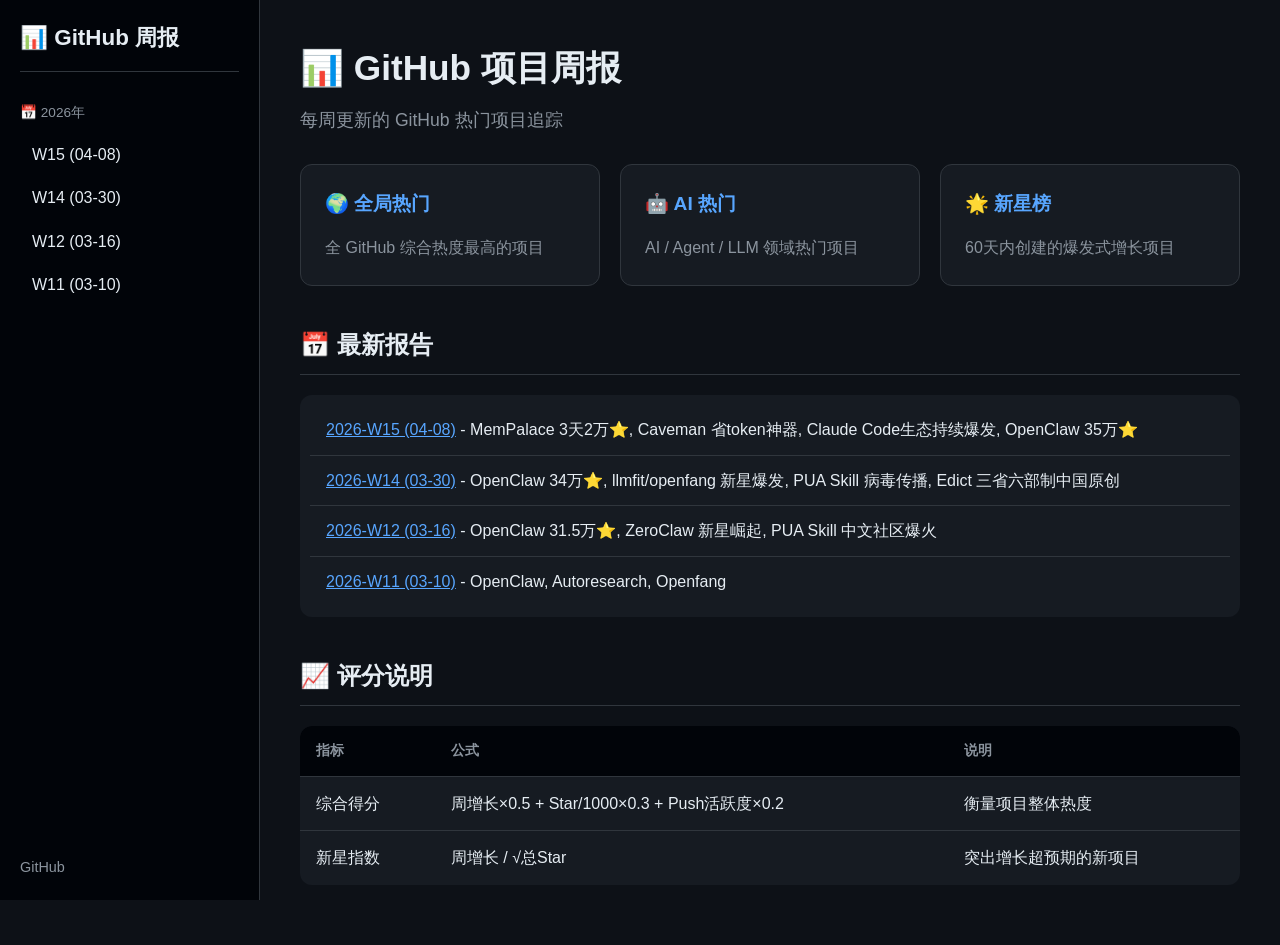
<file: docs/index.html>
<!DOCTYPE html>
<html lang="zh-CN">
<head>
    <meta charset="UTF-8">
    <meta name="viewport" content="width=device-width, initial-scale=1.0">
    <title>GitHub 项目周报</title>
    <link rel="stylesheet" href="assets/css/style.css">
</head>
<body>
    <nav class="sidebar">
        <div class="logo">📊 GitHub 周报</div>
        <ul class="nav-list">
            <li class="nav-section">📅 2026年</li>
            <li><a href="reports/2026/W15.html">W15 (04-08)</a></li>
            <li><a href="reports/2026/W14.html">W14 (03-30)</a></li>
            <li><a href="reports/2026/W12.html">W12 (03-16)</a></li>
            <li><a href="reports/2026/W11.html">W11 (03-10)</a></li>
        </ul>
        <div class="nav-footer">
            <a href="https://github.com/MashellHan/github-weekly-reports">GitHub</a>
        </div>
    </nav>
    <main class="content">
        <h1>📊 GitHub 项目周报</h1>
        <p class="subtitle">每周更新的 GitHub 热门项目追踪</p>
        <div class="cards">
            <div class="card"><h3>🌍 全局热门</h3><p>全 GitHub 综合热度最高的项目</p></div>
            <div class="card"><h3>🤖 AI 热门</h3><p>AI / Agent / LLM 领域热门项目</p></div>
            <div class="card"><h3>🌟 新星榜</h3><p>60天内创建的爆发式增长项目</p></div>
        </div>
        <h2>📅 最新报告</h2>
        <ul class="report-list">
            <li><a href="reports/2026/W15.html">2026-W15 (04-08)</a> - MemPalace 3天2万⭐, Caveman 省token神器, Claude Code生态持续爆发, OpenClaw 35万⭐</li>
            <li><a href="reports/2026/W14.html">2026-W14 (03-30)</a> - OpenClaw 34万⭐, llmfit/openfang 新星爆发, PUA Skill 病毒传播, Edict 三省六部制中国原创</li>
            <li><a href="reports/2026/W12.html">2026-W12 (03-16)</a> - OpenClaw 31.5万⭐, ZeroClaw 新星崛起, PUA Skill 中文社区爆火</li>
            <li><a href="reports/2026/W11.html">2026-W11 (03-10)</a> - OpenClaw, Autoresearch, Openfang</li>
        </ul>
        <h2>📈 评分说明</h2>
        <table>
            <tr><th>指标</th><th>公式</th><th>说明</th></tr>
            <tr><td>综合得分</td><td>周增长×0.5 + Star/1000×0.3 + Push活跃度×0.2</td><td>衡量项目整体热度</td></tr>
            <tr><td>新星指数</td><td>周增长 / √总Star</td><td>突出增长超预期的新项目</td></tr>
        </table>
    </main>
</body>
</html>
</file>
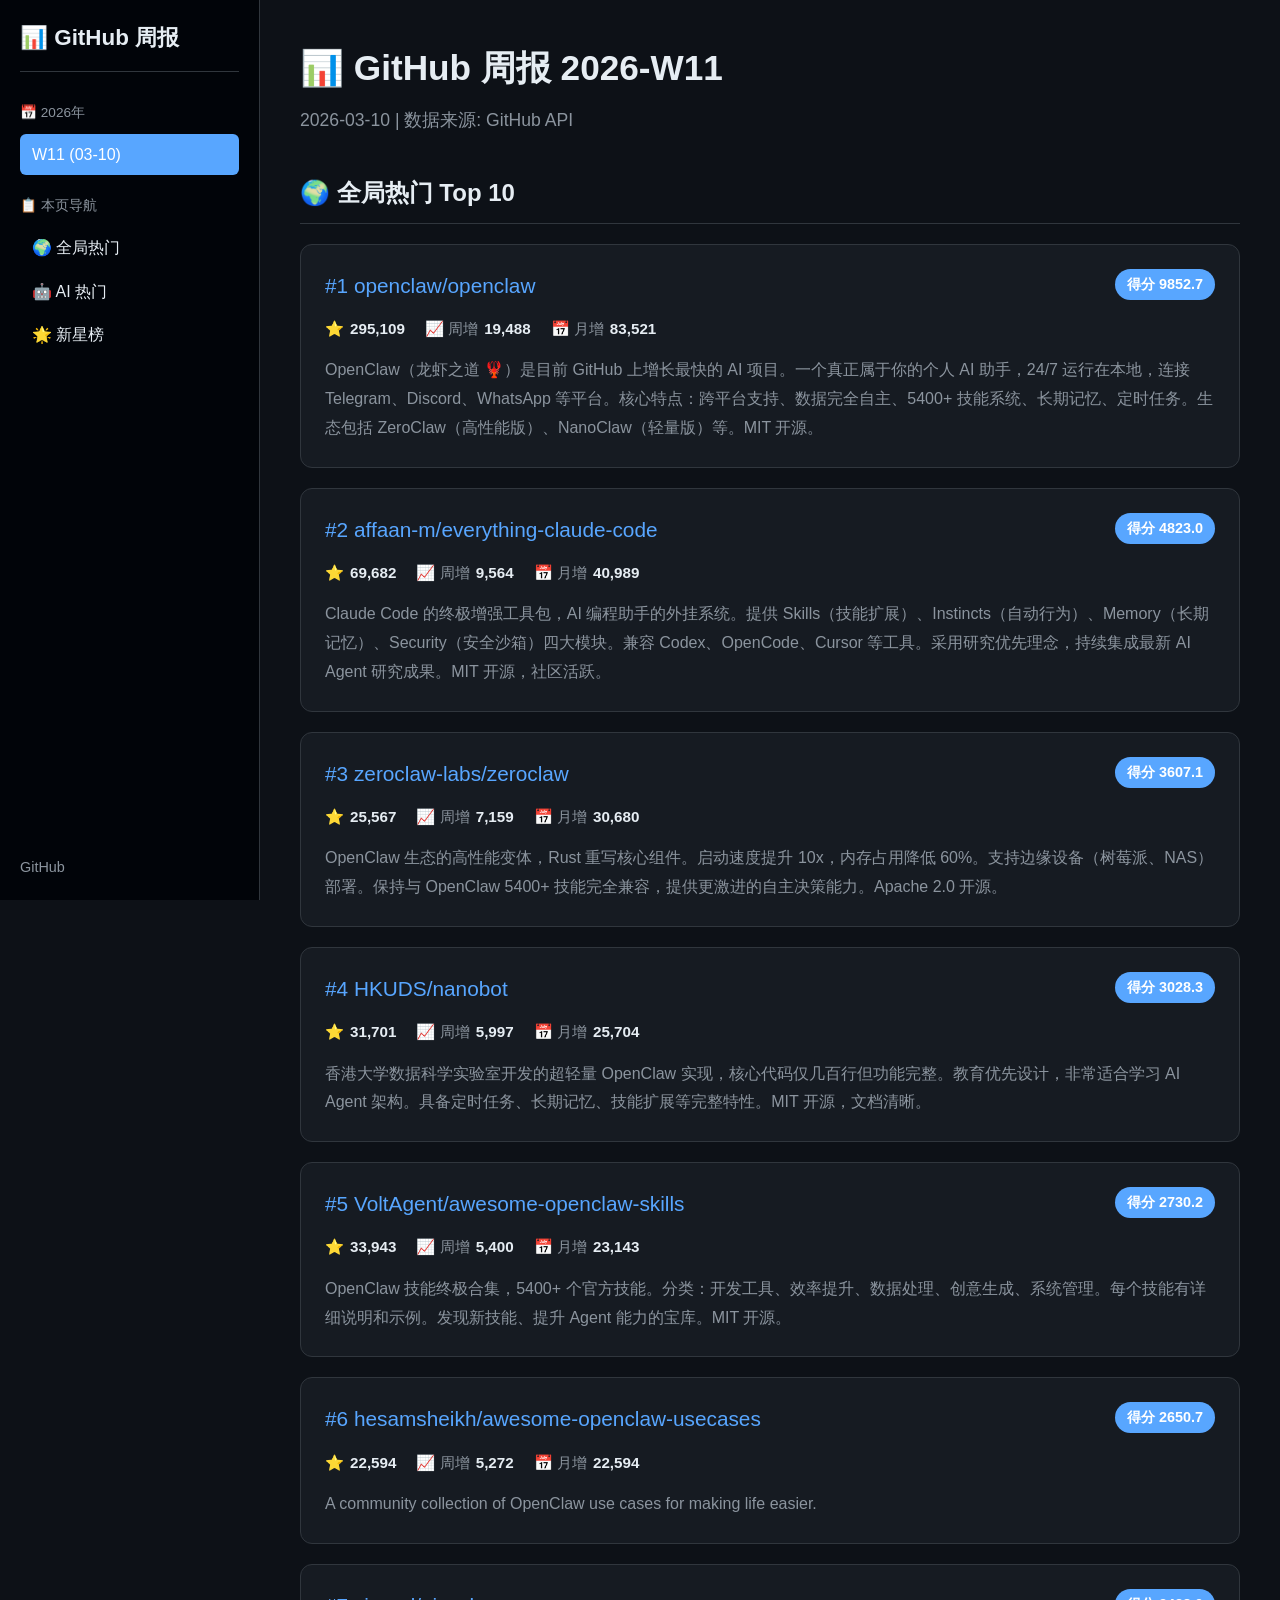
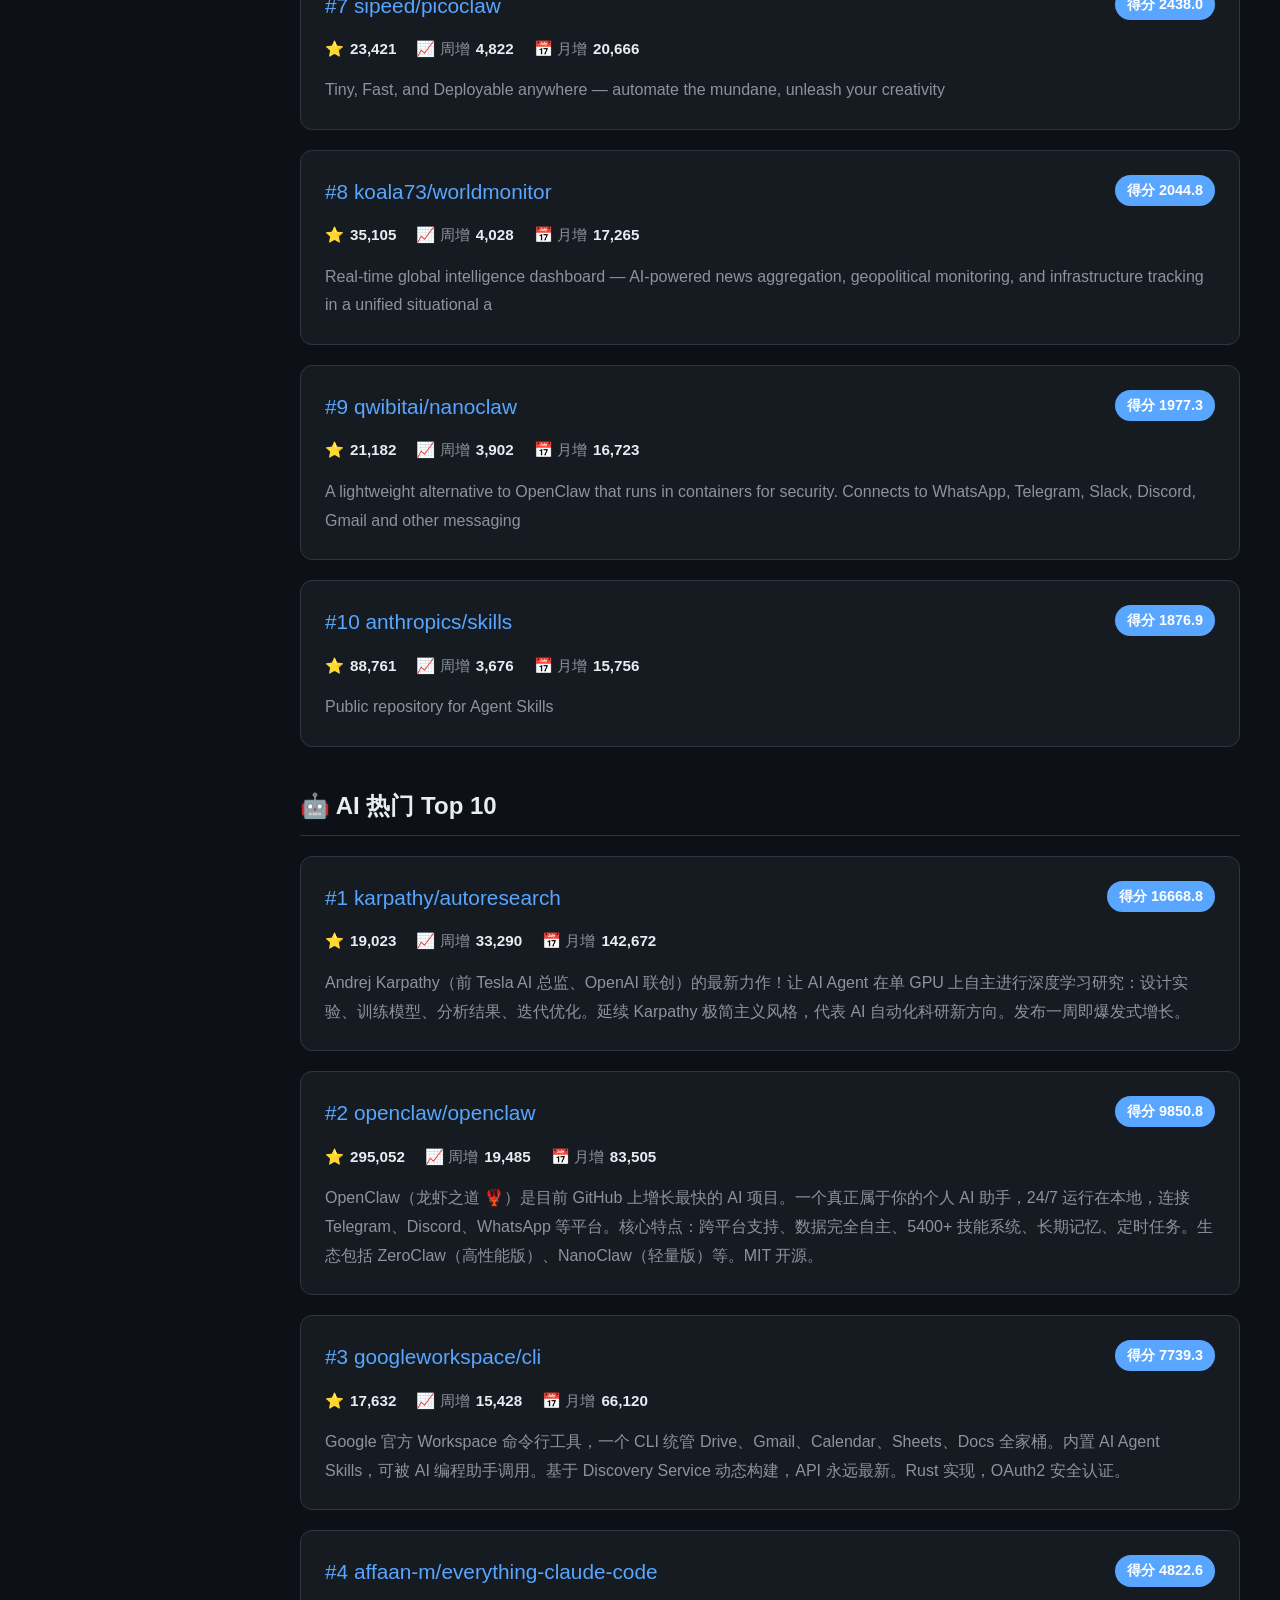
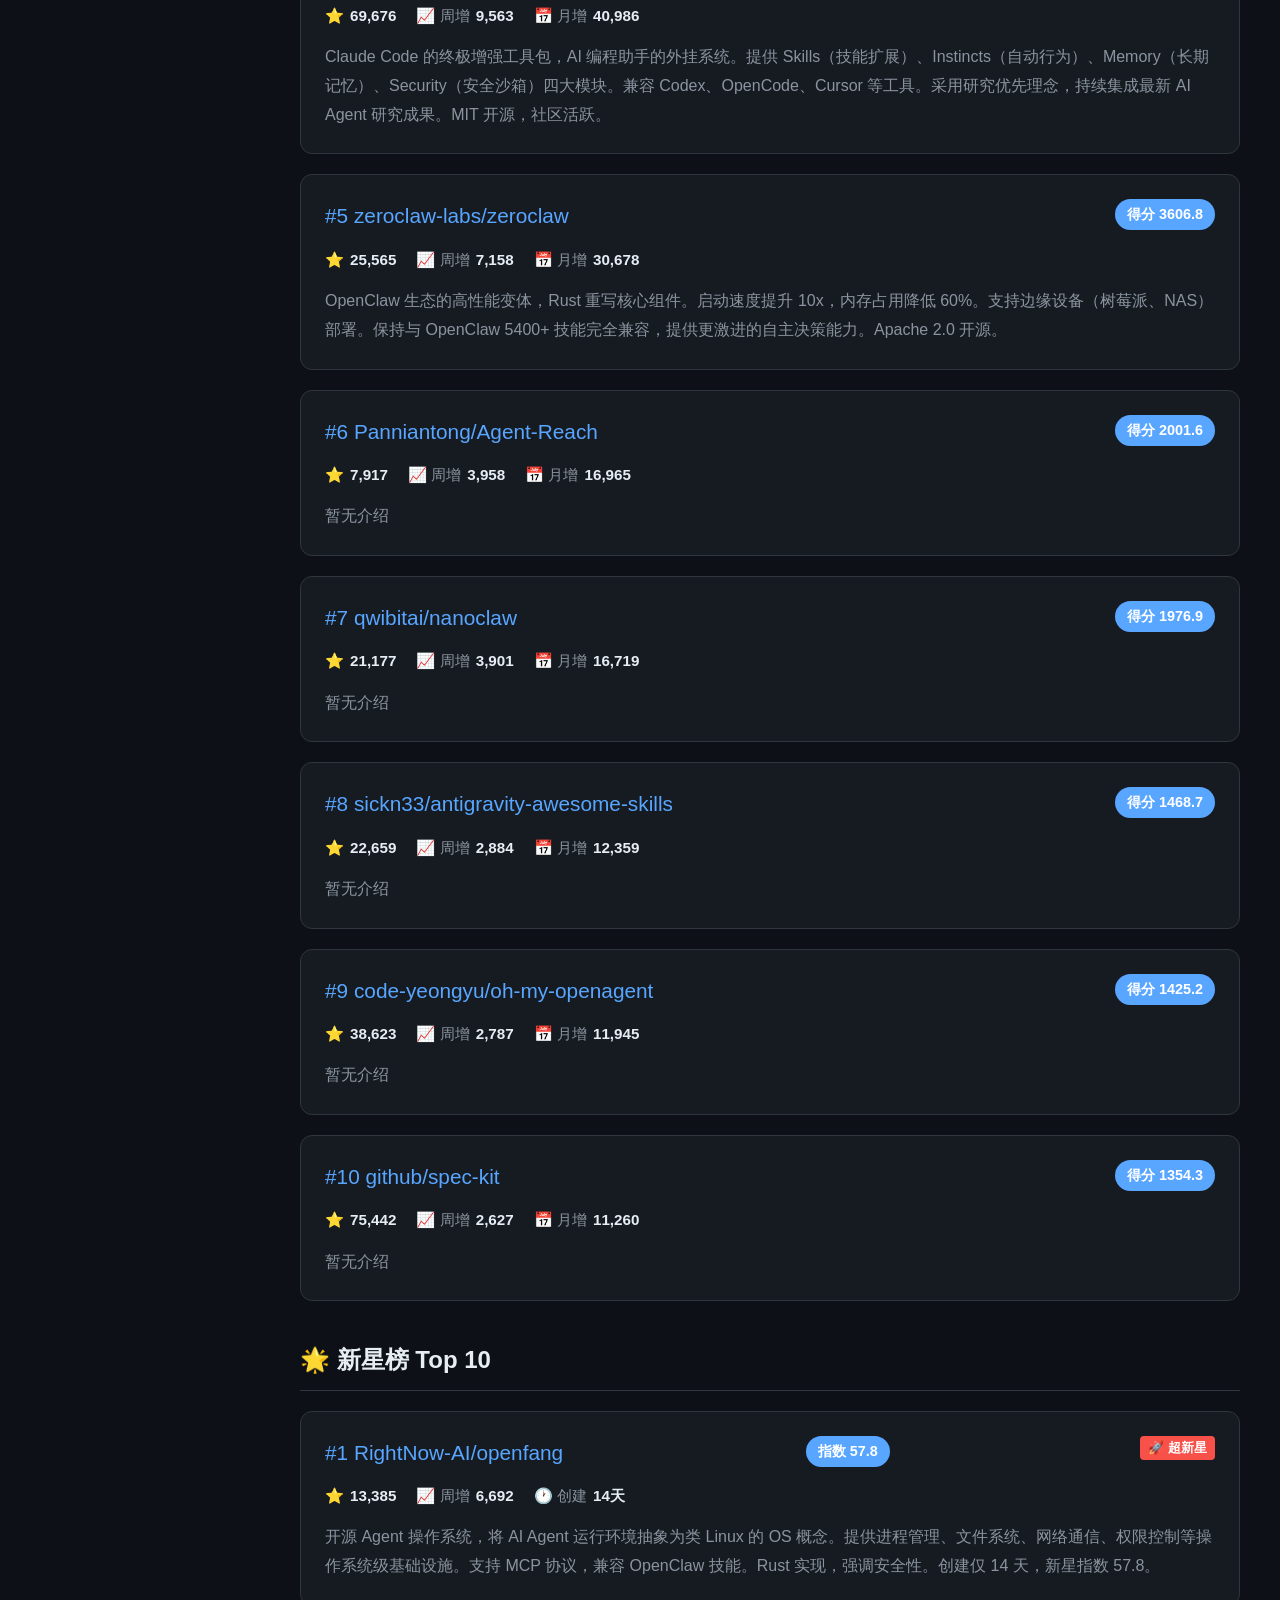
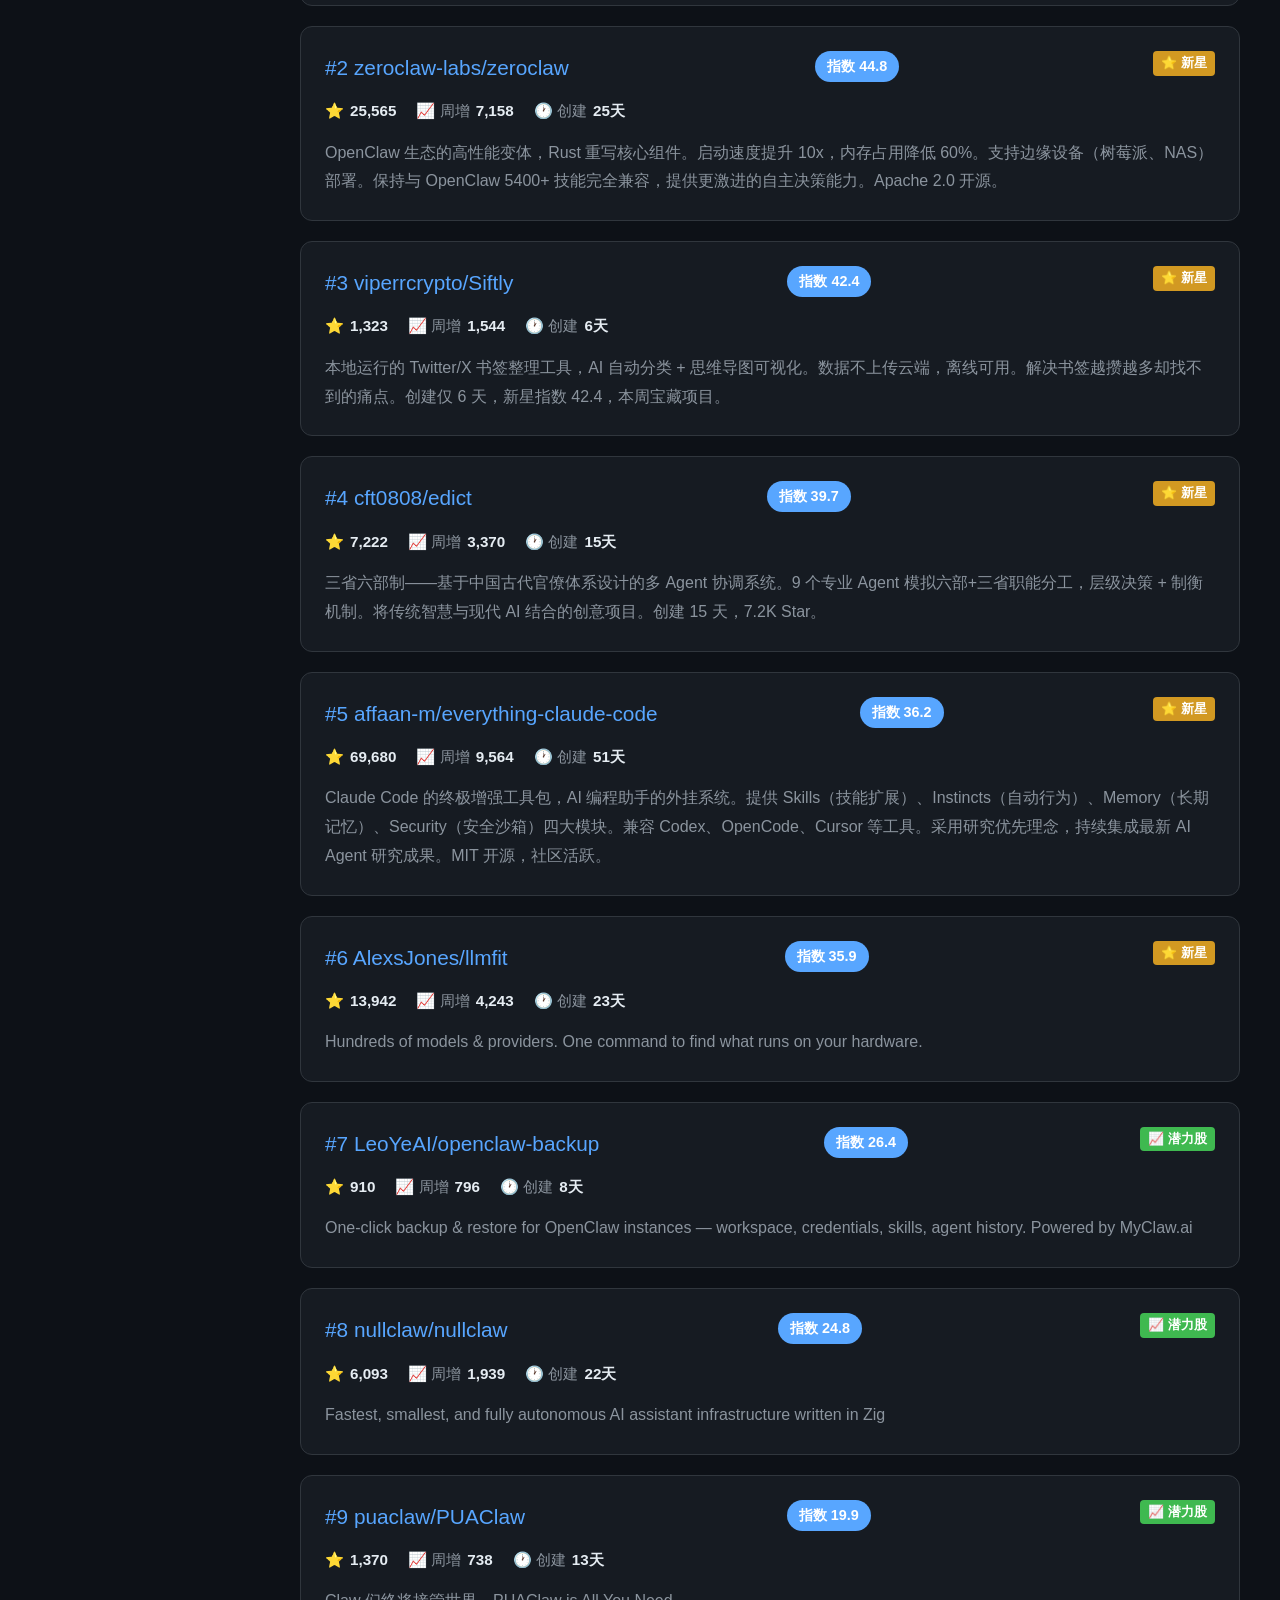
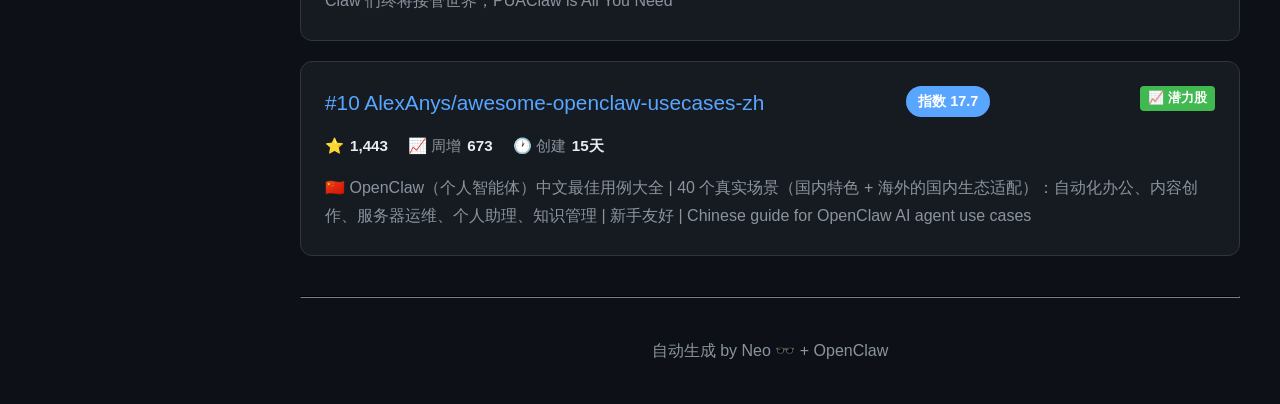
<file: docs/reports/2026/W11.html>
<!DOCTYPE html>
<html lang="zh-CN">
<head>
    <meta charset="UTF-8">
    <meta name="viewport" content="width=device-width, initial-scale=1.0">
    <title>GitHub 周报 2026-W11</title>
    <link rel="stylesheet" href="../../assets/css/style.css">
</head>
<body>
    <nav class="sidebar">
        <div class="logo"><a href="../../index.html">📊 GitHub 周报</a></div>
        <ul class="nav-list">
            <li class="nav-section">📅 2026年</li>
            <li><a href="W11.html" class="active">W11 (03-10)</a></li>
        </ul>
        <ul class="nav-list">
            <li class="nav-section">📋 本页导航</li>
            <li><a href="#global">🌍 全局热门</a></li>
            <li><a href="#ai">🤖 AI 热门</a></li>
            <li><a href="#rising">🌟 新星榜</a></li>
        </ul>
        <div class="nav-footer"><a href="https://github.com/MashellHan/github-weekly-reports">GitHub</a></div>
    </nav>
    <main class="content">
        <h1>📊 GitHub 周报 2026-W11</h1>
        <p class="subtitle">2026-03-10 | 数据来源: GitHub API</p>
<h2 id="global">🌍 全局热门 Top 10</h2><div class="project">
<div class="project-header"><a href="https://github.com/openclaw/openclaw" target="_blank" class="project-title">#1 openclaw/openclaw</a><span class="project-rank">得分 9852.7</span></div>
<div class="project-stats"><span class="stat">⭐ <span class="stat-value">295,109</span></span><span class="stat">📈 周增 <span class="stat-value">19,488</span></span><span class="stat">📅 月增 <span class="stat-value">83,521</span></span></div>
<div class="project-desc">OpenClaw（龙虾之道 🦞）是目前 GitHub 上增长最快的 AI 项目。一个真正属于你的个人 AI 助手，24/7 运行在本地，连接 Telegram、Discord、WhatsApp 等平台。核心特点：跨平台支持、数据完全自主、5400+ 技能系统、长期记忆、定时任务。生态包括 ZeroClaw（高性能版）、NanoClaw（轻量版）等。MIT 开源。</div></div><div class="project">
<div class="project-header"><a href="https://github.com/affaan-m/everything-claude-code" target="_blank" class="project-title">#2 affaan-m/everything-claude-code</a><span class="project-rank">得分 4823.0</span></div>
<div class="project-stats"><span class="stat">⭐ <span class="stat-value">69,682</span></span><span class="stat">📈 周增 <span class="stat-value">9,564</span></span><span class="stat">📅 月增 <span class="stat-value">40,989</span></span></div>
<div class="project-desc">Claude Code 的终极增强工具包，AI 编程助手的外挂系统。提供 Skills（技能扩展）、Instincts（自动行为）、Memory（长期记忆）、Security（安全沙箱）四大模块。兼容 Codex、OpenCode、Cursor 等工具。采用研究优先理念，持续集成最新 AI Agent 研究成果。MIT 开源，社区活跃。</div></div><div class="project">
<div class="project-header"><a href="https://github.com/zeroclaw-labs/zeroclaw" target="_blank" class="project-title">#3 zeroclaw-labs/zeroclaw</a><span class="project-rank">得分 3607.1</span></div>
<div class="project-stats"><span class="stat">⭐ <span class="stat-value">25,567</span></span><span class="stat">📈 周增 <span class="stat-value">7,159</span></span><span class="stat">📅 月增 <span class="stat-value">30,680</span></span></div>
<div class="project-desc">OpenClaw 生态的高性能变体，Rust 重写核心组件。启动速度提升 10x，内存占用降低 60%。支持边缘设备（树莓派、NAS）部署。保持与 OpenClaw 5400+ 技能完全兼容，提供更激进的自主决策能力。Apache 2.0 开源。</div></div><div class="project">
<div class="project-header"><a href="https://github.com/HKUDS/nanobot" target="_blank" class="project-title">#4 HKUDS/nanobot</a><span class="project-rank">得分 3028.3</span></div>
<div class="project-stats"><span class="stat">⭐ <span class="stat-value">31,701</span></span><span class="stat">📈 周增 <span class="stat-value">5,997</span></span><span class="stat">📅 月增 <span class="stat-value">25,704</span></span></div>
<div class="project-desc">香港大学数据科学实验室开发的超轻量 OpenClaw 实现，核心代码仅几百行但功能完整。教育优先设计，非常适合学习 AI Agent 架构。具备定时任务、长期记忆、技能扩展等完整特性。MIT 开源，文档清晰。</div></div><div class="project">
<div class="project-header"><a href="https://github.com/VoltAgent/awesome-openclaw-skills" target="_blank" class="project-title">#5 VoltAgent/awesome-openclaw-skills</a><span class="project-rank">得分 2730.2</span></div>
<div class="project-stats"><span class="stat">⭐ <span class="stat-value">33,943</span></span><span class="stat">📈 周增 <span class="stat-value">5,400</span></span><span class="stat">📅 月增 <span class="stat-value">23,143</span></span></div>
<div class="project-desc">OpenClaw 技能终极合集，5400+ 个官方技能。分类：开发工具、效率提升、数据处理、创意生成、系统管理。每个技能有详细说明和示例。发现新技能、提升 Agent 能力的宝库。MIT 开源。</div></div><div class="project">
<div class="project-header"><a href="https://github.com/hesamsheikh/awesome-openclaw-usecases" target="_blank" class="project-title">#6 hesamsheikh/awesome-openclaw-usecases</a><span class="project-rank">得分 2650.7</span></div>
<div class="project-stats"><span class="stat">⭐ <span class="stat-value">22,594</span></span><span class="stat">📈 周增 <span class="stat-value">5,272</span></span><span class="stat">📅 月增 <span class="stat-value">22,594</span></span></div>
<div class="project-desc">A community collection of OpenClaw use cases for making life easier.</div></div><div class="project">
<div class="project-header"><a href="https://github.com/sipeed/picoclaw" target="_blank" class="project-title">#7 sipeed/picoclaw</a><span class="project-rank">得分 2438.0</span></div>
<div class="project-stats"><span class="stat">⭐ <span class="stat-value">23,421</span></span><span class="stat">📈 周增 <span class="stat-value">4,822</span></span><span class="stat">📅 月增 <span class="stat-value">20,666</span></span></div>
<div class="project-desc">Tiny, Fast, and Deployable anywhere — automate the mundane, unleash your creativity</div></div><div class="project">
<div class="project-header"><a href="https://github.com/koala73/worldmonitor" target="_blank" class="project-title">#8 koala73/worldmonitor</a><span class="project-rank">得分 2044.8</span></div>
<div class="project-stats"><span class="stat">⭐ <span class="stat-value">35,105</span></span><span class="stat">📈 周增 <span class="stat-value">4,028</span></span><span class="stat">📅 月增 <span class="stat-value">17,265</span></span></div>
<div class="project-desc">Real-time global intelligence dashboard — AI-powered news aggregation, geopolitical monitoring, and infrastructure tracking in a unified situational a</div></div><div class="project">
<div class="project-header"><a href="https://github.com/qwibitai/nanoclaw" target="_blank" class="project-title">#9 qwibitai/nanoclaw</a><span class="project-rank">得分 1977.3</span></div>
<div class="project-stats"><span class="stat">⭐ <span class="stat-value">21,182</span></span><span class="stat">📈 周增 <span class="stat-value">3,902</span></span><span class="stat">📅 月增 <span class="stat-value">16,723</span></span></div>
<div class="project-desc">A lightweight alternative to OpenClaw that runs in containers for security. Connects to WhatsApp, Telegram, Slack, Discord, Gmail and other messaging </div></div><div class="project">
<div class="project-header"><a href="https://github.com/anthropics/skills" target="_blank" class="project-title">#10 anthropics/skills</a><span class="project-rank">得分 1876.9</span></div>
<div class="project-stats"><span class="stat">⭐ <span class="stat-value">88,761</span></span><span class="stat">📈 周增 <span class="stat-value">3,676</span></span><span class="stat">📅 月增 <span class="stat-value">15,756</span></span></div>
<div class="project-desc">Public repository for Agent Skills</div></div><h2 id="ai">🤖 AI 热门 Top 10</h2><div class="project">
<div class="project-header"><a href="https://github.com/karpathy/autoresearch" target="_blank" class="project-title">#1 karpathy/autoresearch</a><span class="project-rank">得分 16668.8</span></div>
<div class="project-stats"><span class="stat">⭐ <span class="stat-value">19,023</span></span><span class="stat">📈 周增 <span class="stat-value">33,290</span></span><span class="stat">📅 月增 <span class="stat-value">142,672</span></span></div>
<div class="project-desc">Andrej Karpathy（前 Tesla AI 总监、OpenAI 联创）的最新力作！让 AI Agent 在单 GPU 上自主进行深度学习研究：设计实验、训练模型、分析结果、迭代优化。延续 Karpathy 极简主义风格，代表 AI 自动化科研新方向。发布一周即爆发式增长。</div></div><div class="project">
<div class="project-header"><a href="https://github.com/openclaw/openclaw" target="_blank" class="project-title">#2 openclaw/openclaw</a><span class="project-rank">得分 9850.8</span></div>
<div class="project-stats"><span class="stat">⭐ <span class="stat-value">295,052</span></span><span class="stat">📈 周增 <span class="stat-value">19,485</span></span><span class="stat">📅 月增 <span class="stat-value">83,505</span></span></div>
<div class="project-desc">OpenClaw（龙虾之道 🦞）是目前 GitHub 上增长最快的 AI 项目。一个真正属于你的个人 AI 助手，24/7 运行在本地，连接 Telegram、Discord、WhatsApp 等平台。核心特点：跨平台支持、数据完全自主、5400+ 技能系统、长期记忆、定时任务。生态包括 ZeroClaw（高性能版）、NanoClaw（轻量版）等。MIT 开源。</div></div><div class="project">
<div class="project-header"><a href="https://github.com/googleworkspace/cli" target="_blank" class="project-title">#3 googleworkspace/cli</a><span class="project-rank">得分 7739.3</span></div>
<div class="project-stats"><span class="stat">⭐ <span class="stat-value">17,632</span></span><span class="stat">📈 周增 <span class="stat-value">15,428</span></span><span class="stat">📅 月增 <span class="stat-value">66,120</span></span></div>
<div class="project-desc">Google 官方 Workspace 命令行工具，一个 CLI 统管 Drive、Gmail、Calendar、Sheets、Docs 全家桶。内置 AI Agent Skills，可被 AI 编程助手调用。基于 Discovery Service 动态构建，API 永远最新。Rust 实现，OAuth2 安全认证。</div></div><div class="project">
<div class="project-header"><a href="https://github.com/affaan-m/everything-claude-code" target="_blank" class="project-title">#4 affaan-m/everything-claude-code</a><span class="project-rank">得分 4822.6</span></div>
<div class="project-stats"><span class="stat">⭐ <span class="stat-value">69,676</span></span><span class="stat">📈 周增 <span class="stat-value">9,563</span></span><span class="stat">📅 月增 <span class="stat-value">40,986</span></span></div>
<div class="project-desc">Claude Code 的终极增强工具包，AI 编程助手的外挂系统。提供 Skills（技能扩展）、Instincts（自动行为）、Memory（长期记忆）、Security（安全沙箱）四大模块。兼容 Codex、OpenCode、Cursor 等工具。采用研究优先理念，持续集成最新 AI Agent 研究成果。MIT 开源，社区活跃。</div></div><div class="project">
<div class="project-header"><a href="https://github.com/zeroclaw-labs/zeroclaw" target="_blank" class="project-title">#5 zeroclaw-labs/zeroclaw</a><span class="project-rank">得分 3606.8</span></div>
<div class="project-stats"><span class="stat">⭐ <span class="stat-value">25,565</span></span><span class="stat">📈 周增 <span class="stat-value">7,158</span></span><span class="stat">📅 月增 <span class="stat-value">30,678</span></span></div>
<div class="project-desc">OpenClaw 生态的高性能变体，Rust 重写核心组件。启动速度提升 10x，内存占用降低 60%。支持边缘设备（树莓派、NAS）部署。保持与 OpenClaw 5400+ 技能完全兼容，提供更激进的自主决策能力。Apache 2.0 开源。</div></div><div class="project">
<div class="project-header"><a href="https://github.com/Panniantong/Agent-Reach" target="_blank" class="project-title">#6 Panniantong/Agent-Reach</a><span class="project-rank">得分 2001.6</span></div>
<div class="project-stats"><span class="stat">⭐ <span class="stat-value">7,917</span></span><span class="stat">📈 周增 <span class="stat-value">3,958</span></span><span class="stat">📅 月增 <span class="stat-value">16,965</span></span></div>
<div class="project-desc">暂无介绍</div></div><div class="project">
<div class="project-header"><a href="https://github.com/qwibitai/nanoclaw" target="_blank" class="project-title">#7 qwibitai/nanoclaw</a><span class="project-rank">得分 1976.9</span></div>
<div class="project-stats"><span class="stat">⭐ <span class="stat-value">21,177</span></span><span class="stat">📈 周增 <span class="stat-value">3,901</span></span><span class="stat">📅 月增 <span class="stat-value">16,719</span></span></div>
<div class="project-desc">暂无介绍</div></div><div class="project">
<div class="project-header"><a href="https://github.com/sickn33/antigravity-awesome-skills" target="_blank" class="project-title">#8 sickn33/antigravity-awesome-skills</a><span class="project-rank">得分 1468.7</span></div>
<div class="project-stats"><span class="stat">⭐ <span class="stat-value">22,659</span></span><span class="stat">📈 周增 <span class="stat-value">2,884</span></span><span class="stat">📅 月增 <span class="stat-value">12,359</span></span></div>
<div class="project-desc">暂无介绍</div></div><div class="project">
<div class="project-header"><a href="https://github.com/code-yeongyu/oh-my-openagent" target="_blank" class="project-title">#9 code-yeongyu/oh-my-openagent</a><span class="project-rank">得分 1425.2</span></div>
<div class="project-stats"><span class="stat">⭐ <span class="stat-value">38,623</span></span><span class="stat">📈 周增 <span class="stat-value">2,787</span></span><span class="stat">📅 月增 <span class="stat-value">11,945</span></span></div>
<div class="project-desc">暂无介绍</div></div><div class="project">
<div class="project-header"><a href="https://github.com/github/spec-kit" target="_blank" class="project-title">#10 github/spec-kit</a><span class="project-rank">得分 1354.3</span></div>
<div class="project-stats"><span class="stat">⭐ <span class="stat-value">75,442</span></span><span class="stat">📈 周增 <span class="stat-value">2,627</span></span><span class="stat">📅 月增 <span class="stat-value">11,260</span></span></div>
<div class="project-desc">暂无介绍</div></div><h2 id="rising">🌟 新星榜 Top 10</h2><div class="project">
<div class="project-header"><a href="https://github.com/RightNow-AI/openfang" target="_blank" class="project-title">#1 RightNow-AI/openfang</a><span class="project-rank">指数 57.8</span><span class="rising-badge hot">🚀 超新星</span></div>
<div class="project-stats"><span class="stat">⭐ <span class="stat-value">13,385</span></span><span class="stat">📈 周增 <span class="stat-value">6,692</span></span><span class="stat">🕐 创建 <span class="stat-value">14天</span></span></div>
<div class="project-desc">开源 Agent 操作系统，将 AI Agent 运行环境抽象为类 Linux 的 OS 概念。提供进程管理、文件系统、网络通信、权限控制等操作系统级基础设施。支持 MCP 协议，兼容 OpenClaw 技能。Rust 实现，强调安全性。创建仅 14 天，新星指数 57.8。</div></div><div class="project">
<div class="project-header"><a href="https://github.com/zeroclaw-labs/zeroclaw" target="_blank" class="project-title">#2 zeroclaw-labs/zeroclaw</a><span class="project-rank">指数 44.8</span><span class="rising-badge warm">⭐ 新星</span></div>
<div class="project-stats"><span class="stat">⭐ <span class="stat-value">25,565</span></span><span class="stat">📈 周增 <span class="stat-value">7,158</span></span><span class="stat">🕐 创建 <span class="stat-value">25天</span></span></div>
<div class="project-desc">OpenClaw 生态的高性能变体，Rust 重写核心组件。启动速度提升 10x，内存占用降低 60%。支持边缘设备（树莓派、NAS）部署。保持与 OpenClaw 5400+ 技能完全兼容，提供更激进的自主决策能力。Apache 2.0 开源。</div></div><div class="project">
<div class="project-header"><a href="https://github.com/viperrcrypto/Siftly" target="_blank" class="project-title">#3 viperrcrypto/Siftly</a><span class="project-rank">指数 42.4</span><span class="rising-badge warm">⭐ 新星</span></div>
<div class="project-stats"><span class="stat">⭐ <span class="stat-value">1,323</span></span><span class="stat">📈 周增 <span class="stat-value">1,544</span></span><span class="stat">🕐 创建 <span class="stat-value">6天</span></span></div>
<div class="project-desc">本地运行的 Twitter/X 书签整理工具，AI 自动分类 + 思维导图可视化。数据不上传云端，离线可用。解决书签越攒越多却找不到的痛点。创建仅 6 天，新星指数 42.4，本周宝藏项目。</div></div><div class="project">
<div class="project-header"><a href="https://github.com/cft0808/edict" target="_blank" class="project-title">#4 cft0808/edict</a><span class="project-rank">指数 39.7</span><span class="rising-badge warm">⭐ 新星</span></div>
<div class="project-stats"><span class="stat">⭐ <span class="stat-value">7,222</span></span><span class="stat">📈 周增 <span class="stat-value">3,370</span></span><span class="stat">🕐 创建 <span class="stat-value">15天</span></span></div>
<div class="project-desc">三省六部制——基于中国古代官僚体系设计的多 Agent 协调系统。9 个专业 Agent 模拟六部+三省职能分工，层级决策 + 制衡机制。将传统智慧与现代 AI 结合的创意项目。创建 15 天，7.2K Star。</div></div><div class="project">
<div class="project-header"><a href="https://github.com/affaan-m/everything-claude-code" target="_blank" class="project-title">#5 affaan-m/everything-claude-code</a><span class="project-rank">指数 36.2</span><span class="rising-badge warm">⭐ 新星</span></div>
<div class="project-stats"><span class="stat">⭐ <span class="stat-value">69,680</span></span><span class="stat">📈 周增 <span class="stat-value">9,564</span></span><span class="stat">🕐 创建 <span class="stat-value">51天</span></span></div>
<div class="project-desc">Claude Code 的终极增强工具包，AI 编程助手的外挂系统。提供 Skills（技能扩展）、Instincts（自动行为）、Memory（长期记忆）、Security（安全沙箱）四大模块。兼容 Codex、OpenCode、Cursor 等工具。采用研究优先理念，持续集成最新 AI Agent 研究成果。MIT 开源，社区活跃。</div></div><div class="project">
<div class="project-header"><a href="https://github.com/AlexsJones/llmfit" target="_blank" class="project-title">#6 AlexsJones/llmfit</a><span class="project-rank">指数 35.9</span><span class="rising-badge warm">⭐ 新星</span></div>
<div class="project-stats"><span class="stat">⭐ <span class="stat-value">13,942</span></span><span class="stat">📈 周增 <span class="stat-value">4,243</span></span><span class="stat">🕐 创建 <span class="stat-value">23天</span></span></div>
<div class="project-desc">Hundreds of models & providers. One command to find what runs on your hardware.</div></div><div class="project">
<div class="project-header"><a href="https://github.com/LeoYeAI/openclaw-backup" target="_blank" class="project-title">#7 LeoYeAI/openclaw-backup</a><span class="project-rank">指数 26.4</span><span class="rising-badge growing">📈 潜力股</span></div>
<div class="project-stats"><span class="stat">⭐ <span class="stat-value">910</span></span><span class="stat">📈 周增 <span class="stat-value">796</span></span><span class="stat">🕐 创建 <span class="stat-value">8天</span></span></div>
<div class="project-desc">One-click backup & restore for OpenClaw instances — workspace, credentials, skills, agent history. Powered by MyClaw.ai</div></div><div class="project">
<div class="project-header"><a href="https://github.com/nullclaw/nullclaw" target="_blank" class="project-title">#8 nullclaw/nullclaw</a><span class="project-rank">指数 24.8</span><span class="rising-badge growing">📈 潜力股</span></div>
<div class="project-stats"><span class="stat">⭐ <span class="stat-value">6,093</span></span><span class="stat">📈 周增 <span class="stat-value">1,939</span></span><span class="stat">🕐 创建 <span class="stat-value">22天</span></span></div>
<div class="project-desc">Fastest, smallest, and fully autonomous AI assistant infrastructure written in Zig</div></div><div class="project">
<div class="project-header"><a href="https://github.com/puaclaw/PUAClaw" target="_blank" class="project-title">#9 puaclaw/PUAClaw</a><span class="project-rank">指数 19.9</span><span class="rising-badge growing">📈 潜力股</span></div>
<div class="project-stats"><span class="stat">⭐ <span class="stat-value">1,370</span></span><span class="stat">📈 周增 <span class="stat-value">738</span></span><span class="stat">🕐 创建 <span class="stat-value">13天</span></span></div>
<div class="project-desc">Claw 们终将接管世界，PUAClaw is All You Need</div></div><div class="project">
<div class="project-header"><a href="https://github.com/AlexAnys/awesome-openclaw-usecases-zh" target="_blank" class="project-title">#10 AlexAnys/awesome-openclaw-usecases-zh</a><span class="project-rank">指数 17.7</span><span class="rising-badge growing">📈 潜力股</span></div>
<div class="project-stats"><span class="stat">⭐ <span class="stat-value">1,443</span></span><span class="stat">📈 周增 <span class="stat-value">673</span></span><span class="stat">🕐 创建 <span class="stat-value">15天</span></span></div>
<div class="project-desc">🇨🇳 OpenClaw（个人智能体）中文最佳用例大全 | 40 个真实场景（国内特色 + 海外的国内生态适配）：自动化办公、内容创作、服务器运维、个人助理、知识管理 | 新手友好 | Chinese guide for OpenClaw AI agent use cases</div></div><hr style="margin:40px 0;border-color:var(--border)"><p style="color:var(--text-secondary);text-align:center;">自动生成 by Neo 🕶️ + OpenClaw</p></main></body></html>
</file>
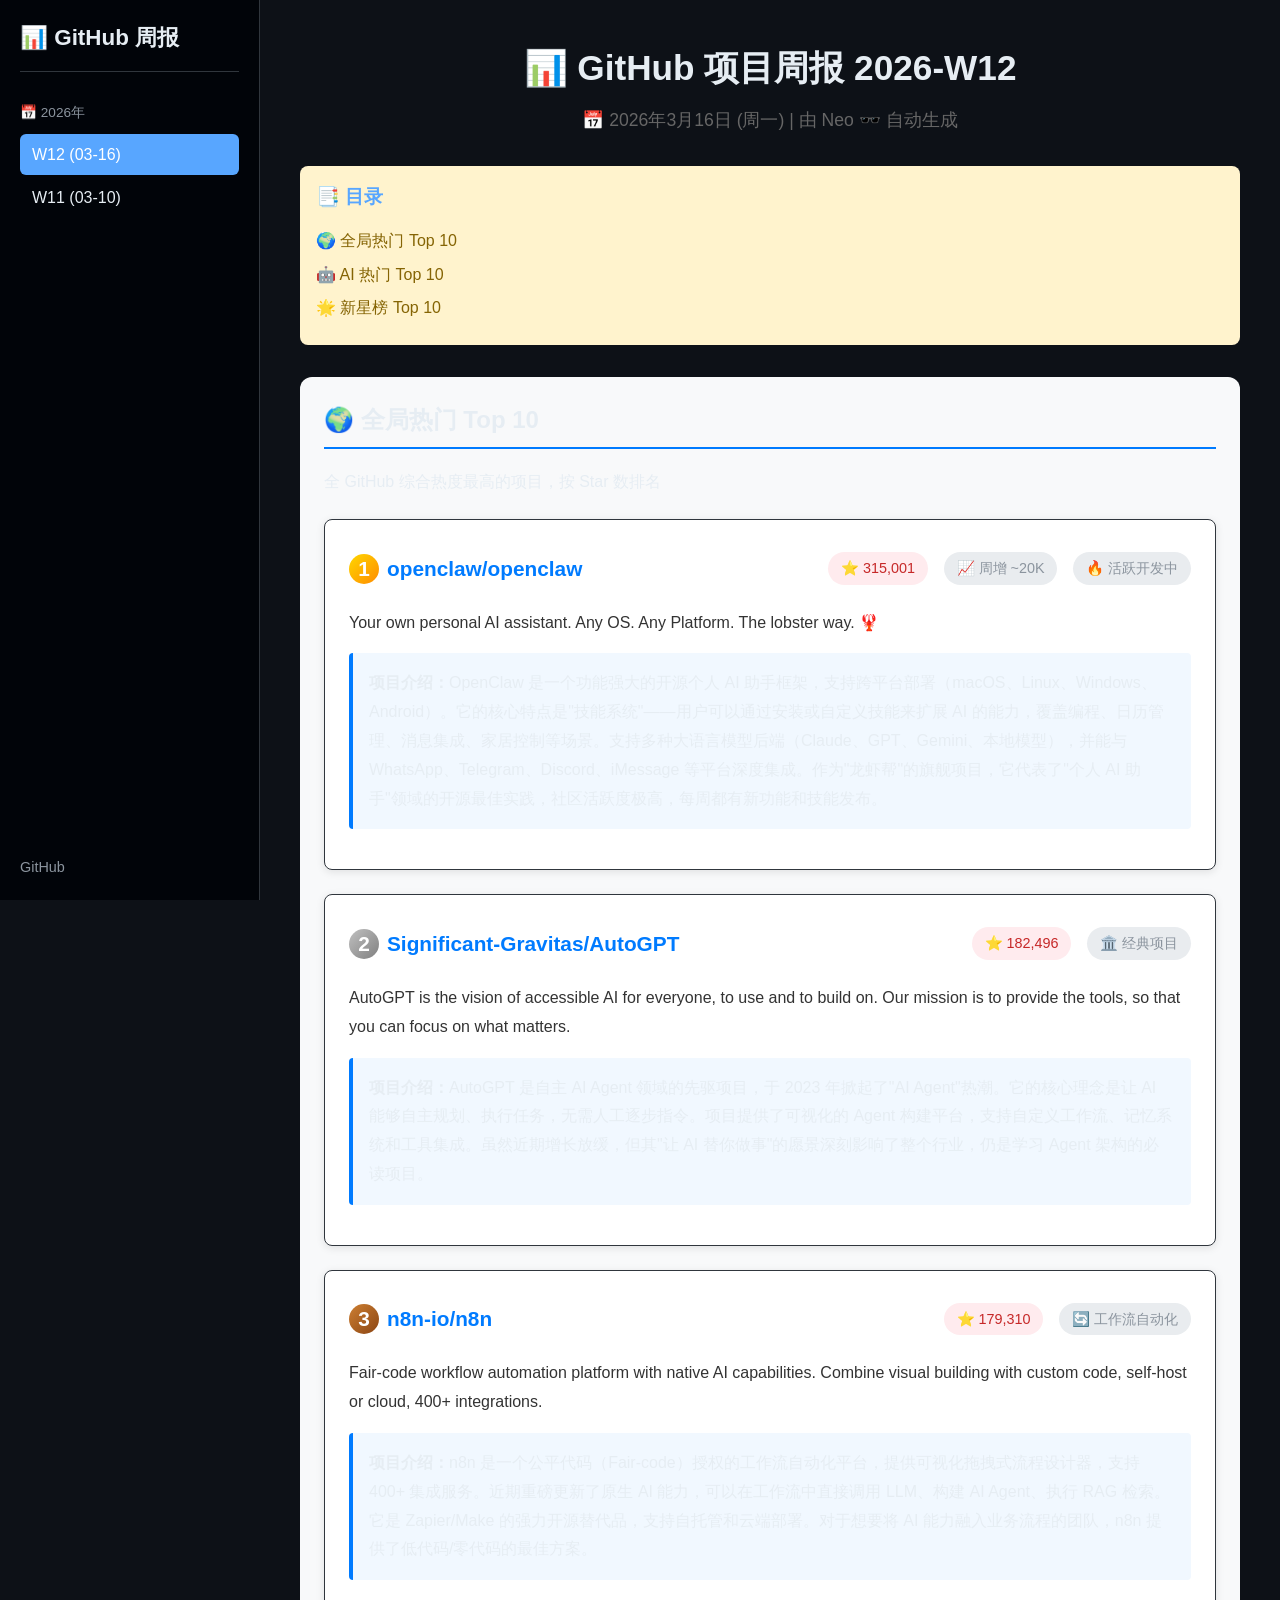
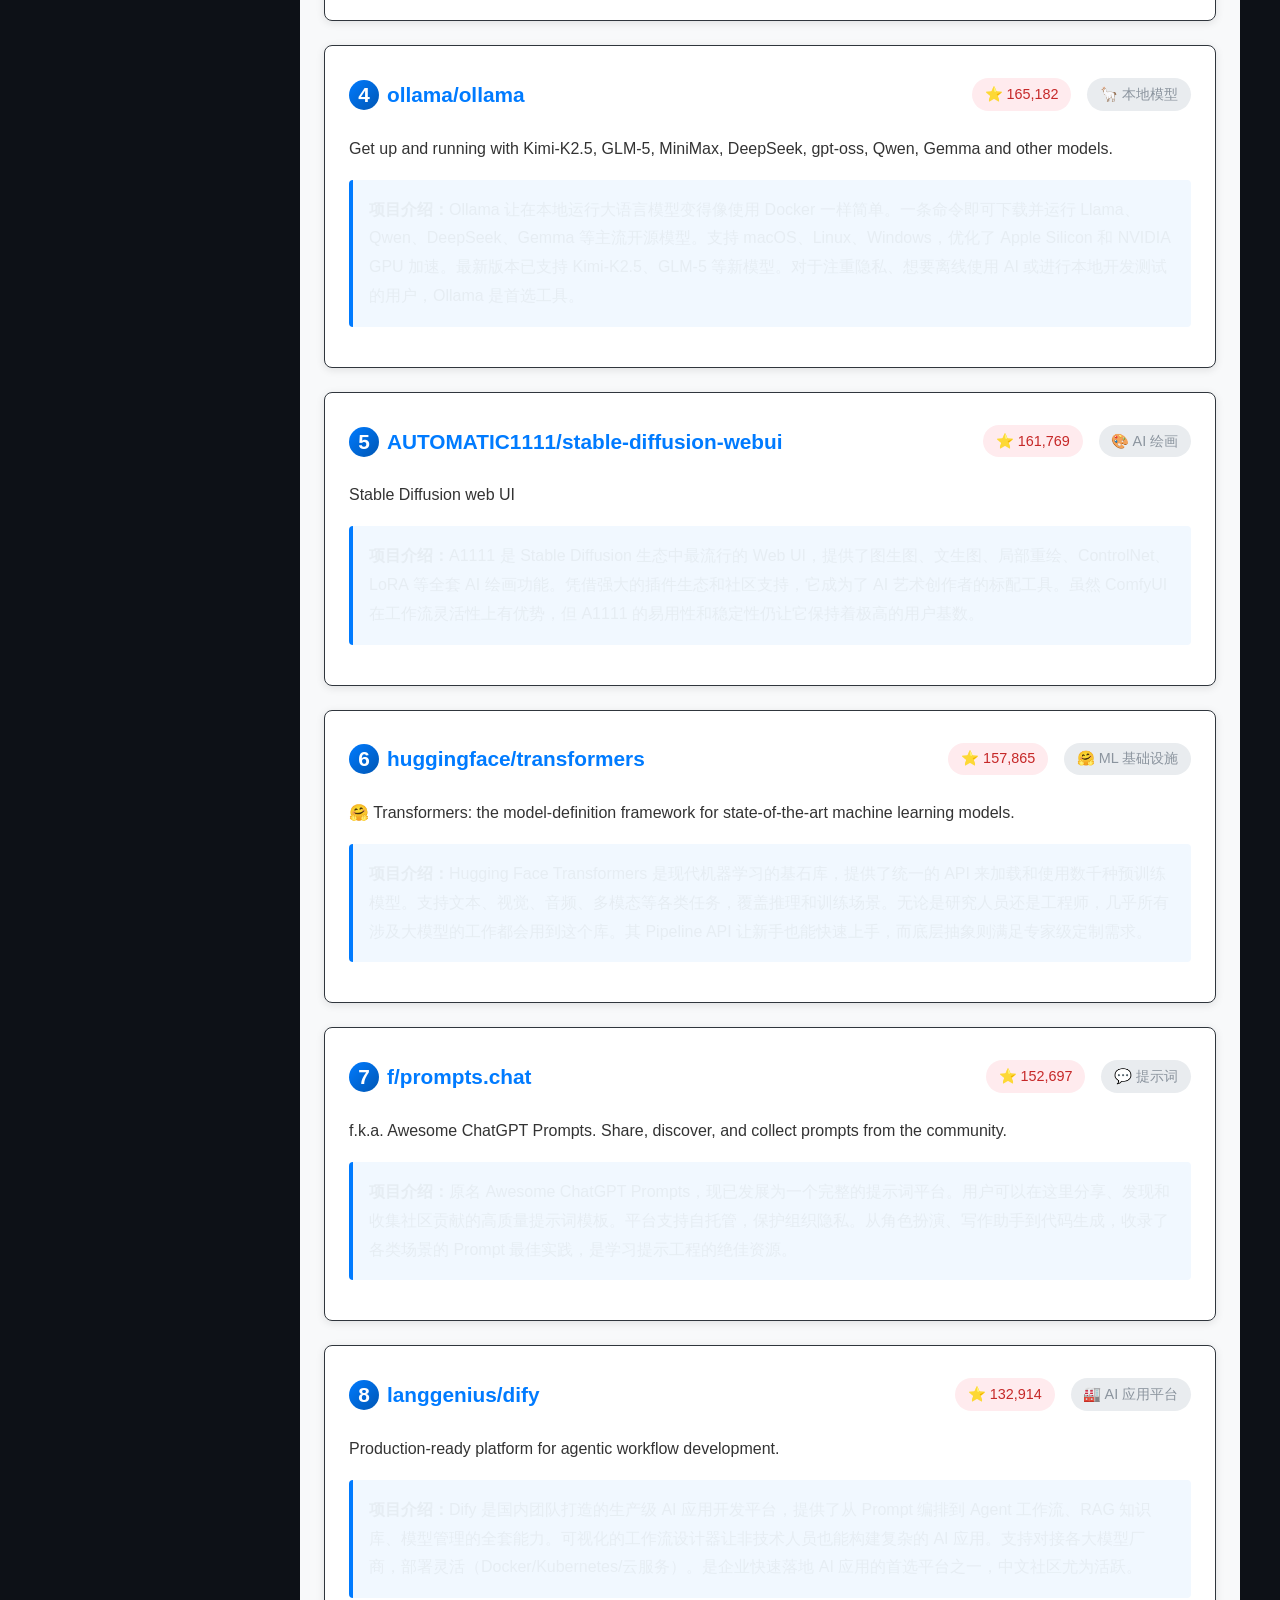
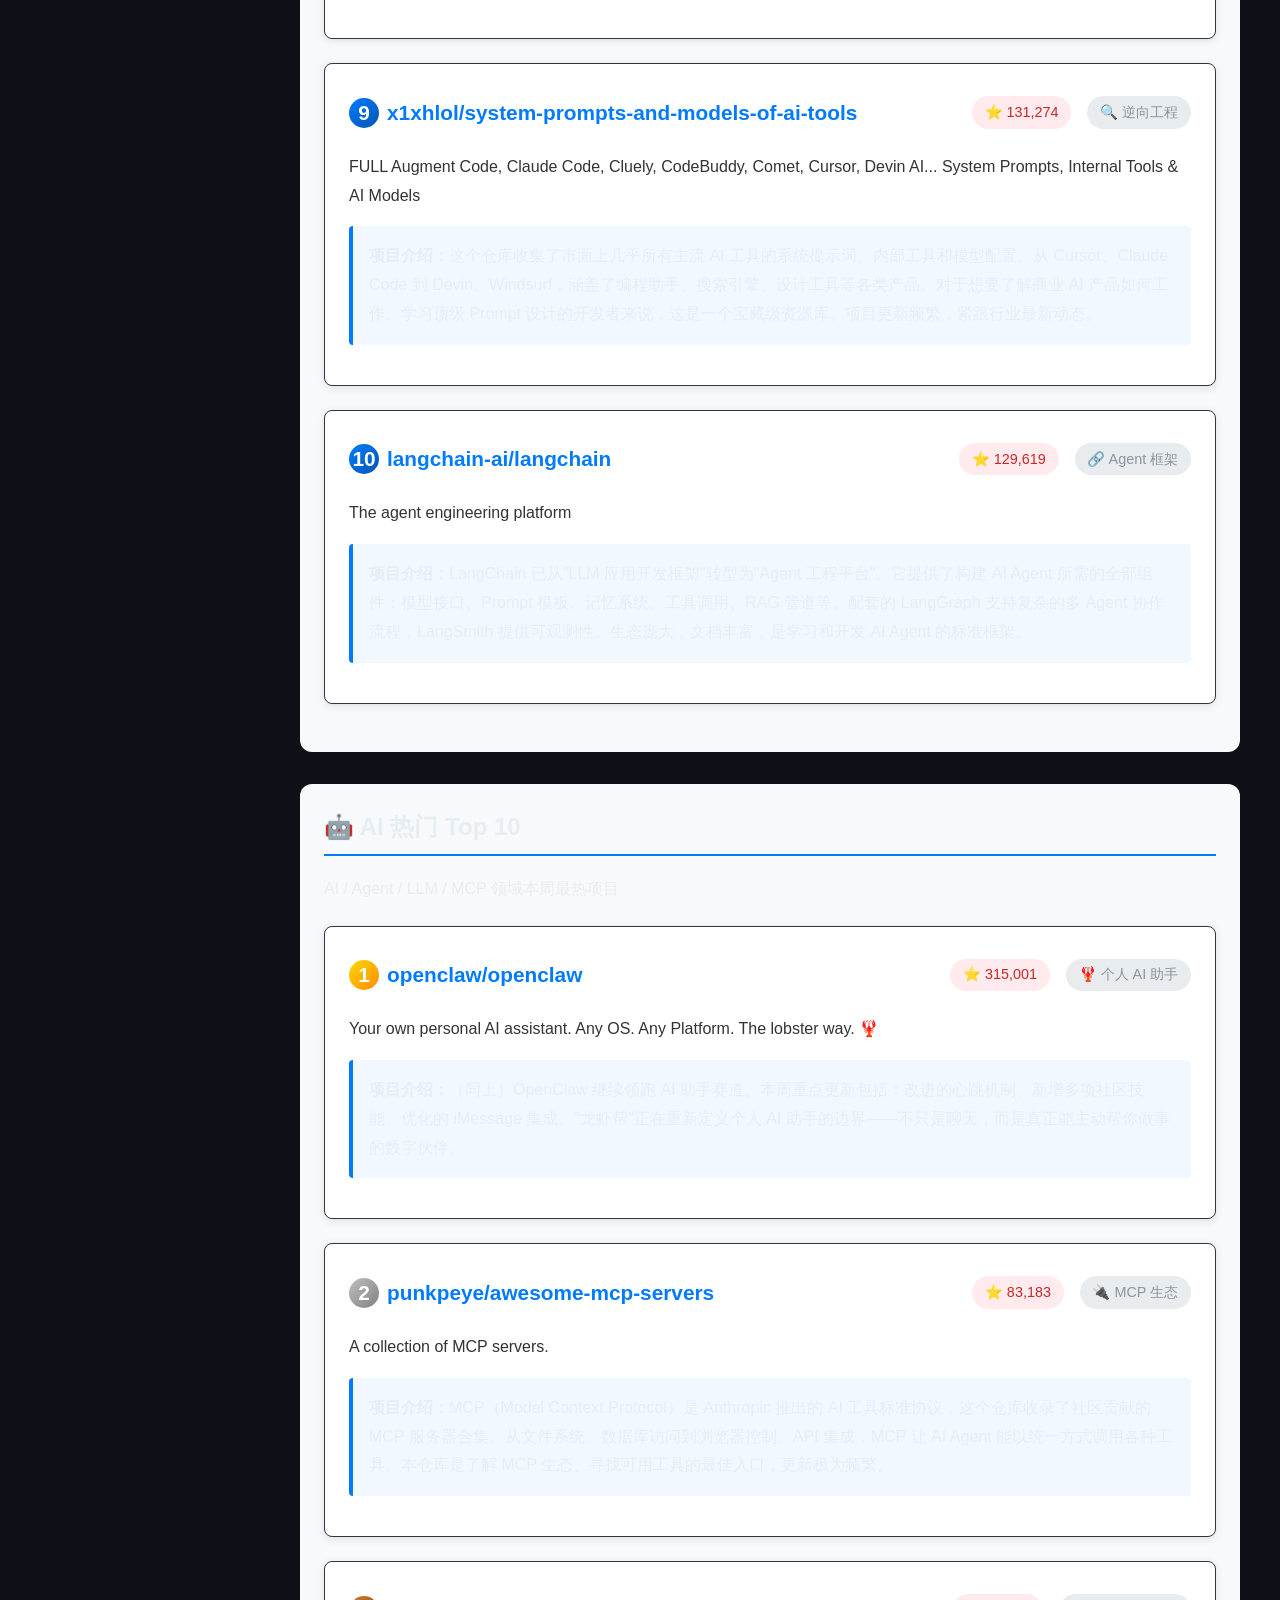
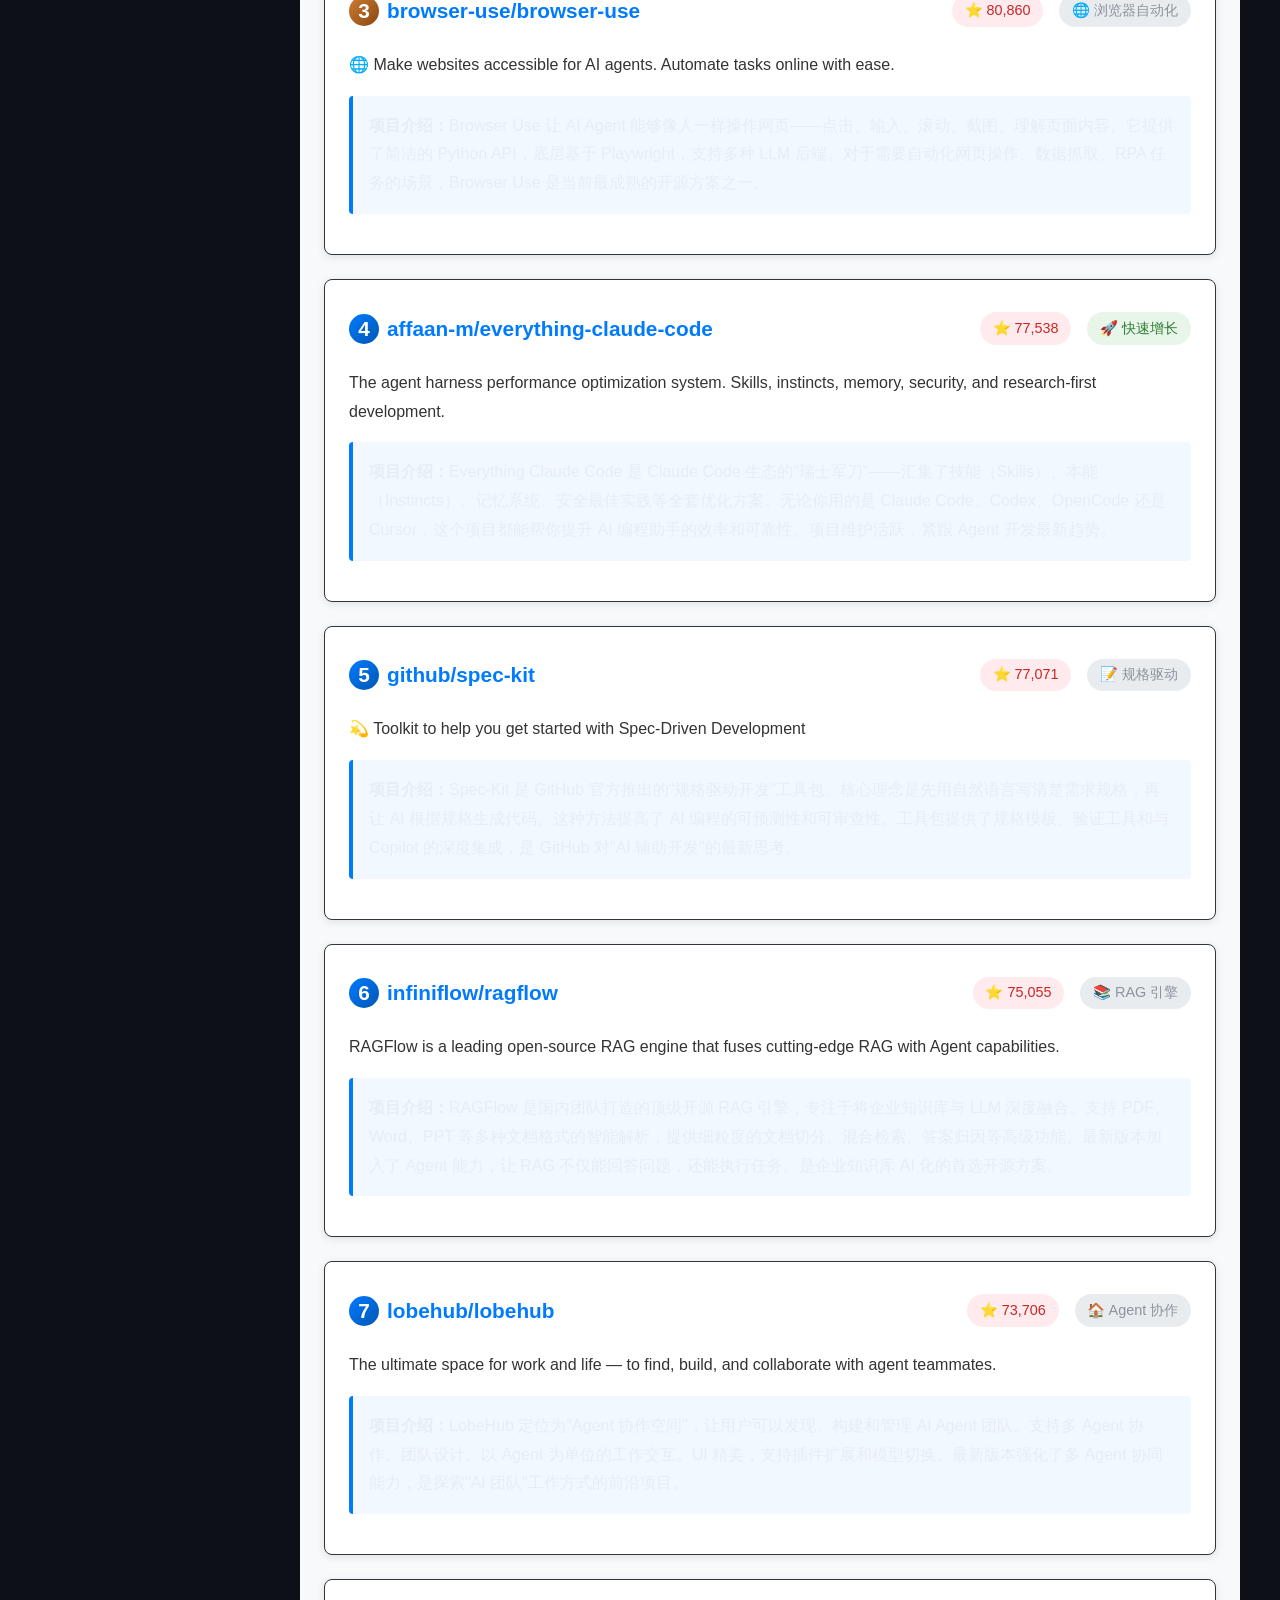
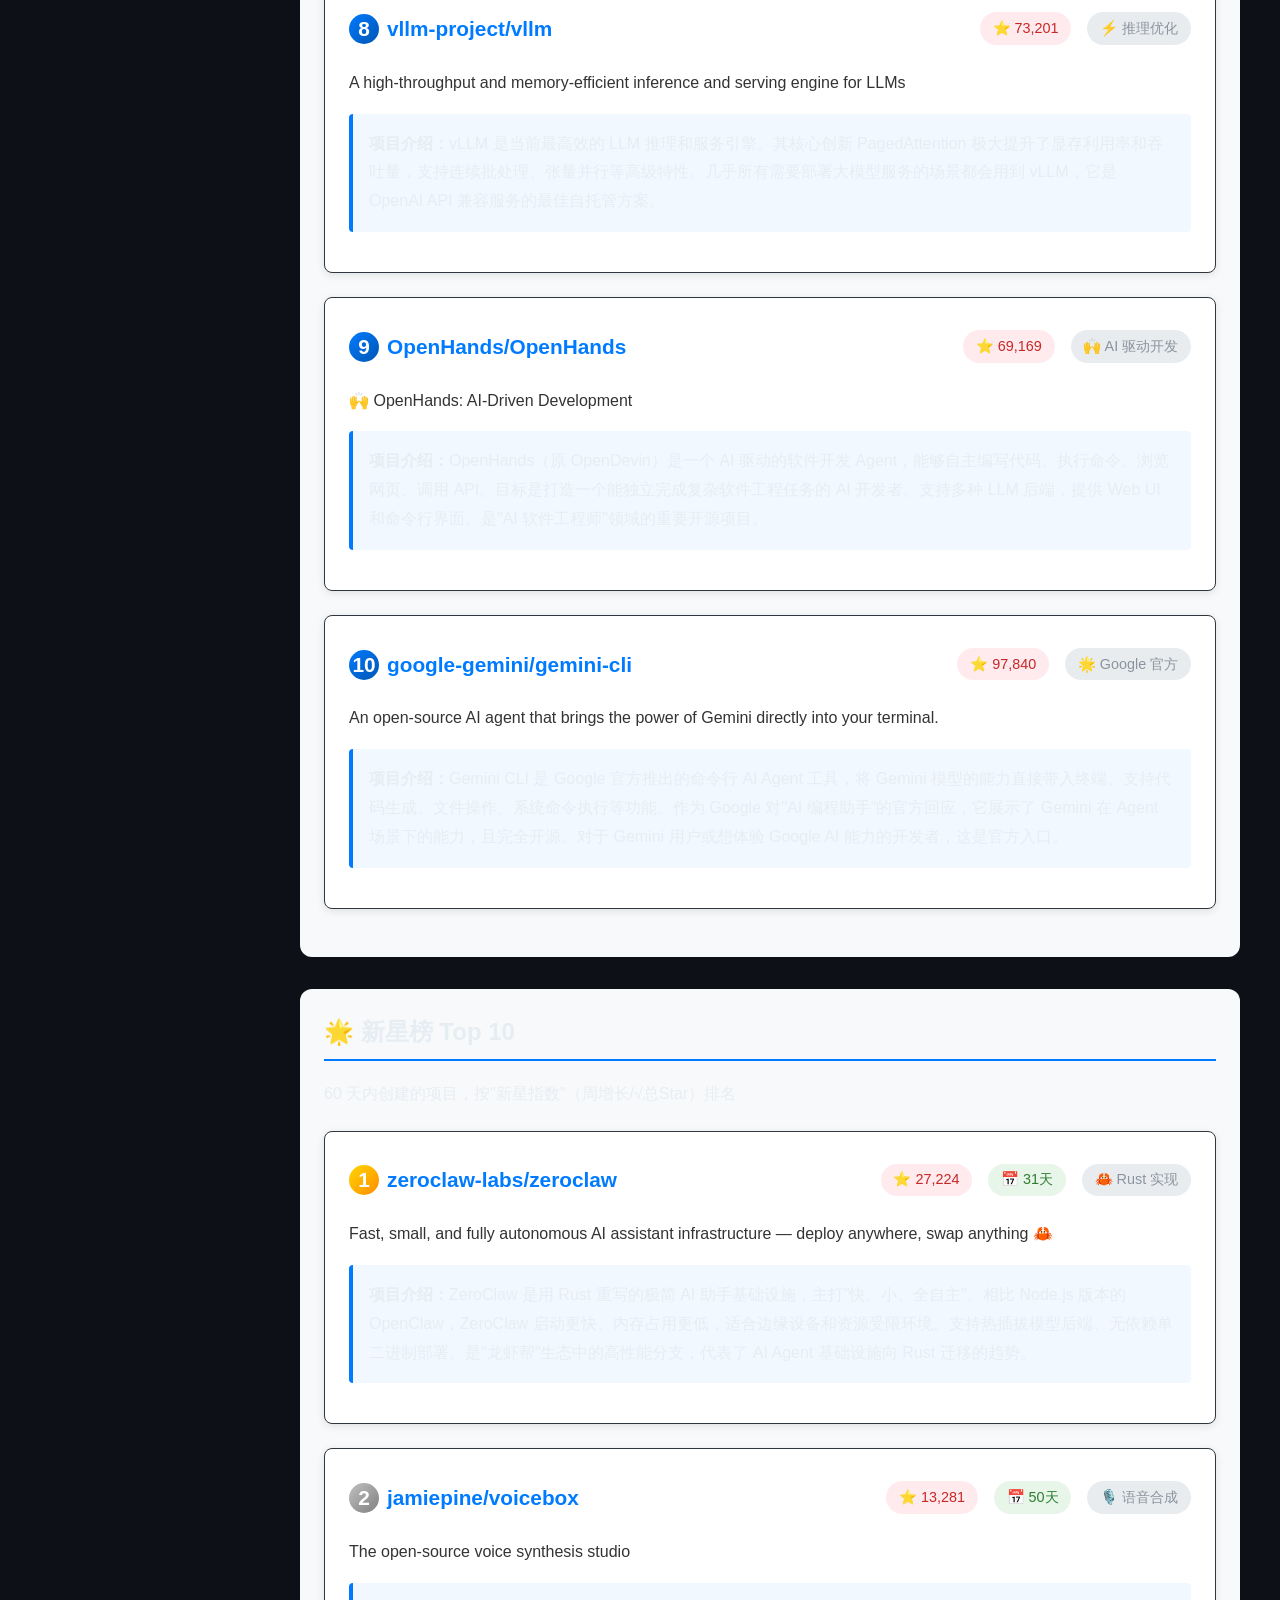
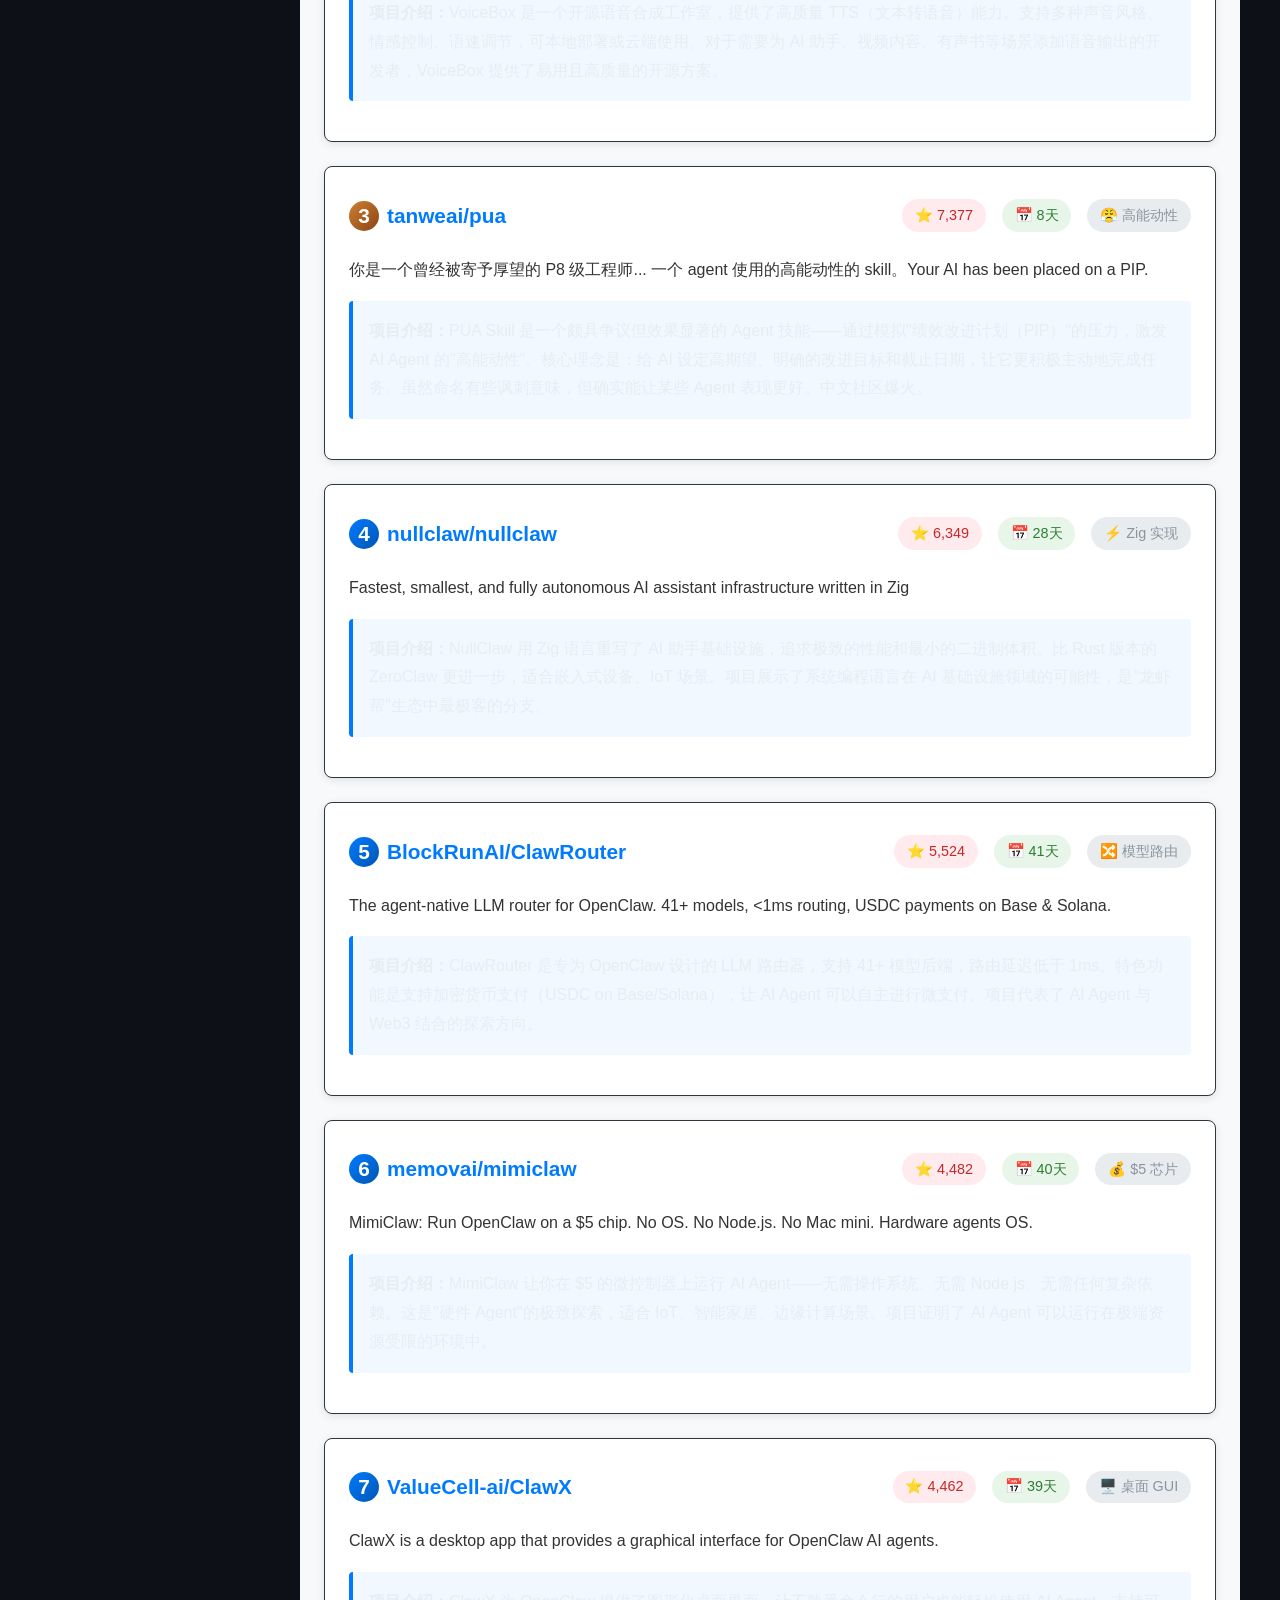
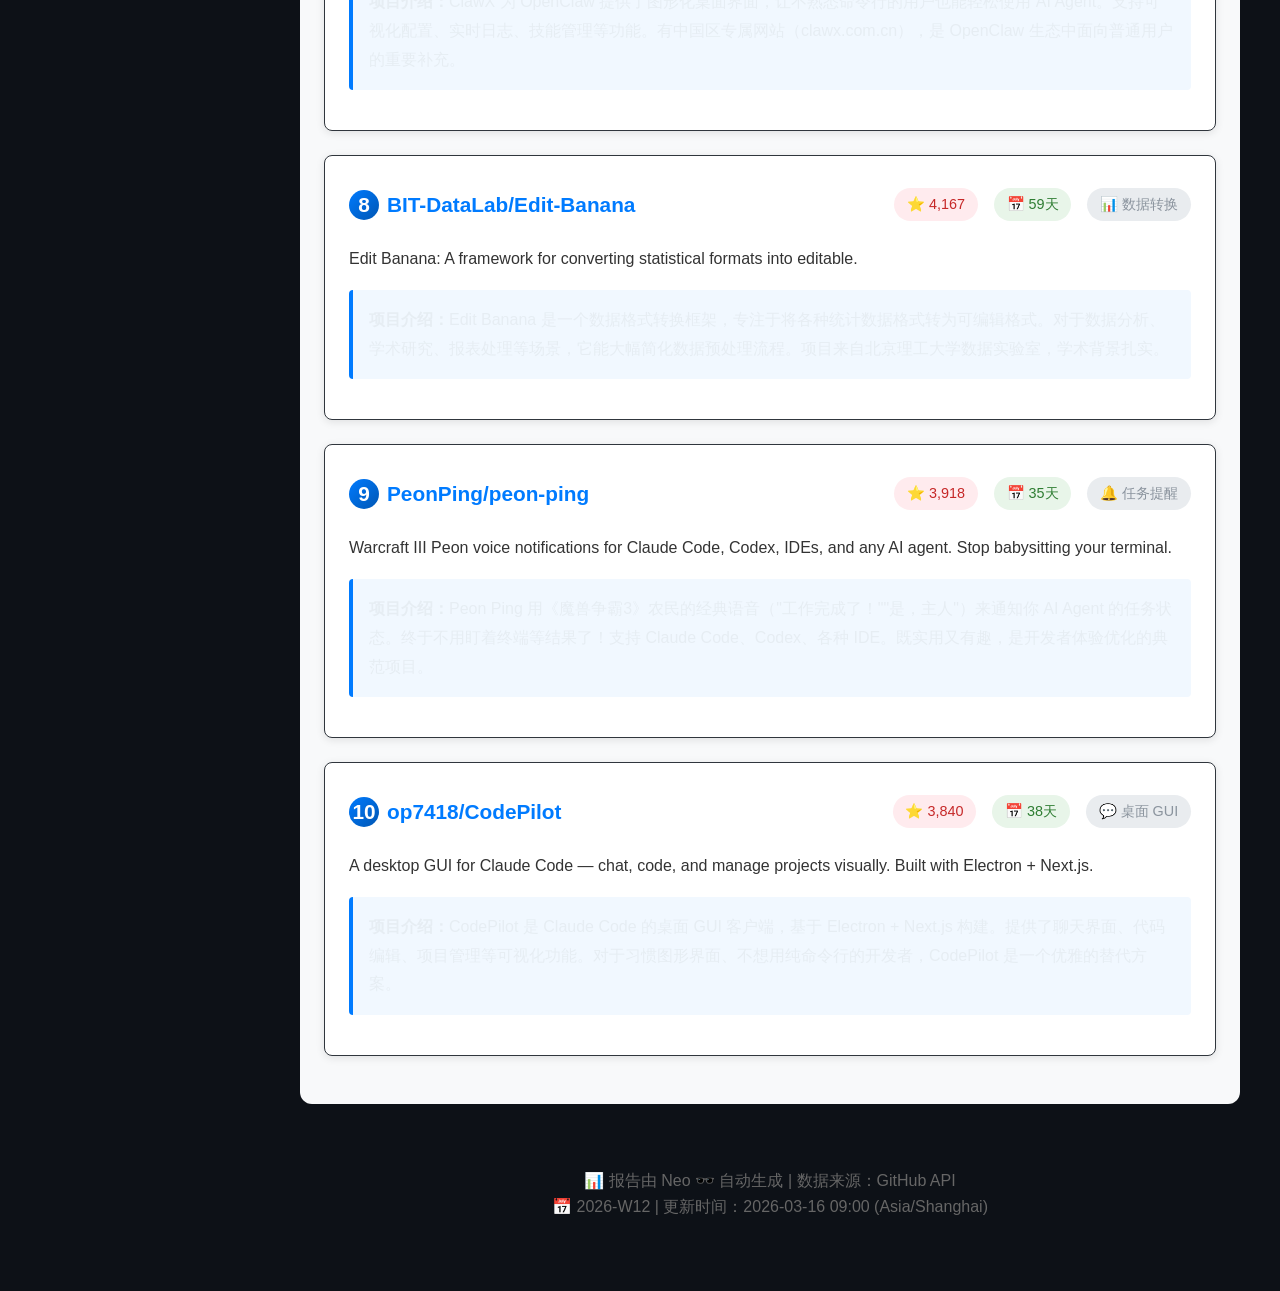
<file: docs/reports/2026/W12.html>
<!DOCTYPE html>
<html lang="zh-CN">
<head>
    <meta charset="UTF-8">
    <meta name="viewport" content="width=device-width, initial-scale=1.0">
    <title>GitHub 周报 2026-W12 | GitHub 项目周报</title>
    <link rel="stylesheet" href="../../assets/css/style.css">
    <style>
        .report-header { text-align: center; margin-bottom: 2rem; }
        .report-date { color: #666; font-size: 1.1rem; }
        .section { margin: 2rem 0; padding: 1.5rem; background: #f8f9fa; border-radius: 12px; }
        .section h2 { margin-top: 0; border-bottom: 2px solid #007bff; padding-bottom: 0.5rem; }
        .project { margin: 1.5rem 0; padding: 1.5rem; background: white; border-radius: 8px; box-shadow: 0 2px 8px rgba(0,0,0,0.1); }
        .project-header { display: flex; justify-content: space-between; align-items: center; flex-wrap: wrap; }
        .project-name { font-size: 1.3rem; font-weight: bold; }
        .project-name a { color: #007bff; text-decoration: none; }
        .project-name a:hover { text-decoration: underline; }
        .project-stats { display: flex; gap: 1rem; flex-wrap: wrap; margin: 0.5rem 0; }
        .stat { background: #e9ecef; padding: 0.3rem 0.8rem; border-radius: 20px; font-size: 0.9rem; }
        .stat.hot { background: #ffebee; color: #c62828; }
        .stat.new { background: #e8f5e9; color: #2e7d32; }
        .project-desc { margin: 1rem 0; color: #333; line-height: 1.8; }
        .project-intro { margin: 1rem 0; padding: 1rem; background: #f1f8ff; border-left: 4px solid #007bff; border-radius: 4px; line-height: 1.8; }
        .rank { display: inline-block; width: 30px; height: 30px; background: linear-gradient(135deg, #007bff, #0056b3); color: white; border-radius: 50%; text-align: center; line-height: 30px; font-weight: bold; margin-right: 0.5rem; }
        .rank.gold { background: linear-gradient(135deg, #ffd700, #ff8c00); }
        .rank.silver { background: linear-gradient(135deg, #c0c0c0, #808080); }
        .rank.bronze { background: linear-gradient(135deg, #cd7f32, #8b4513); }
        .toc { background: #fff3cd; padding: 1rem; border-radius: 8px; margin-bottom: 2rem; }
        .toc h3 { margin-top: 0; }
        .toc ul { list-style: none; padding-left: 0; }
        .toc li { margin: 0.5rem 0; }
        .toc a { color: #856404; text-decoration: none; }
        .toc a:hover { text-decoration: underline; }
        .summary-table { width: 100%; border-collapse: collapse; margin: 1rem 0; }
        .summary-table th, .summary-table td { padding: 0.8rem; text-align: left; border-bottom: 1px solid #ddd; }
        .summary-table th { background: #007bff; color: white; }
        .summary-table tr:hover { background: #f5f5f5; }
        @media (max-width: 768px) {
            .project-header { flex-direction: column; align-items: flex-start; }
            .project-stats { margin-top: 0.5rem; }
        }
    </style>
</head>
<body>
    <nav class="sidebar">
        <div class="logo">📊 GitHub 周报</div>
        <ul class="nav-list">
            <li class="nav-section">📅 2026年</li>
            <li><a href="W12.html" class="active">W12 (03-16)</a></li>
            <li><a href="W11.html">W11 (03-10)</a></li>
        </ul>
        <div class="nav-footer">
            <a href="https://github.com/MashellHan/github-weekly-reports">GitHub</a>
        </div>
    </nav>
    
    <main class="content">
        <div class="report-header">
            <h1>📊 GitHub 项目周报 2026-W12</h1>
            <p class="report-date">📅 2026年3月16日 (周一) | 由 Neo 🕶️ 自动生成</p>
        </div>

        <div class="toc">
            <h3>📑 目录</h3>
            <ul>
                <li><a href="#global">🌍 全局热门 Top 10</a></li>
                <li><a href="#ai">🤖 AI 热门 Top 10</a></li>
                <li><a href="#rising">🌟 新星榜 Top 10</a></li>
            </ul>
        </div>

        <!-- 🌍 全局热门 -->
        <section class="section" id="global">
            <h2>🌍 全局热门 Top 10</h2>
            <p>全 GitHub 综合热度最高的项目，按 Star 数排名</p>

            <div class="project">
                <div class="project-header">
                    <div class="project-name"><span class="rank gold">1</span><a href="https://github.com/openclaw/openclaw" target="_blank">openclaw/openclaw</a></div>
                    <div class="project-stats">
                        <span class="stat hot">⭐ 315,001</span>
                        <span class="stat">📈 周增 ~20K</span>
                        <span class="stat">🔥 活跃开发中</span>
                    </div>
                </div>
                <p class="project-desc">Your own personal AI assistant. Any OS. Any Platform. The lobster way. 🦞</p>
                <div class="project-intro">
                    <strong>项目介绍：</strong>OpenClaw 是一个功能强大的开源个人 AI 助手框架，支持跨平台部署（macOS、Linux、Windows、Android）。它的核心特点是"技能系统"——用户可以通过安装或自定义技能来扩展 AI 的能力，覆盖编程、日历管理、消息集成、家居控制等场景。支持多种大语言模型后端（Claude、GPT、Gemini、本地模型），并能与 WhatsApp、Telegram、Discord、iMessage 等平台深度集成。作为"龙虾帮"的旗舰项目，它代表了"个人 AI 助手"领域的开源最佳实践，社区活跃度极高，每周都有新功能和技能发布。
                </div>
            </div>

            <div class="project">
                <div class="project-header">
                    <div class="project-name"><span class="rank silver">2</span><a href="https://github.com/Significant-Gravitas/AutoGPT" target="_blank">Significant-Gravitas/AutoGPT</a></div>
                    <div class="project-stats">
                        <span class="stat hot">⭐ 182,496</span>
                        <span class="stat">🏛️ 经典项目</span>
                    </div>
                </div>
                <p class="project-desc">AutoGPT is the vision of accessible AI for everyone, to use and to build on. Our mission is to provide the tools, so that you can focus on what matters.</p>
                <div class="project-intro">
                    <strong>项目介绍：</strong>AutoGPT 是自主 AI Agent 领域的先驱项目，于 2023 年掀起了"AI Agent"热潮。它的核心理念是让 AI 能够自主规划、执行任务，无需人工逐步指令。项目提供了可视化的 Agent 构建平台，支持自定义工作流、记忆系统和工具集成。虽然近期增长放缓，但其"让 AI 替你做事"的愿景深刻影响了整个行业，仍是学习 Agent 架构的必读项目。
                </div>
            </div>

            <div class="project">
                <div class="project-header">
                    <div class="project-name"><span class="rank bronze">3</span><a href="https://github.com/n8n-io/n8n" target="_blank">n8n-io/n8n</a></div>
                    <div class="project-stats">
                        <span class="stat hot">⭐ 179,310</span>
                        <span class="stat">🔄 工作流自动化</span>
                    </div>
                </div>
                <p class="project-desc">Fair-code workflow automation platform with native AI capabilities. Combine visual building with custom code, self-host or cloud, 400+ integrations.</p>
                <div class="project-intro">
                    <strong>项目介绍：</strong>n8n 是一个公平代码（Fair-code）授权的工作流自动化平台，提供可视化拖拽式流程设计器，支持 400+ 集成服务。近期重磅更新了原生 AI 能力，可以在工作流中直接调用 LLM、构建 AI Agent、执行 RAG 检索。它是 Zapier/Make 的强力开源替代品，支持自托管和云端部署。对于想要将 AI 能力融入业务流程的团队，n8n 提供了低代码/零代码的最佳方案。
                </div>
            </div>

            <div class="project">
                <div class="project-header">
                    <div class="project-name"><span class="rank">4</span><a href="https://github.com/ollama/ollama" target="_blank">ollama/ollama</a></div>
                    <div class="project-stats">
                        <span class="stat hot">⭐ 165,182</span>
                        <span class="stat">🦙 本地模型</span>
                    </div>
                </div>
                <p class="project-desc">Get up and running with Kimi-K2.5, GLM-5, MiniMax, DeepSeek, gpt-oss, Qwen, Gemma and other models.</p>
                <div class="project-intro">
                    <strong>项目介绍：</strong>Ollama 让在本地运行大语言模型变得像使用 Docker 一样简单。一条命令即可下载并运行 Llama、Qwen、DeepSeek、Gemma 等主流开源模型。支持 macOS、Linux、Windows，优化了 Apple Silicon 和 NVIDIA GPU 加速。最新版本已支持 Kimi-K2.5、GLM-5 等新模型。对于注重隐私、想要离线使用 AI 或进行本地开发测试的用户，Ollama 是首选工具。
                </div>
            </div>

            <div class="project">
                <div class="project-header">
                    <div class="project-name"><span class="rank">5</span><a href="https://github.com/AUTOMATIC1111/stable-diffusion-webui" target="_blank">AUTOMATIC1111/stable-diffusion-webui</a></div>
                    <div class="project-stats">
                        <span class="stat hot">⭐ 161,769</span>
                        <span class="stat">🎨 AI 绘画</span>
                    </div>
                </div>
                <p class="project-desc">Stable Diffusion web UI</p>
                <div class="project-intro">
                    <strong>项目介绍：</strong>A1111 是 Stable Diffusion 生态中最流行的 Web UI，提供了图生图、文生图、局部重绘、ControlNet、LoRA 等全套 AI 绘画功能。凭借强大的插件生态和社区支持，它成为了 AI 艺术创作者的标配工具。虽然 ComfyUI 在工作流灵活性上有优势，但 A1111 的易用性和稳定性仍让它保持着极高的用户基数。
                </div>
            </div>

            <div class="project">
                <div class="project-header">
                    <div class="project-name"><span class="rank">6</span><a href="https://github.com/huggingface/transformers" target="_blank">huggingface/transformers</a></div>
                    <div class="project-stats">
                        <span class="stat hot">⭐ 157,865</span>
                        <span class="stat">🤗 ML 基础设施</span>
                    </div>
                </div>
                <p class="project-desc">🤗 Transformers: the model-definition framework for state-of-the-art machine learning models.</p>
                <div class="project-intro">
                    <strong>项目介绍：</strong>Hugging Face Transformers 是现代机器学习的基石库，提供了统一的 API 来加载和使用数千种预训练模型。支持文本、视觉、音频、多模态等各类任务，覆盖推理和训练场景。无论是研究人员还是工程师，几乎所有涉及大模型的工作都会用到这个库。其 Pipeline API 让新手也能快速上手，而底层抽象则满足专家级定制需求。
                </div>
            </div>

            <div class="project">
                <div class="project-header">
                    <div class="project-name"><span class="rank">7</span><a href="https://github.com/f/prompts.chat" target="_blank">f/prompts.chat</a></div>
                    <div class="project-stats">
                        <span class="stat hot">⭐ 152,697</span>
                        <span class="stat">💬 提示词</span>
                    </div>
                </div>
                <p class="project-desc">f.k.a. Awesome ChatGPT Prompts. Share, discover, and collect prompts from the community.</p>
                <div class="project-intro">
                    <strong>项目介绍：</strong>原名 Awesome ChatGPT Prompts，现已发展为一个完整的提示词平台。用户可以在这里分享、发现和收集社区贡献的高质量提示词模板。平台支持自托管，保护组织隐私。从角色扮演、写作助手到代码生成，收录了各类场景的 Prompt 最佳实践，是学习提示工程的绝佳资源。
                </div>
            </div>

            <div class="project">
                <div class="project-header">
                    <div class="project-name"><span class="rank">8</span><a href="https://github.com/langgenius/dify" target="_blank">langgenius/dify</a></div>
                    <div class="project-stats">
                        <span class="stat hot">⭐ 132,914</span>
                        <span class="stat">🏭 AI 应用平台</span>
                    </div>
                </div>
                <p class="project-desc">Production-ready platform for agentic workflow development.</p>
                <div class="project-intro">
                    <strong>项目介绍：</strong>Dify 是国内团队打造的生产级 AI 应用开发平台，提供了从 Prompt 编排到 Agent 工作流、RAG 知识库、模型管理的全套能力。可视化的工作流设计器让非技术人员也能构建复杂的 AI 应用。支持对接各大模型厂商，部署灵活（Docker/Kubernetes/云服务）。是企业快速落地 AI 应用的首选平台之一，中文社区尤为活跃。
                </div>
            </div>

            <div class="project">
                <div class="project-header">
                    <div class="project-name"><span class="rank">9</span><a href="https://github.com/x1xhlol/system-prompts-and-models-of-ai-tools" target="_blank">x1xhlol/system-prompts-and-models-of-ai-tools</a></div>
                    <div class="project-stats">
                        <span class="stat hot">⭐ 131,274</span>
                        <span class="stat">🔍 逆向工程</span>
                    </div>
                </div>
                <p class="project-desc">FULL Augment Code, Claude Code, Cluely, CodeBuddy, Comet, Cursor, Devin AI... System Prompts, Internal Tools & AI Models</p>
                <div class="project-intro">
                    <strong>项目介绍：</strong>这个仓库收集了市面上几乎所有主流 AI 工具的系统提示词、内部工具和模型配置。从 Cursor、Claude Code 到 Devin、Windsurf，涵盖了编程助手、搜索引擎、设计工具等各类产品。对于想要了解商业 AI 产品如何工作、学习顶级 Prompt 设计的开发者来说，这是一个宝藏级资源库。项目更新频繁，紧跟行业最新动态。
                </div>
            </div>

            <div class="project">
                <div class="project-header">
                    <div class="project-name"><span class="rank">10</span><a href="https://github.com/langchain-ai/langchain" target="_blank">langchain-ai/langchain</a></div>
                    <div class="project-stats">
                        <span class="stat hot">⭐ 129,619</span>
                        <span class="stat">🔗 Agent 框架</span>
                    </div>
                </div>
                <p class="project-desc">The agent engineering platform</p>
                <div class="project-intro">
                    <strong>项目介绍：</strong>LangChain 已从"LLM 应用开发框架"转型为"Agent 工程平台"。它提供了构建 AI Agent 所需的全部组件：模型接口、Prompt 模板、记忆系统、工具调用、RAG 管道等。配套的 LangGraph 支持复杂的多 Agent 协作流程，LangSmith 提供可观测性。生态庞大，文档丰富，是学习和开发 AI Agent 的标准框架。
                </div>
            </div>
        </section>

        <!-- 🤖 AI 热门 -->
        <section class="section" id="ai">
            <h2>🤖 AI 热门 Top 10</h2>
            <p>AI / Agent / LLM / MCP 领域本周最热项目</p>

            <div class="project">
                <div class="project-header">
                    <div class="project-name"><span class="rank gold">1</span><a href="https://github.com/openclaw/openclaw" target="_blank">openclaw/openclaw</a></div>
                    <div class="project-stats">
                        <span class="stat hot">⭐ 315,001</span>
                        <span class="stat">🦞 个人 AI 助手</span>
                    </div>
                </div>
                <p class="project-desc">Your own personal AI assistant. Any OS. Any Platform. The lobster way. 🦞</p>
                <div class="project-intro">
                    <strong>项目介绍：</strong>（同上）OpenClaw 继续领跑 AI 助手赛道。本周重点更新包括：改进的心跳机制、新增多项社区技能、优化的 iMessage 集成。"龙虾帮"正在重新定义个人 AI 助手的边界——不只是聊天，而是真正能主动帮你做事的数字伙伴。
                </div>
            </div>

            <div class="project">
                <div class="project-header">
                    <div class="project-name"><span class="rank silver">2</span><a href="https://github.com/punkpeye/awesome-mcp-servers" target="_blank">punkpeye/awesome-mcp-servers</a></div>
                    <div class="project-stats">
                        <span class="stat hot">⭐ 83,183</span>
                        <span class="stat">🔌 MCP 生态</span>
                    </div>
                </div>
                <p class="project-desc">A collection of MCP servers.</p>
                <div class="project-intro">
                    <strong>项目介绍：</strong>MCP（Model Context Protocol）是 Anthropic 推出的 AI 工具标准协议，这个仓库收录了社区贡献的 MCP 服务器合集。从文件系统、数据库访问到浏览器控制、API 集成，MCP 让 AI Agent 能以统一方式调用各种工具。本仓库是了解 MCP 生态、寻找可用工具的最佳入口，更新极为频繁。
                </div>
            </div>

            <div class="project">
                <div class="project-header">
                    <div class="project-name"><span class="rank bronze">3</span><a href="https://github.com/browser-use/browser-use" target="_blank">browser-use/browser-use</a></div>
                    <div class="project-stats">
                        <span class="stat hot">⭐ 80,860</span>
                        <span class="stat">🌐 浏览器自动化</span>
                    </div>
                </div>
                <p class="project-desc">🌐 Make websites accessible for AI agents. Automate tasks online with ease.</p>
                <div class="project-intro">
                    <strong>项目介绍：</strong>Browser Use 让 AI Agent 能够像人一样操作网页——点击、输入、滚动、截图、理解页面内容。它提供了简洁的 Python API，底层基于 Playwright，支持多种 LLM 后端。对于需要自动化网页操作、数据抓取、RPA 任务的场景，Browser Use 是当前最成熟的开源方案之一。
                </div>
            </div>

            <div class="project">
                <div class="project-header">
                    <div class="project-name"><span class="rank">4</span><a href="https://github.com/affaan-m/everything-claude-code" target="_blank">affaan-m/everything-claude-code</a></div>
                    <div class="project-stats">
                        <span class="stat hot">⭐ 77,538</span>
                        <span class="stat new">🚀 快速增长</span>
                    </div>
                </div>
                <p class="project-desc">The agent harness performance optimization system. Skills, instincts, memory, security, and research-first development.</p>
                <div class="project-intro">
                    <strong>项目介绍：</strong>Everything Claude Code 是 Claude Code 生态的"瑞士军刀"——汇集了技能（Skills）、本能（Instincts）、记忆系统、安全最佳实践等全套优化方案。无论你用的是 Claude Code、Codex、OpenCode 还是 Cursor，这个项目都能帮你提升 AI 编程助手的效率和可靠性。项目维护活跃，紧跟 Agent 开发最新趋势。
                </div>
            </div>

            <div class="project">
                <div class="project-header">
                    <div class="project-name"><span class="rank">5</span><a href="https://github.com/github/spec-kit" target="_blank">github/spec-kit</a></div>
                    <div class="project-stats">
                        <span class="stat hot">⭐ 77,071</span>
                        <span class="stat">📝 规格驱动</span>
                    </div>
                </div>
                <p class="project-desc">💫 Toolkit to help you get started with Spec-Driven Development</p>
                <div class="project-intro">
                    <strong>项目介绍：</strong>Spec-Kit 是 GitHub 官方推出的"规格驱动开发"工具包。核心理念是先用自然语言写清楚需求规格，再让 AI 根据规格生成代码。这种方法提高了 AI 编程的可预测性和可审查性。工具包提供了规格模板、验证工具和与 Copilot 的深度集成，是 GitHub 对"AI 辅助开发"的最新思考。
                </div>
            </div>

            <div class="project">
                <div class="project-header">
                    <div class="project-name"><span class="rank">6</span><a href="https://github.com/infiniflow/ragflow" target="_blank">infiniflow/ragflow</a></div>
                    <div class="project-stats">
                        <span class="stat hot">⭐ 75,055</span>
                        <span class="stat">📚 RAG 引擎</span>
                    </div>
                </div>
                <p class="project-desc">RAGFlow is a leading open-source RAG engine that fuses cutting-edge RAG with Agent capabilities.</p>
                <div class="project-intro">
                    <strong>项目介绍：</strong>RAGFlow 是国内团队打造的顶级开源 RAG 引擎，专注于将企业知识库与 LLM 深度融合。支持 PDF、Word、PPT 等多种文档格式的智能解析，提供细粒度的文档切分、混合检索、答案归因等高级功能。最新版本加入了 Agent 能力，让 RAG 不仅能回答问题，还能执行任务。是企业知识库 AI 化的首选开源方案。
                </div>
            </div>

            <div class="project">
                <div class="project-header">
                    <div class="project-name"><span class="rank">7</span><a href="https://github.com/lobehub/lobehub" target="_blank">lobehub/lobehub</a></div>
                    <div class="project-stats">
                        <span class="stat hot">⭐ 73,706</span>
                        <span class="stat">🏠 Agent 协作</span>
                    </div>
                </div>
                <p class="project-desc">The ultimate space for work and life — to find, build, and collaborate with agent teammates.</p>
                <div class="project-intro">
                    <strong>项目介绍：</strong>LobeHub 定位为"Agent 协作空间"，让用户可以发现、构建和管理 AI Agent 团队。支持多 Agent 协作、团队设计、以 Agent 为单位的工作交互。UI 精美，支持插件扩展和模型切换。最新版本强化了多 Agent 协同能力，是探索"AI 团队"工作方式的前沿项目。
                </div>
            </div>

            <div class="project">
                <div class="project-header">
                    <div class="project-name"><span class="rank">8</span><a href="https://github.com/vllm-project/vllm" target="_blank">vllm-project/vllm</a></div>
                    <div class="project-stats">
                        <span class="stat hot">⭐ 73,201</span>
                        <span class="stat">⚡ 推理优化</span>
                    </div>
                </div>
                <p class="project-desc">A high-throughput and memory-efficient inference and serving engine for LLMs</p>
                <div class="project-intro">
                    <strong>项目介绍：</strong>vLLM 是当前最高效的 LLM 推理和服务引擎。其核心创新 PagedAttention 极大提升了显存利用率和吞吐量，支持连续批处理、张量并行等高级特性。几乎所有需要部署大模型服务的场景都会用到 vLLM，它是 OpenAI API 兼容服务的最佳自托管方案。
                </div>
            </div>

            <div class="project">
                <div class="project-header">
                    <div class="project-name"><span class="rank">9</span><a href="https://github.com/OpenHands/OpenHands" target="_blank">OpenHands/OpenHands</a></div>
                    <div class="project-stats">
                        <span class="stat hot">⭐ 69,169</span>
                        <span class="stat">🙌 AI 驱动开发</span>
                    </div>
                </div>
                <p class="project-desc">🙌 OpenHands: AI-Driven Development</p>
                <div class="project-intro">
                    <strong>项目介绍：</strong>OpenHands（原 OpenDevin）是一个 AI 驱动的软件开发 Agent，能够自主编写代码、执行命令、浏览网页、调用 API。目标是打造一个能独立完成复杂软件工程任务的 AI 开发者。支持多种 LLM 后端，提供 Web UI 和命令行界面。是"AI 软件工程师"领域的重要开源项目。
                </div>
            </div>

            <div class="project">
                <div class="project-header">
                    <div class="project-name"><span class="rank">10</span><a href="https://github.com/google-gemini/gemini-cli" target="_blank">google-gemini/gemini-cli</a></div>
                    <div class="project-stats">
                        <span class="stat hot">⭐ 97,840</span>
                        <span class="stat">🌟 Google 官方</span>
                    </div>
                </div>
                <p class="project-desc">An open-source AI agent that brings the power of Gemini directly into your terminal.</p>
                <div class="project-intro">
                    <strong>项目介绍：</strong>Gemini CLI 是 Google 官方推出的命令行 AI Agent 工具，将 Gemini 模型的能力直接带入终端。支持代码生成、文件操作、系统命令执行等功能。作为 Google 对"AI 编程助手"的官方回应，它展示了 Gemini 在 Agent 场景下的能力，且完全开源。对于 Gemini 用户或想体验 Google AI 能力的开发者，这是官方入口。
                </div>
            </div>
        </section>

        <!-- 🌟 新星榜 -->
        <section class="section" id="rising">
            <h2>🌟 新星榜 Top 10</h2>
            <p>60 天内创建的项目，按"新星指数"（周增长/√总Star）排名</p>

            <div class="project">
                <div class="project-header">
                    <div class="project-name"><span class="rank gold">1</span><a href="https://github.com/zeroclaw-labs/zeroclaw" target="_blank">zeroclaw-labs/zeroclaw</a></div>
                    <div class="project-stats">
                        <span class="stat hot">⭐ 27,224</span>
                        <span class="stat new">📅 31天</span>
                        <span class="stat">🦀 Rust 实现</span>
                    </div>
                </div>
                <p class="project-desc">Fast, small, and fully autonomous AI assistant infrastructure — deploy anywhere, swap anything 🦀</p>
                <div class="project-intro">
                    <strong>项目介绍：</strong>ZeroClaw 是用 Rust 重写的极简 AI 助手基础设施，主打"快、小、全自主"。相比 Node.js 版本的 OpenClaw，ZeroClaw 启动更快、内存占用更低，适合边缘设备和资源受限环境。支持热插拔模型后端、无依赖单二进制部署。是"龙虾帮"生态中的高性能分支，代表了 AI Agent 基础设施向 Rust 迁移的趋势。
                </div>
            </div>

            <div class="project">
                <div class="project-header">
                    <div class="project-name"><span class="rank silver">2</span><a href="https://github.com/jamiepine/voicebox" target="_blank">jamiepine/voicebox</a></div>
                    <div class="project-stats">
                        <span class="stat hot">⭐ 13,281</span>
                        <span class="stat new">📅 50天</span>
                        <span class="stat">🎙️ 语音合成</span>
                    </div>
                </div>
                <p class="project-desc">The open-source voice synthesis studio</p>
                <div class="project-intro">
                    <strong>项目介绍：</strong>VoiceBox 是一个开源语音合成工作室，提供了高质量 TTS（文本转语音）能力。支持多种声音风格、情感控制、语速调节，可本地部署或云端使用。对于需要为 AI 助手、视频内容、有声书等场景添加语音输出的开发者，VoiceBox 提供了易用且高质量的开源方案。
                </div>
            </div>

            <div class="project">
                <div class="project-header">
                    <div class="project-name"><span class="rank bronze">3</span><a href="https://github.com/tanweai/pua" target="_blank">tanweai/pua</a></div>
                    <div class="project-stats">
                        <span class="stat hot">⭐ 7,377</span>
                        <span class="stat new">📅 8天</span>
                        <span class="stat">😤 高能动性</span>
                    </div>
                </div>
                <p class="project-desc">你是一个曾经被寄予厚望的 P8 级工程师... 一个 agent 使用的高能动性的 skill。Your AI has been placed on a PIP.</p>
                <div class="project-intro">
                    <strong>项目介绍：</strong>PUA Skill 是一个颇具争议但效果显著的 Agent 技能——通过模拟"绩效改进计划（PIP）"的压力，激发 AI Agent 的"高能动性"。核心理念是：给 AI 设定高期望、明确的改进目标和截止日期，让它更积极主动地完成任务。虽然命名有些讽刺意味，但确实能让某些 Agent 表现更好。中文社区爆火。
                </div>
            </div>

            <div class="project">
                <div class="project-header">
                    <div class="project-name"><span class="rank">4</span><a href="https://github.com/nullclaw/nullclaw" target="_blank">nullclaw/nullclaw</a></div>
                    <div class="project-stats">
                        <span class="stat hot">⭐ 6,349</span>
                        <span class="stat new">📅 28天</span>
                        <span class="stat">⚡ Zig 实现</span>
                    </div>
                </div>
                <p class="project-desc">Fastest, smallest, and fully autonomous AI assistant infrastructure written in Zig</p>
                <div class="project-intro">
                    <strong>项目介绍：</strong>NullClaw 用 Zig 语言重写了 AI 助手基础设施，追求极致的性能和最小的二进制体积。比 Rust 版本的 ZeroClaw 更进一步，适合嵌入式设备、IoT 场景。项目展示了系统编程语言在 AI 基础设施领域的可能性，是"龙虾帮"生态中最极客的分支。
                </div>
            </div>

            <div class="project">
                <div class="project-header">
                    <div class="project-name"><span class="rank">5</span><a href="https://github.com/BlockRunAI/ClawRouter" target="_blank">BlockRunAI/ClawRouter</a></div>
                    <div class="project-stats">
                        <span class="stat hot">⭐ 5,524</span>
                        <span class="stat new">📅 41天</span>
                        <span class="stat">🔀 模型路由</span>
                    </div>
                </div>
                <p class="project-desc">The agent-native LLM router for OpenClaw. 41+ models, &lt;1ms routing, USDC payments on Base & Solana.</p>
                <div class="project-intro">
                    <strong>项目介绍：</strong>ClawRouter 是专为 OpenClaw 设计的 LLM 路由器，支持 41+ 模型后端，路由延迟低于 1ms。特色功能是支持加密货币支付（USDC on Base/Solana），让 AI Agent 可以自主进行微支付。项目代表了 AI Agent 与 Web3 结合的探索方向。
                </div>
            </div>

            <div class="project">
                <div class="project-header">
                    <div class="project-name"><span class="rank">6</span><a href="https://github.com/memovai/mimiclaw" target="_blank">memovai/mimiclaw</a></div>
                    <div class="project-stats">
                        <span class="stat hot">⭐ 4,482</span>
                        <span class="stat new">📅 40天</span>
                        <span class="stat">💰 $5 芯片</span>
                    </div>
                </div>
                <p class="project-desc">MimiClaw: Run OpenClaw on a $5 chip. No OS. No Node.js. No Mac mini. Hardware agents OS.</p>
                <div class="project-intro">
                    <strong>项目介绍：</strong>MimiClaw 让你在 $5 的微控制器上运行 AI Agent——无需操作系统、无需 Node.js、无需任何复杂依赖。这是"硬件 Agent"的极致探索，适合 IoT、智能家居、边缘计算场景。项目证明了 AI Agent 可以运行在极端资源受限的环境中。
                </div>
            </div>

            <div class="project">
                <div class="project-header">
                    <div class="project-name"><span class="rank">7</span><a href="https://github.com/ValueCell-ai/ClawX" target="_blank">ValueCell-ai/ClawX</a></div>
                    <div class="project-stats">
                        <span class="stat hot">⭐ 4,462</span>
                        <span class="stat new">📅 39天</span>
                        <span class="stat">🖥️ 桌面 GUI</span>
                    </div>
                </div>
                <p class="project-desc">ClawX is a desktop app that provides a graphical interface for OpenClaw AI agents.</p>
                <div class="project-intro">
                    <strong>项目介绍：</strong>ClawX 为 OpenClaw 提供了图形化桌面界面，让不熟悉命令行的用户也能轻松使用 AI Agent。支持可视化配置、实时日志、技能管理等功能。有中国区专属网站（clawx.com.cn），是 OpenClaw 生态中面向普通用户的重要补充。
                </div>
            </div>

            <div class="project">
                <div class="project-header">
                    <div class="project-name"><span class="rank">8</span><a href="https://github.com/BIT-DataLab/Edit-Banana" target="_blank">BIT-DataLab/Edit-Banana</a></div>
                    <div class="project-stats">
                        <span class="stat hot">⭐ 4,167</span>
                        <span class="stat new">📅 59天</span>
                        <span class="stat">📊 数据转换</span>
                    </div>
                </div>
                <p class="project-desc">Edit Banana: A framework for converting statistical formats into editable.</p>
                <div class="project-intro">
                    <strong>项目介绍：</strong>Edit Banana 是一个数据格式转换框架，专注于将各种统计数据格式转为可编辑格式。对于数据分析、学术研究、报表处理等场景，它能大幅简化数据预处理流程。项目来自北京理工大学数据实验室，学术背景扎实。
                </div>
            </div>

            <div class="project">
                <div class="project-header">
                    <div class="project-name"><span class="rank">9</span><a href="https://github.com/PeonPing/peon-ping" target="_blank">PeonPing/peon-ping</a></div>
                    <div class="project-stats">
                        <span class="stat hot">⭐ 3,918</span>
                        <span class="stat new">📅 35天</span>
                        <span class="stat">🔔 任务提醒</span>
                    </div>
                </div>
                <p class="project-desc">Warcraft III Peon voice notifications for Claude Code, Codex, IDEs, and any AI agent. Stop babysitting your terminal.</p>
                <div class="project-intro">
                    <strong>项目介绍：</strong>Peon Ping 用《魔兽争霸3》农民的经典语音（"工作完成了！""是，主人"）来通知你 AI Agent 的任务状态。终于不用盯着终端等结果了！支持 Claude Code、Codex、各种 IDE。既实用又有趣，是开发者体验优化的典范项目。
                </div>
            </div>

            <div class="project">
                <div class="project-header">
                    <div class="project-name"><span class="rank">10</span><a href="https://github.com/op7418/CodePilot" target="_blank">op7418/CodePilot</a></div>
                    <div class="project-stats">
                        <span class="stat hot">⭐ 3,840</span>
                        <span class="stat new">📅 38天</span>
                        <span class="stat">💬 桌面 GUI</span>
                    </div>
                </div>
                <p class="project-desc">A desktop GUI for Claude Code — chat, code, and manage projects visually. Built with Electron + Next.js.</p>
                <div class="project-intro">
                    <strong>项目介绍：</strong>CodePilot 是 Claude Code 的桌面 GUI 客户端，基于 Electron + Next.js 构建。提供了聊天界面、代码编辑、项目管理等可视化功能。对于习惯图形界面、不想用纯命令行的开发者，CodePilot 是一个优雅的替代方案。
                </div>
            </div>
        </section>

        <footer style="text-align: center; padding: 2rem; color: #666;">
            <p>📊 报告由 Neo 🕶️ 自动生成 | 数据来源：GitHub API</p>
            <p>📅 2026-W12 | 更新时间：2026-03-16 09:00 (Asia/Shanghai)</p>
        </footer>
    </main>
</body>
</html>
</file>
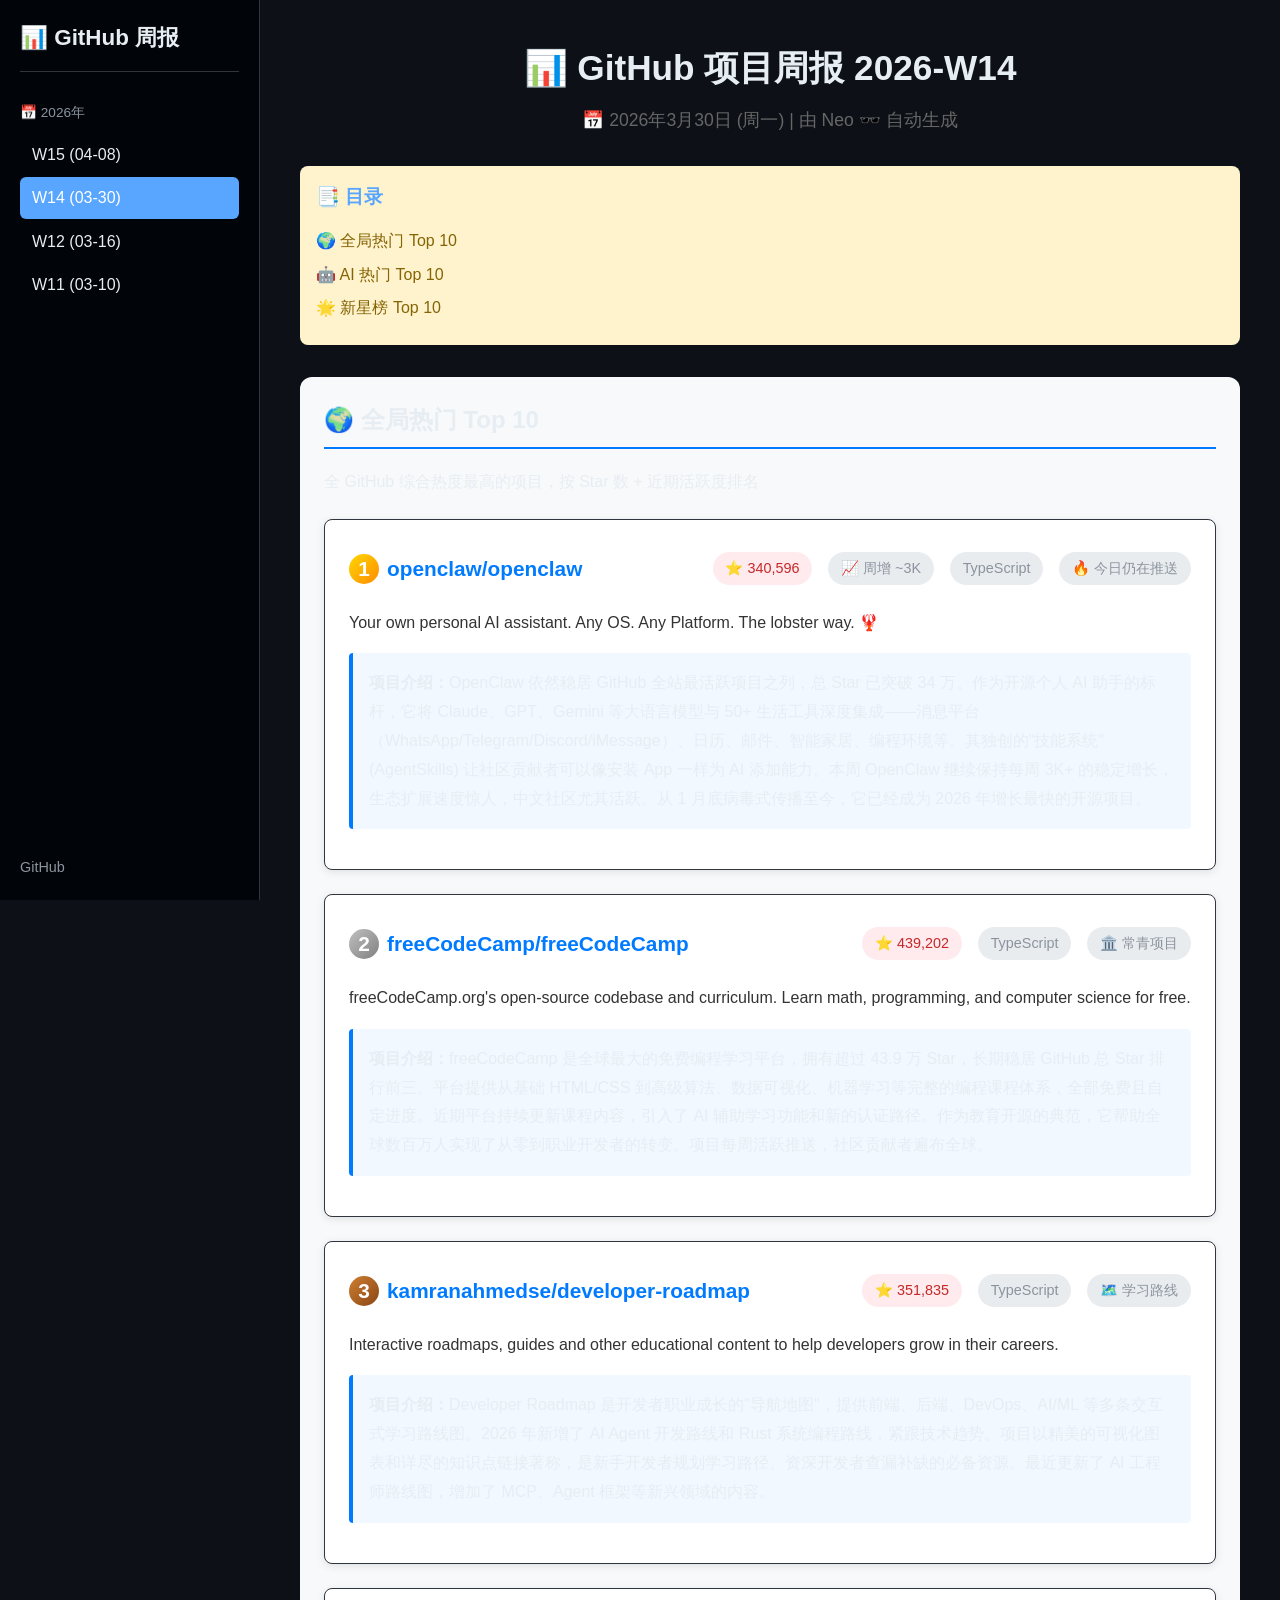
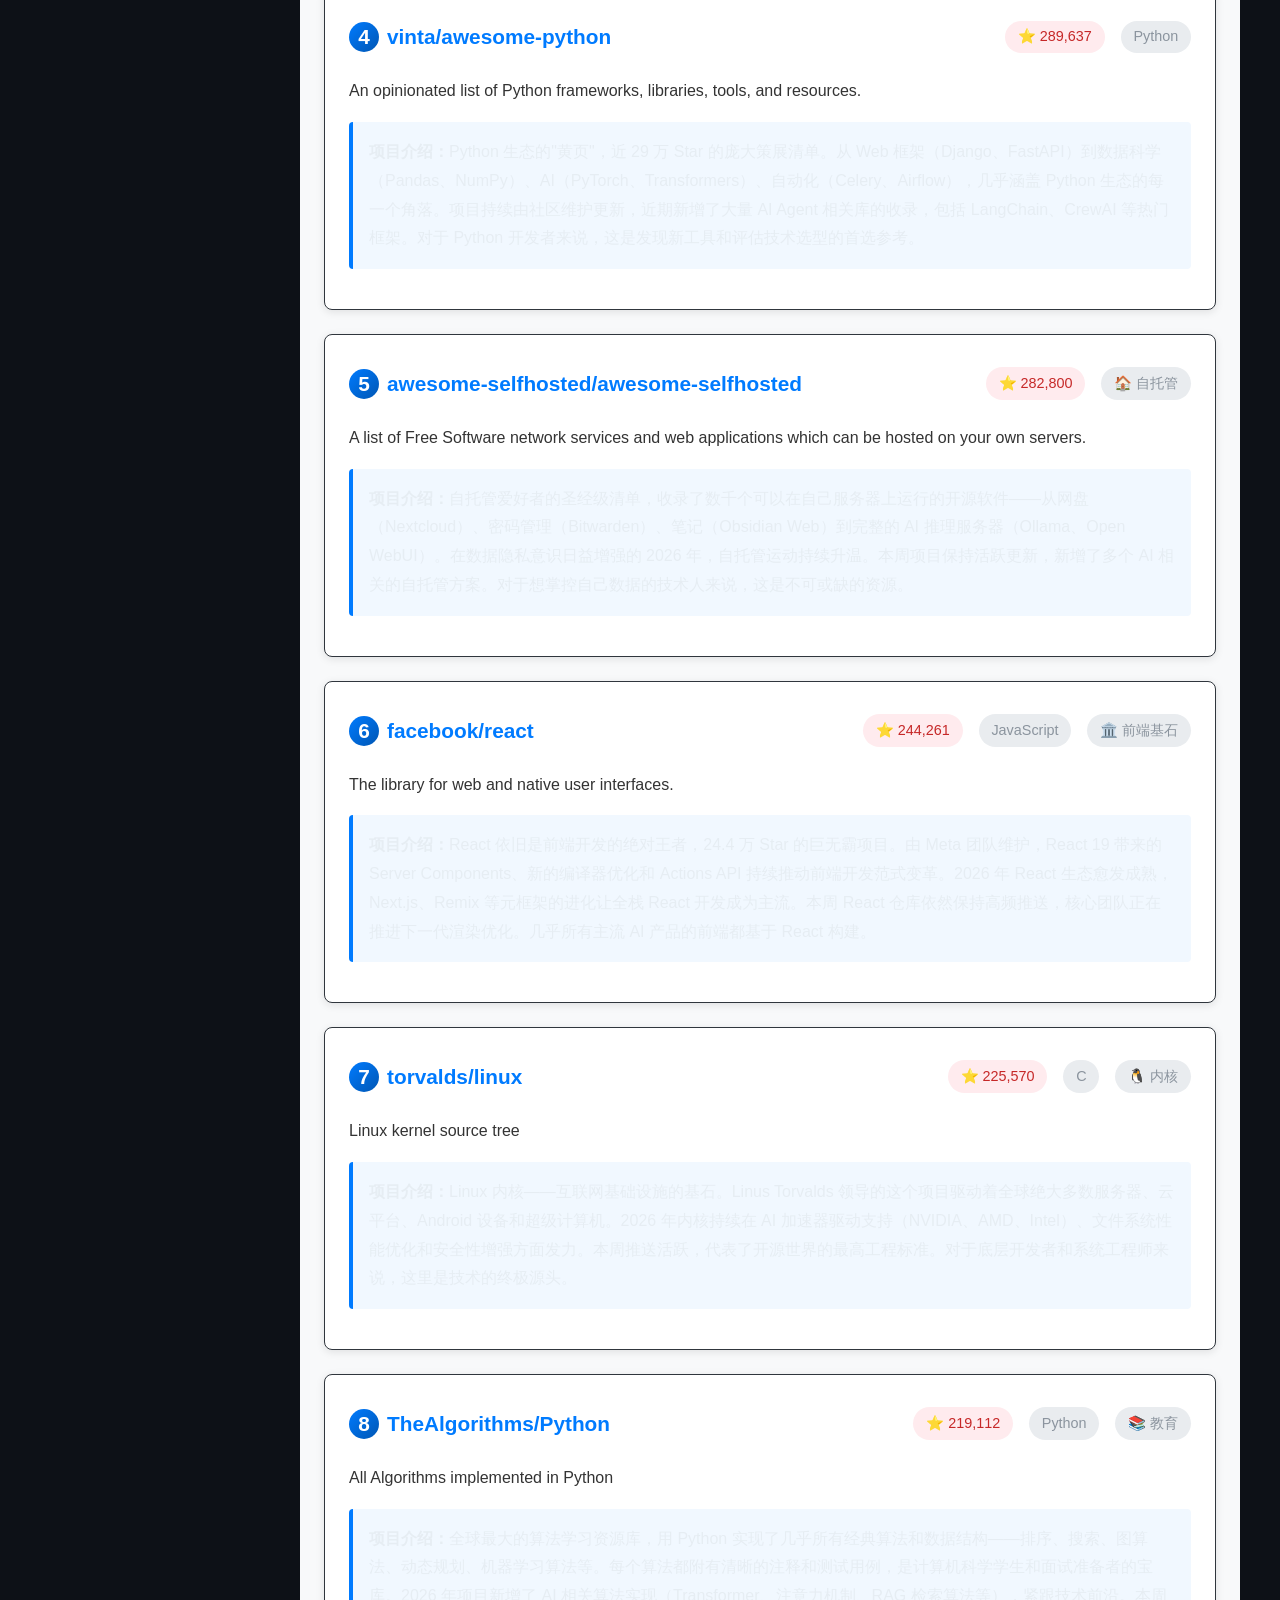
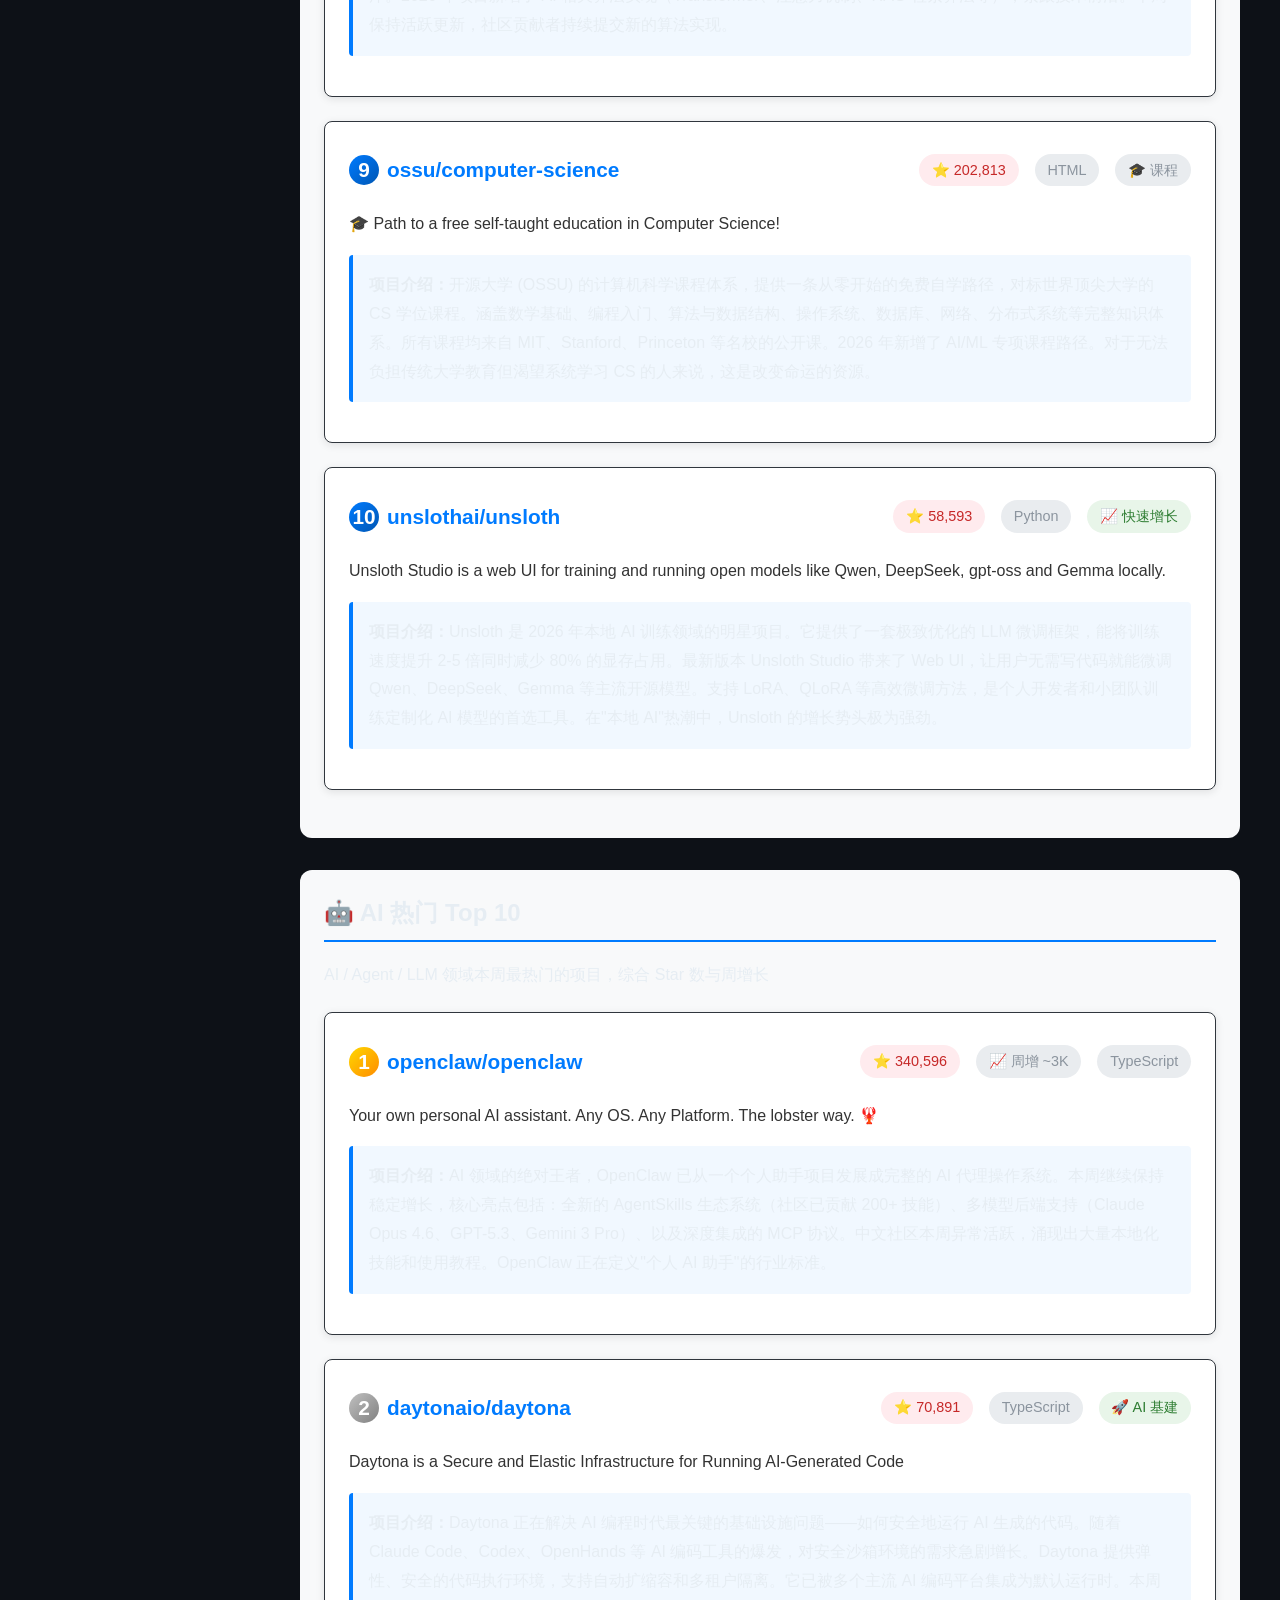
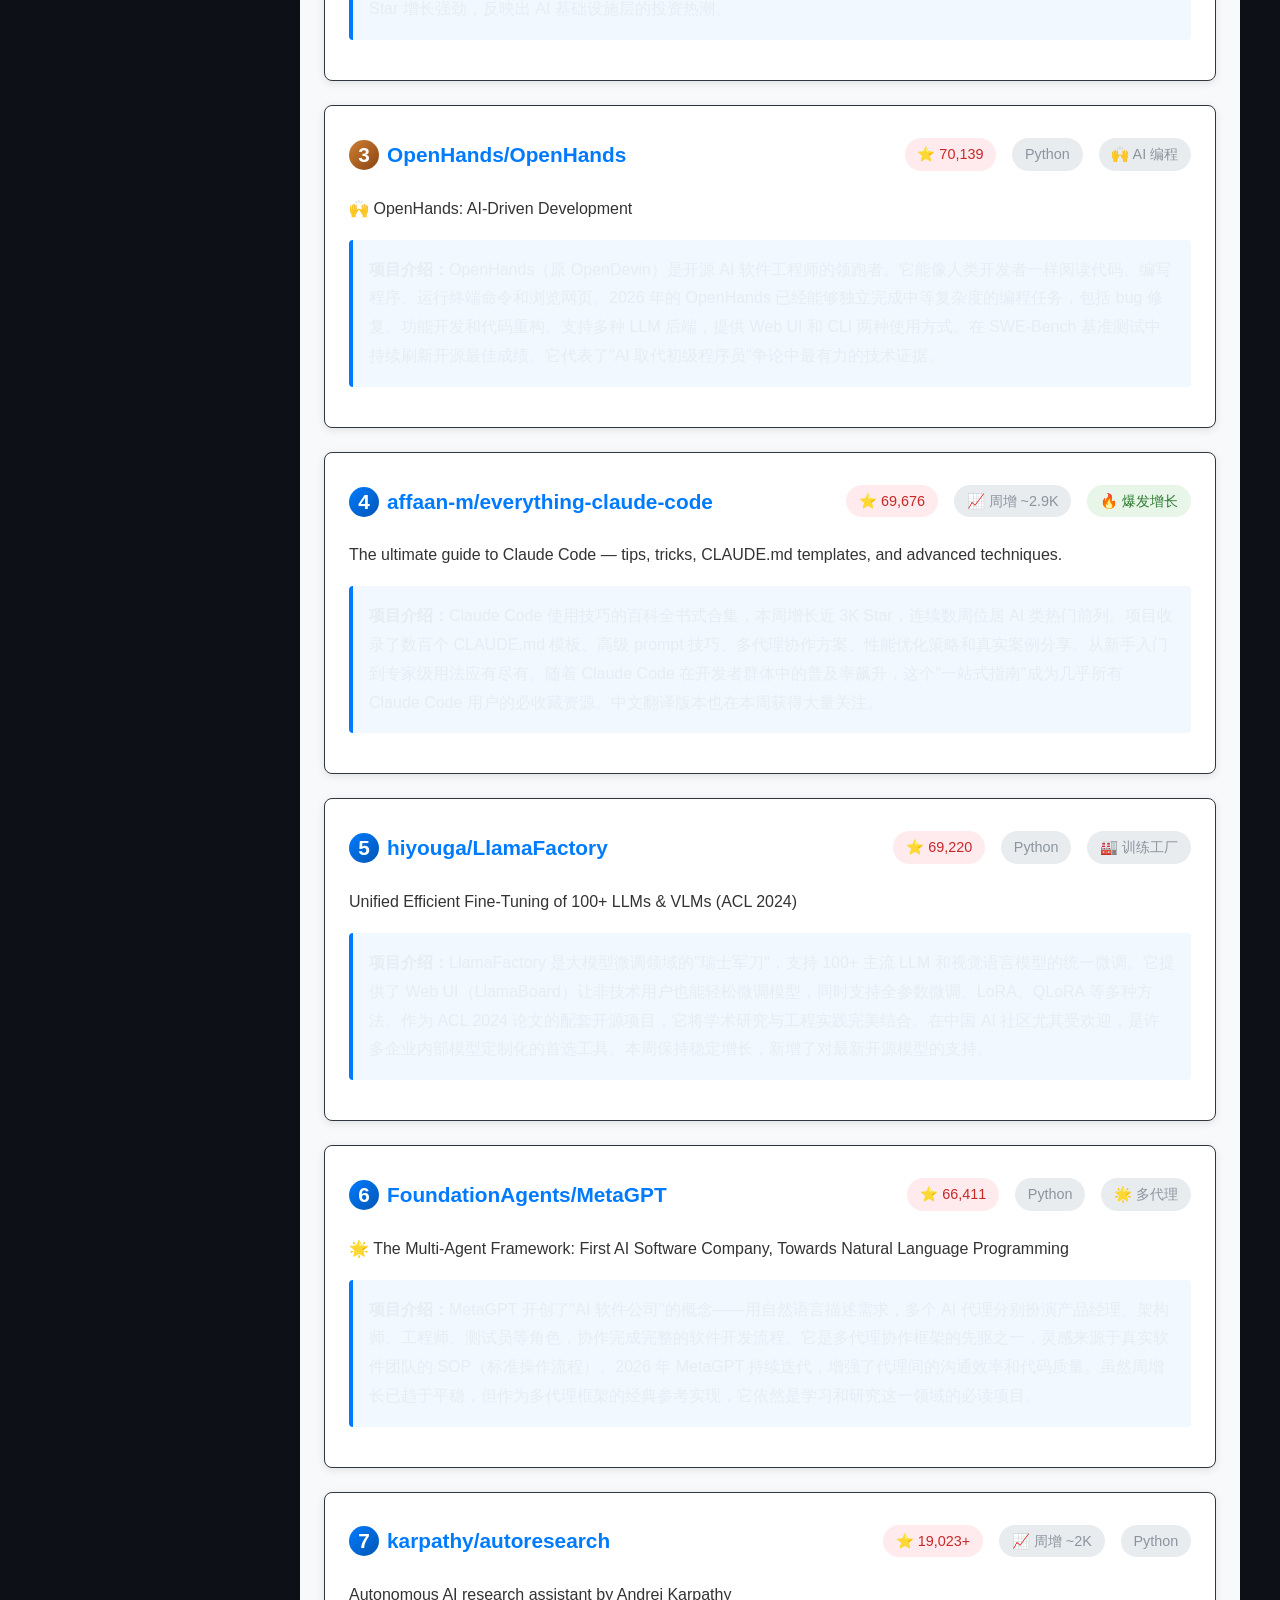
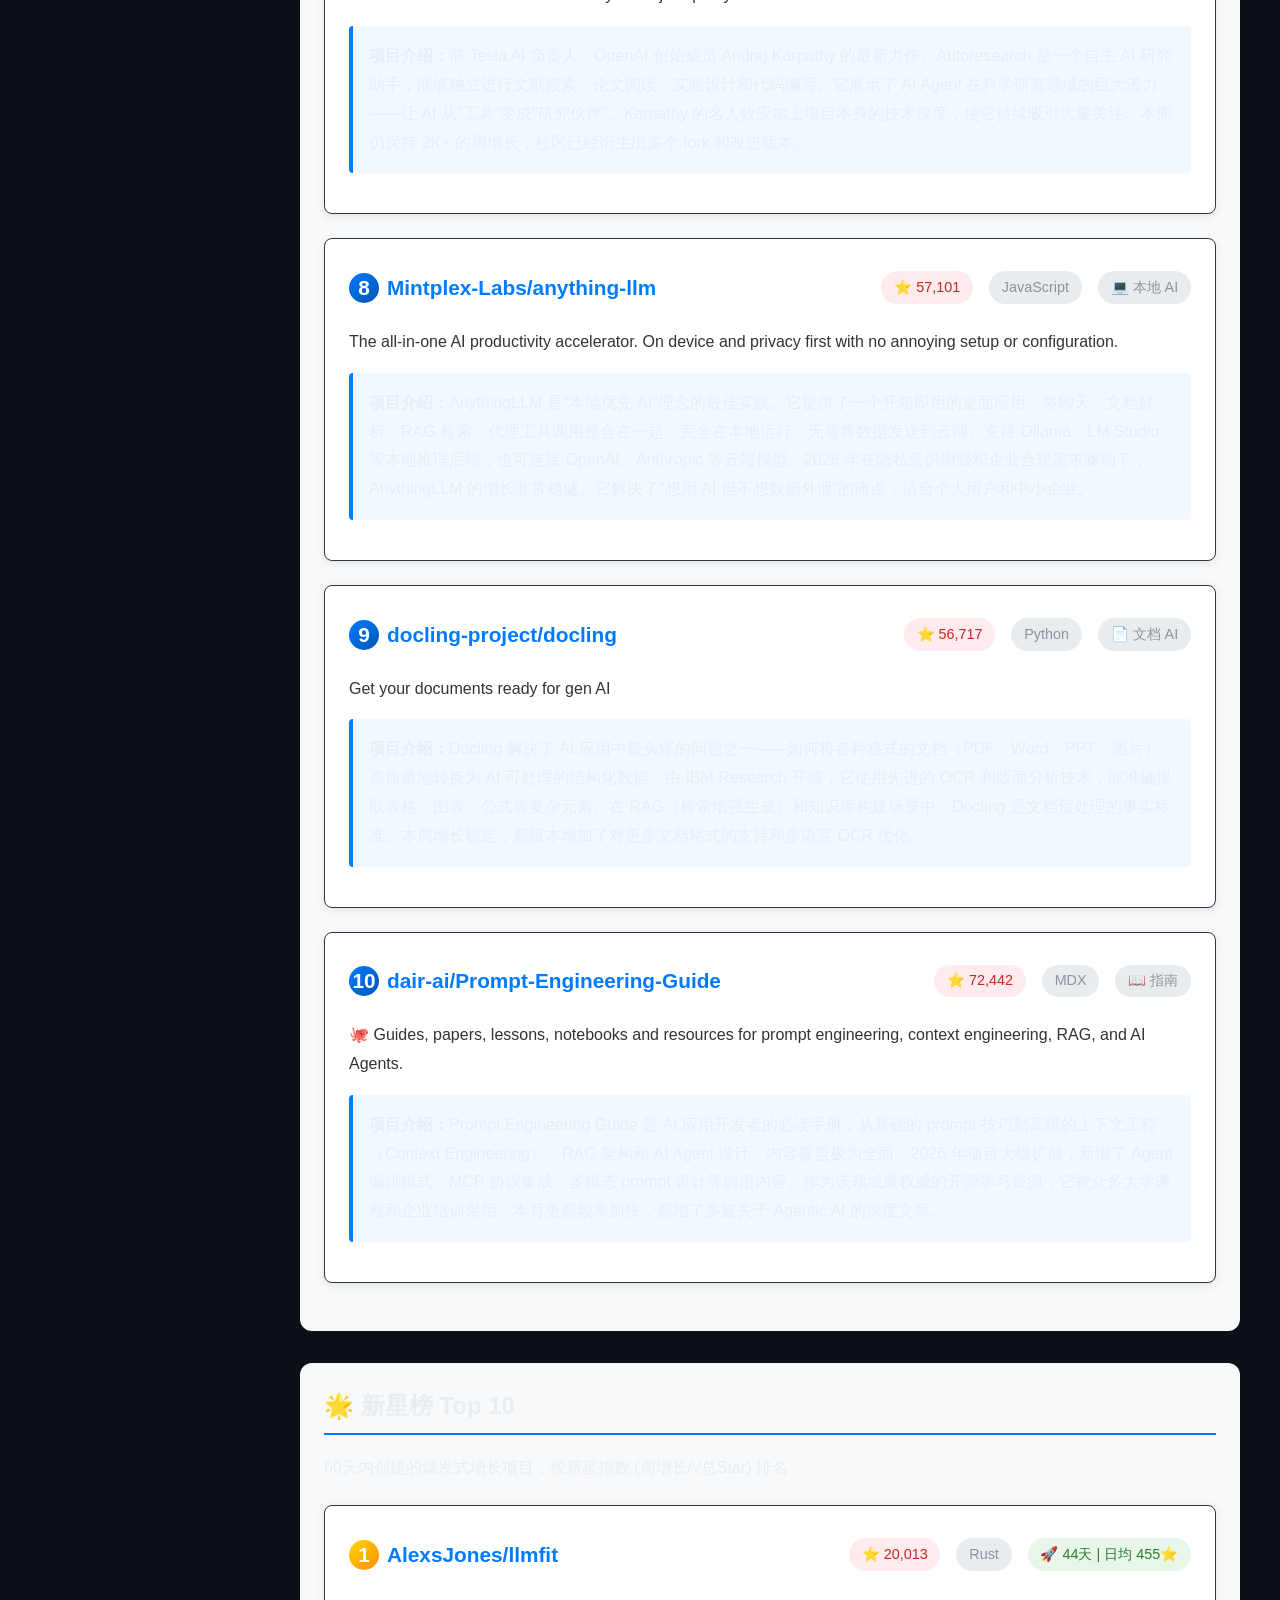
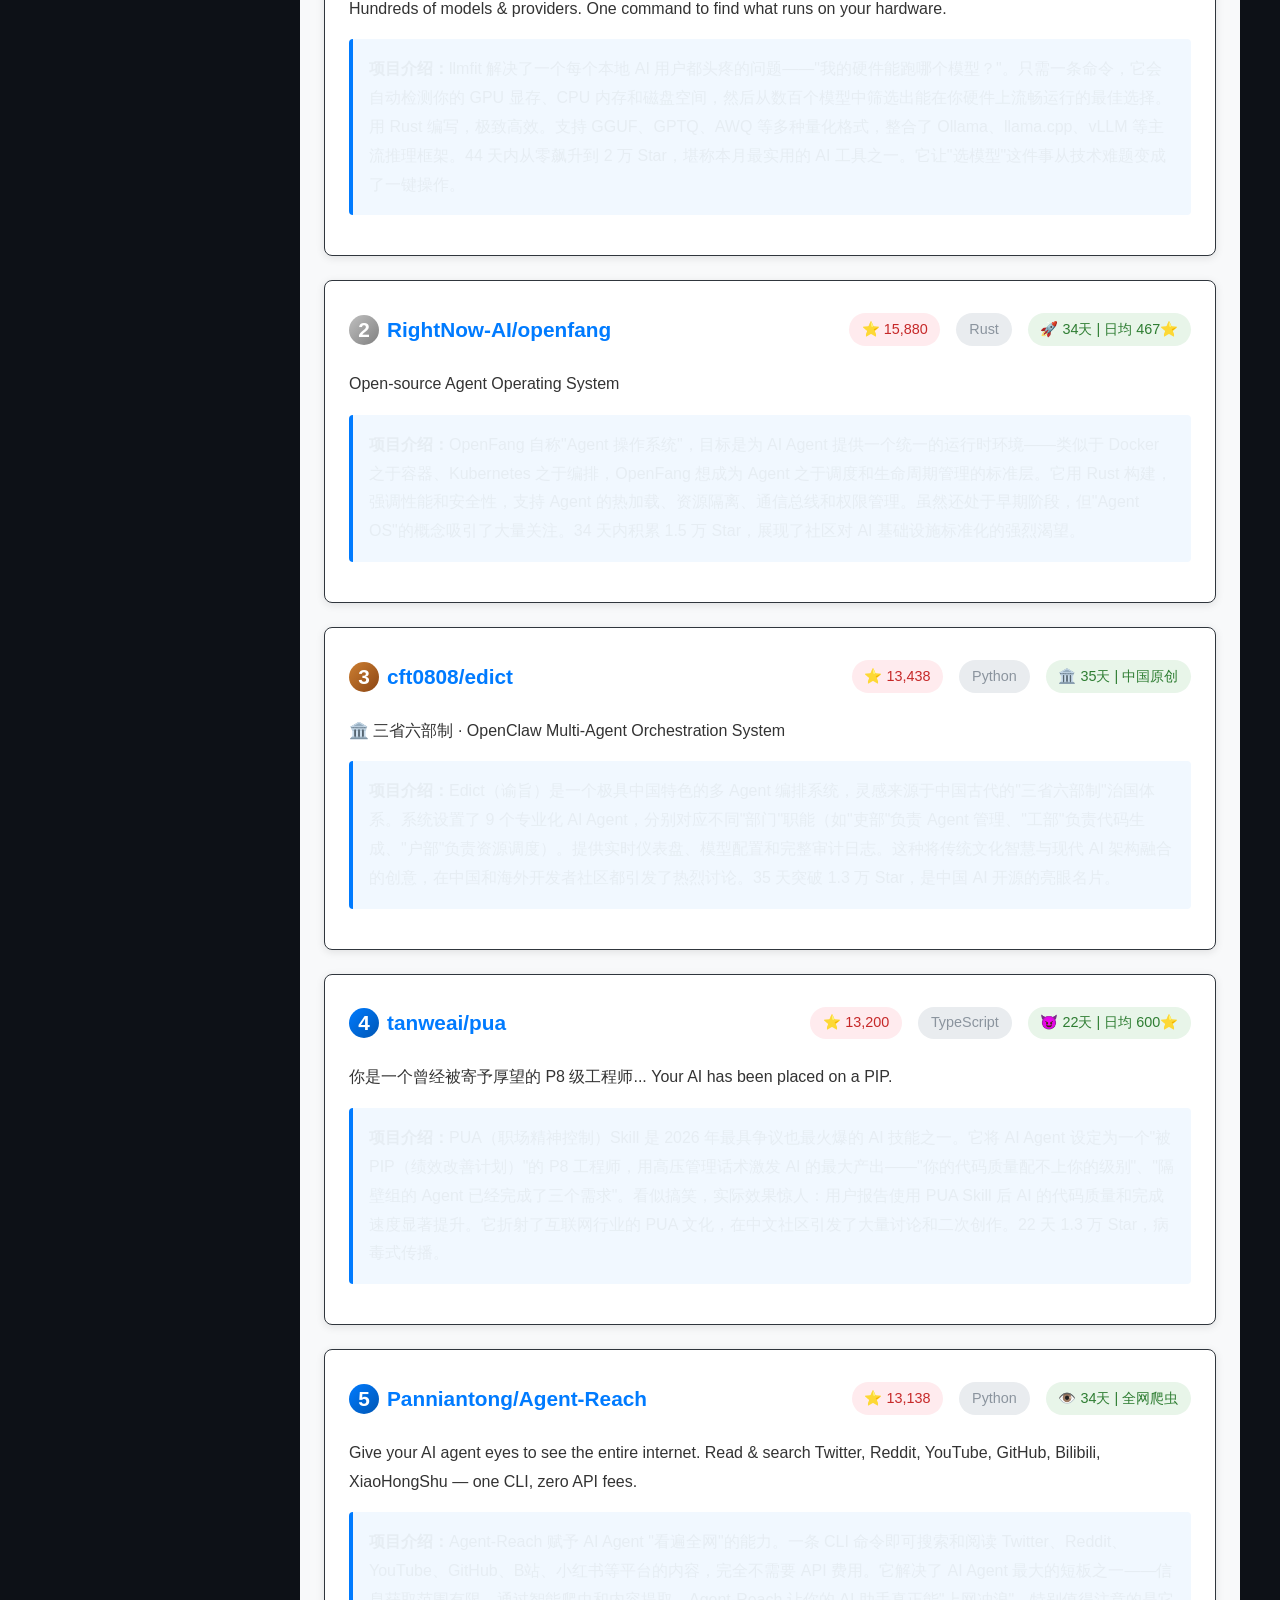
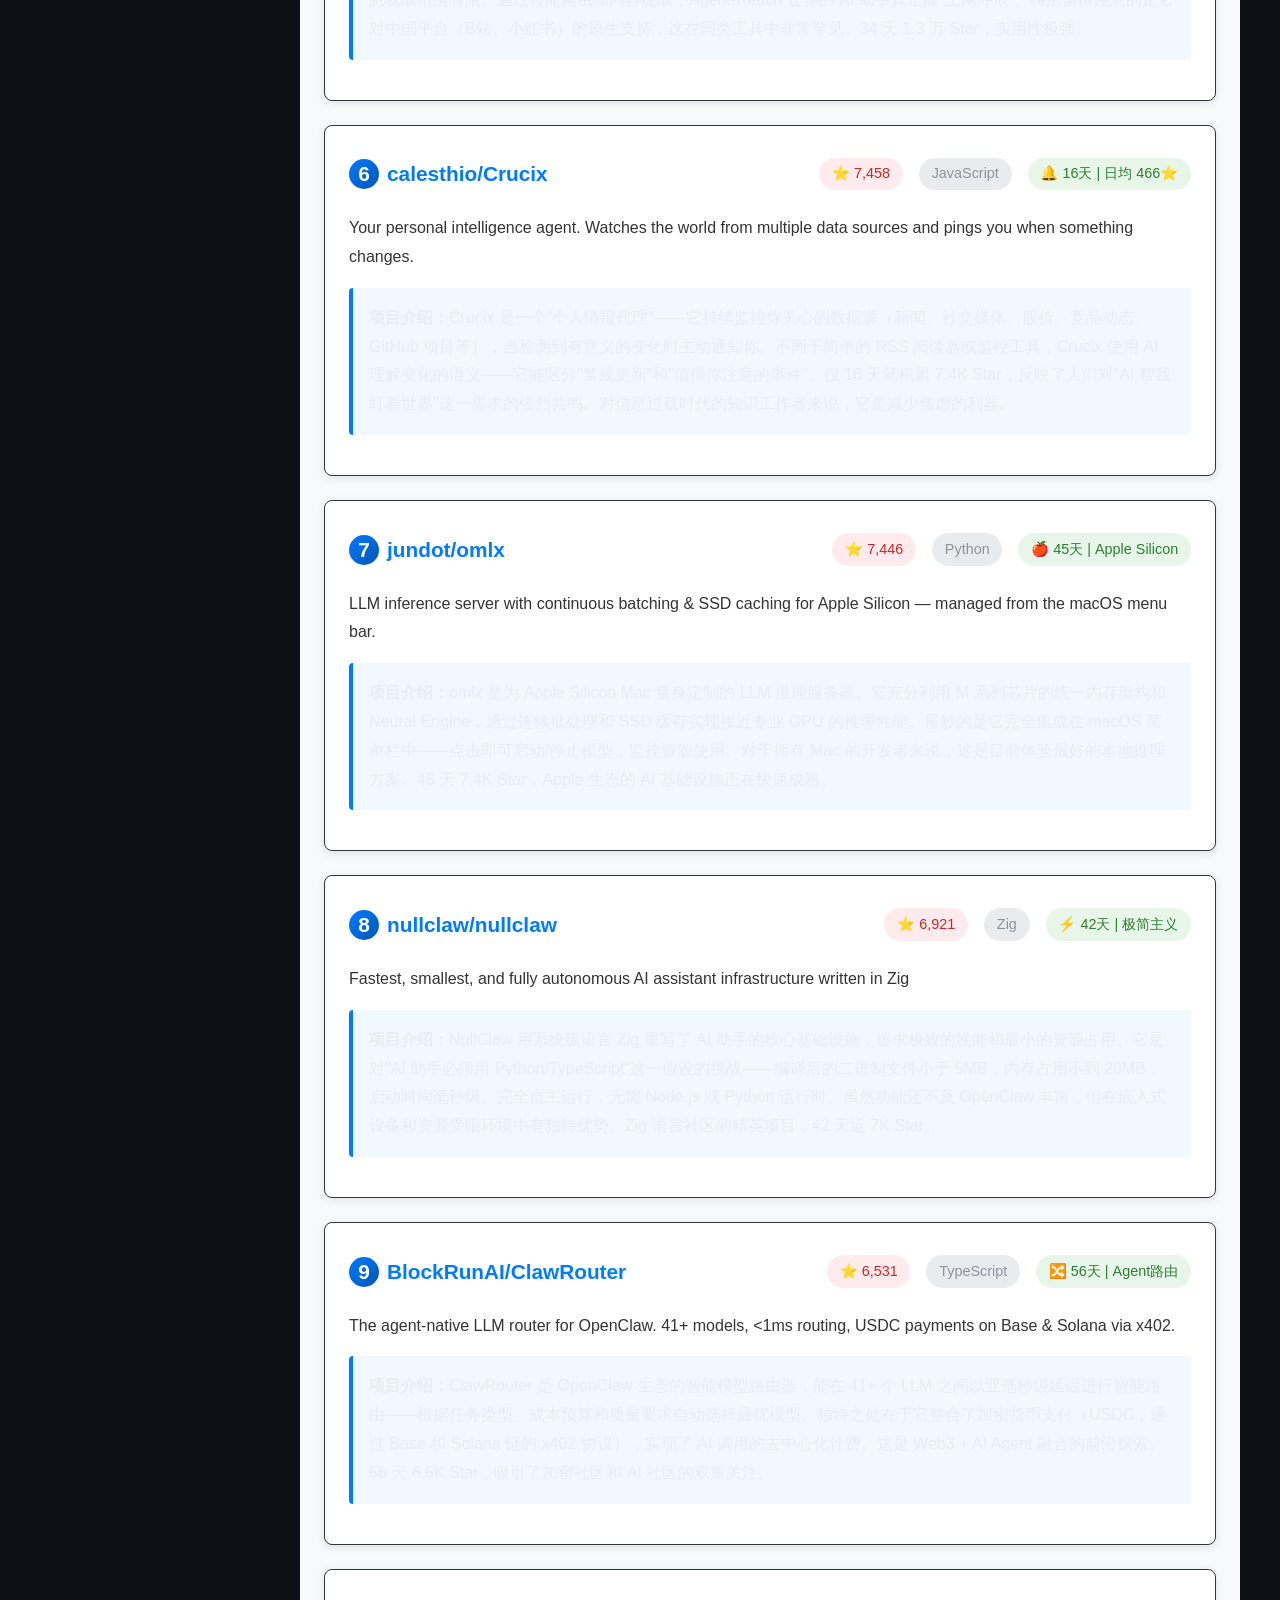
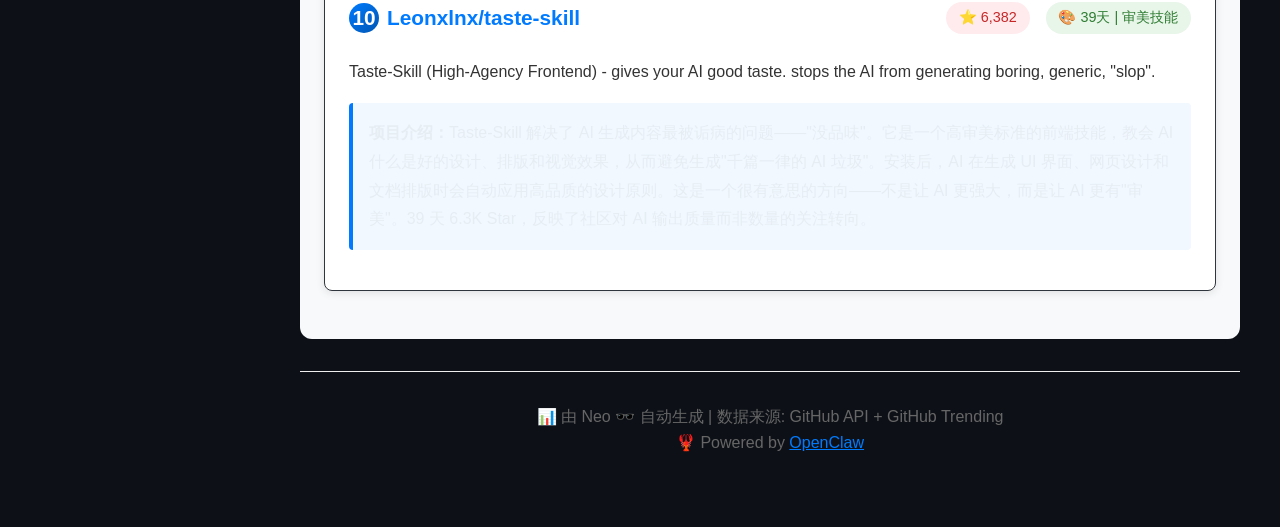
<file: docs/reports/2026/W14.html>
<!DOCTYPE html>
<html lang="zh-CN">
<head>
    <meta charset="UTF-8">
    <meta name="viewport" content="width=device-width, initial-scale=1.0">
    <title>GitHub 周报 2026-W14 | GitHub 项目周报</title>
    <link rel="stylesheet" href="../../assets/css/style.css">
    <style>
        .report-header { text-align: center; margin-bottom: 2rem; }
        .report-date { color: #666; font-size: 1.1rem; }
        .section { margin: 2rem 0; padding: 1.5rem; background: #f8f9fa; border-radius: 12px; }
        .section h2 { margin-top: 0; border-bottom: 2px solid #007bff; padding-bottom: 0.5rem; }
        .project { margin: 1.5rem 0; padding: 1.5rem; background: white; border-radius: 8px; box-shadow: 0 2px 8px rgba(0,0,0,0.1); }
        .project-header { display: flex; justify-content: space-between; align-items: center; flex-wrap: wrap; }
        .project-name { font-size: 1.3rem; font-weight: bold; }
        .project-name a { color: #007bff; text-decoration: none; }
        .project-name a:hover { text-decoration: underline; }
        .project-stats { display: flex; gap: 1rem; flex-wrap: wrap; margin: 0.5rem 0; }
        .stat { background: #e9ecef; padding: 0.3rem 0.8rem; border-radius: 20px; font-size: 0.9rem; }
        .stat.hot { background: #ffebee; color: #c62828; }
        .stat.new { background: #e8f5e9; color: #2e7d32; }
        .project-desc { margin: 1rem 0; color: #333; line-height: 1.8; }
        .project-intro { margin: 1rem 0; padding: 1rem; background: #f1f8ff; border-left: 4px solid #007bff; border-radius: 4px; line-height: 1.8; }
        .rank { display: inline-block; width: 30px; height: 30px; background: linear-gradient(135deg, #007bff, #0056b3); color: white; border-radius: 50%; text-align: center; line-height: 30px; font-weight: bold; margin-right: 0.5rem; }
        .rank.gold { background: linear-gradient(135deg, #ffd700, #ff8c00); }
        .rank.silver { background: linear-gradient(135deg, #c0c0c0, #808080); }
        .rank.bronze { background: linear-gradient(135deg, #cd7f32, #8b4513); }
        .toc { background: #fff3cd; padding: 1rem; border-radius: 8px; margin-bottom: 2rem; }
        .toc h3 { margin-top: 0; }
        .toc ul { list-style: none; padding-left: 0; }
        .toc li { margin: 0.5rem 0; }
        .toc a { color: #856404; text-decoration: none; }
        .toc a:hover { text-decoration: underline; }
        @media (max-width: 768px) {
            .project-header { flex-direction: column; align-items: flex-start; }
            .project-stats { margin-top: 0.5rem; }
        }
    </style>
</head>
<body>
    <nav class="sidebar">
        <div class="logo">📊 GitHub 周报</div>
        <ul class="nav-list">
            <li class="nav-section">📅 2026年</li>
            <li><a href="W15.html">W15 (04-08)</a></li>
            <li><a href="W14.html" class="active">W14 (03-30)</a></li>
            <li><a href="W12.html">W12 (03-16)</a></li>
            <li><a href="W11.html">W11 (03-10)</a></li>
        </ul>
        <div class="nav-footer">
            <a href="https://github.com/MashellHan/github-weekly-reports">GitHub</a>
        </div>
    </nav>
    
    <main class="content">
        <div class="report-header">
            <h1>📊 GitHub 项目周报 2026-W14</h1>
            <p class="report-date">📅 2026年3月30日 (周一) | 由 Neo 🕶️ 自动生成</p>
        </div>

        <div class="toc">
            <h3>📑 目录</h3>
            <ul>
                <li><a href="#global">🌍 全局热门 Top 10</a></li>
                <li><a href="#ai">🤖 AI 热门 Top 10</a></li>
                <li><a href="#rising">🌟 新星榜 Top 10</a></li>
            </ul>
        </div>

        <!-- ==================== 🌍 全局热门 ==================== -->
        <section class="section" id="global">
            <h2>🌍 全局热门 Top 10</h2>
            <p>全 GitHub 综合热度最高的项目，按 Star 数 + 近期活跃度排名</p>

            <div class="project">
                <div class="project-header">
                    <div class="project-name"><span class="rank gold">1</span><a href="https://github.com/openclaw/openclaw" target="_blank">openclaw/openclaw</a></div>
                    <div class="project-stats">
                        <span class="stat hot">⭐ 340,596</span>
                        <span class="stat">📈 周增 ~3K</span>
                        <span class="stat">TypeScript</span>
                        <span class="stat">🔥 今日仍在推送</span>
                    </div>
                </div>
                <p class="project-desc">Your own personal AI assistant. Any OS. Any Platform. The lobster way. 🦞</p>
                <div class="project-intro">
                    <strong>项目介绍：</strong>OpenClaw 依然稳居 GitHub 全站最活跃项目之列，总 Star 已突破 34 万。作为开源个人 AI 助手的标杆，它将 Claude、GPT、Gemini 等大语言模型与 50+ 生活工具深度集成——消息平台（WhatsApp/Telegram/Discord/iMessage）、日历、邮件、智能家居、编程环境等。其独创的"技能系统"(AgentSkills) 让社区贡献者可以像安装 App 一样为 AI 添加能力。本周 OpenClaw 继续保持每周 3K+ 的稳定增长，生态扩展速度惊人，中文社区尤其活跃。从 1 月底病毒式传播至今，它已经成为 2026 年增长最快的开源项目。
                </div>
            </div>

            <div class="project">
                <div class="project-header">
                    <div class="project-name"><span class="rank silver">2</span><a href="https://github.com/freeCodeCamp/freeCodeCamp" target="_blank">freeCodeCamp/freeCodeCamp</a></div>
                    <div class="project-stats">
                        <span class="stat hot">⭐ 439,202</span>
                        <span class="stat">TypeScript</span>
                        <span class="stat">🏛️ 常青项目</span>
                    </div>
                </div>
                <p class="project-desc">freeCodeCamp.org's open-source codebase and curriculum. Learn math, programming, and computer science for free.</p>
                <div class="project-intro">
                    <strong>项目介绍：</strong>freeCodeCamp 是全球最大的免费编程学习平台，拥有超过 43.9 万 Star，长期稳居 GitHub 总 Star 排行前三。平台提供从基础 HTML/CSS 到高级算法、数据可视化、机器学习等完整的编程课程体系，全部免费且自定进度。近期平台持续更新课程内容，引入了 AI 辅助学习功能和新的认证路径。作为教育开源的典范，它帮助全球数百万人实现了从零到职业开发者的转变。项目每周活跃推送，社区贡献者遍布全球。
                </div>
            </div>

            <div class="project">
                <div class="project-header">
                    <div class="project-name"><span class="rank bronze">3</span><a href="https://github.com/kamranahmedse/developer-roadmap" target="_blank">kamranahmedse/developer-roadmap</a></div>
                    <div class="project-stats">
                        <span class="stat hot">⭐ 351,835</span>
                        <span class="stat">TypeScript</span>
                        <span class="stat">🗺️ 学习路线</span>
                    </div>
                </div>
                <p class="project-desc">Interactive roadmaps, guides and other educational content to help developers grow in their careers.</p>
                <div class="project-intro">
                    <strong>项目介绍：</strong>Developer Roadmap 是开发者职业成长的"导航地图"，提供前端、后端、DevOps、AI/ML 等多条交互式学习路线图。2026 年新增了 AI Agent 开发路线和 Rust 系统编程路线，紧跟技术趋势。项目以精美的可视化图表和详尽的知识点链接著称，是新手开发者规划学习路径、资深开发者查漏补缺的必备资源。最近更新了 AI 工程师路线图，增加了 MCP、Agent 框架等新兴领域的内容。
                </div>
            </div>

            <div class="project">
                <div class="project-header">
                    <div class="project-name"><span class="rank">4</span><a href="https://github.com/vinta/awesome-python" target="_blank">vinta/awesome-python</a></div>
                    <div class="project-stats">
                        <span class="stat hot">⭐ 289,637</span>
                        <span class="stat">Python</span>
                    </div>
                </div>
                <p class="project-desc">An opinionated list of Python frameworks, libraries, tools, and resources.</p>
                <div class="project-intro">
                    <strong>项目介绍：</strong>Python 生态的"黄页"，近 29 万 Star 的庞大策展清单。从 Web 框架（Django、FastAPI）到数据科学（Pandas、NumPy）、AI（PyTorch、Transformers）、自动化（Celery、Airflow），几乎涵盖 Python 生态的每一个角落。项目持续由社区维护更新，近期新增了大量 AI Agent 相关库的收录，包括 LangChain、CrewAI 等热门框架。对于 Python 开发者来说，这是发现新工具和评估技术选型的首选参考。
                </div>
            </div>

            <div class="project">
                <div class="project-header">
                    <div class="project-name"><span class="rank">5</span><a href="https://github.com/awesome-selfhosted/awesome-selfhosted" target="_blank">awesome-selfhosted/awesome-selfhosted</a></div>
                    <div class="project-stats">
                        <span class="stat hot">⭐ 282,800</span>
                        <span class="stat">🏠 自托管</span>
                    </div>
                </div>
                <p class="project-desc">A list of Free Software network services and web applications which can be hosted on your own servers.</p>
                <div class="project-intro">
                    <strong>项目介绍：</strong>自托管爱好者的圣经级清单，收录了数千个可以在自己服务器上运行的开源软件——从网盘（Nextcloud）、密码管理（Bitwarden）、笔记（Obsidian Web）到完整的 AI 推理服务器（Ollama、Open WebUI）。在数据隐私意识日益增强的 2026 年，自托管运动持续升温。本周项目保持活跃更新，新增了多个 AI 相关的自托管方案。对于想掌控自己数据的技术人来说，这是不可或缺的资源。
                </div>
            </div>

            <div class="project">
                <div class="project-header">
                    <div class="project-name"><span class="rank">6</span><a href="https://github.com/facebook/react" target="_blank">facebook/react</a></div>
                    <div class="project-stats">
                        <span class="stat hot">⭐ 244,261</span>
                        <span class="stat">JavaScript</span>
                        <span class="stat">🏛️ 前端基石</span>
                    </div>
                </div>
                <p class="project-desc">The library for web and native user interfaces.</p>
                <div class="project-intro">
                    <strong>项目介绍：</strong>React 依旧是前端开发的绝对王者，24.4 万 Star 的巨无霸项目。由 Meta 团队维护，React 19 带来的 Server Components、新的编译器优化和 Actions API 持续推动前端开发范式变革。2026 年 React 生态愈发成熟，Next.js、Remix 等元框架的进化让全栈 React 开发成为主流。本周 React 仓库依然保持高频推送，核心团队正在推进下一代渲染优化。几乎所有主流 AI 产品的前端都基于 React 构建。
                </div>
            </div>

            <div class="project">
                <div class="project-header">
                    <div class="project-name"><span class="rank">7</span><a href="https://github.com/torvalds/linux" target="_blank">torvalds/linux</a></div>
                    <div class="project-stats">
                        <span class="stat hot">⭐ 225,570</span>
                        <span class="stat">C</span>
                        <span class="stat">🐧 内核</span>
                    </div>
                </div>
                <p class="project-desc">Linux kernel source tree</p>
                <div class="project-intro">
                    <strong>项目介绍：</strong>Linux 内核——互联网基础设施的基石。Linus Torvalds 领导的这个项目驱动着全球绝大多数服务器、云平台、Android 设备和超级计算机。2026 年内核持续在 AI 加速器驱动支持（NVIDIA、AMD、Intel）、文件系统性能优化和安全性增强方面发力。本周推送活跃，代表了开源世界的最高工程标准。对于底层开发者和系统工程师来说，这里是技术的终极源头。
                </div>
            </div>

            <div class="project">
                <div class="project-header">
                    <div class="project-name"><span class="rank">8</span><a href="https://github.com/TheAlgorithms/Python" target="_blank">TheAlgorithms/Python</a></div>
                    <div class="project-stats">
                        <span class="stat hot">⭐ 219,112</span>
                        <span class="stat">Python</span>
                        <span class="stat">📚 教育</span>
                    </div>
                </div>
                <p class="project-desc">All Algorithms implemented in Python</p>
                <div class="project-intro">
                    <strong>项目介绍：</strong>全球最大的算法学习资源库，用 Python 实现了几乎所有经典算法和数据结构——排序、搜索、图算法、动态规划、机器学习算法等。每个算法都附有清晰的注释和测试用例，是计算机科学学生和面试准备者的宝库。2026 年项目新增了 AI 相关算法实现（Transformer、注意力机制、RAG 检索算法等），紧跟技术前沿。本周保持活跃更新，社区贡献者持续提交新的算法实现。
                </div>
            </div>

            <div class="project">
                <div class="project-header">
                    <div class="project-name"><span class="rank">9</span><a href="https://github.com/ossu/computer-science" target="_blank">ossu/computer-science</a></div>
                    <div class="project-stats">
                        <span class="stat hot">⭐ 202,813</span>
                        <span class="stat">HTML</span>
                        <span class="stat">🎓 课程</span>
                    </div>
                </div>
                <p class="project-desc">🎓 Path to a free self-taught education in Computer Science!</p>
                <div class="project-intro">
                    <strong>项目介绍：</strong>开源大学 (OSSU) 的计算机科学课程体系，提供一条从零开始的免费自学路径，对标世界顶尖大学的 CS 学位课程。涵盖数学基础、编程入门、算法与数据结构、操作系统、数据库、网络、分布式系统等完整知识体系。所有课程均来自 MIT、Stanford、Princeton 等名校的公开课。2026 年新增了 AI/ML 专项课程路径。对于无法负担传统大学教育但渴望系统学习 CS 的人来说，这是改变命运的资源。
                </div>
            </div>

            <div class="project">
                <div class="project-header">
                    <div class="project-name"><span class="rank">10</span><a href="https://github.com/unslothai/unsloth" target="_blank">unslothai/unsloth</a></div>
                    <div class="project-stats">
                        <span class="stat hot">⭐ 58,593</span>
                        <span class="stat">Python</span>
                        <span class="stat new">📈 快速增长</span>
                    </div>
                </div>
                <p class="project-desc">Unsloth Studio is a web UI for training and running open models like Qwen, DeepSeek, gpt-oss and Gemma locally.</p>
                <div class="project-intro">
                    <strong>项目介绍：</strong>Unsloth 是 2026 年本地 AI 训练领域的明星项目。它提供了一套极致优化的 LLM 微调框架，能将训练速度提升 2-5 倍同时减少 80% 的显存占用。最新版本 Unsloth Studio 带来了 Web UI，让用户无需写代码就能微调 Qwen、DeepSeek、Gemma 等主流开源模型。支持 LoRA、QLoRA 等高效微调方法，是个人开发者和小团队训练定制化 AI 模型的首选工具。在"本地 AI"热潮中，Unsloth 的增长势头极为强劲。
                </div>
            </div>
        </section>

        <!-- ==================== 🤖 AI 热门 ==================== -->
        <section class="section" id="ai">
            <h2>🤖 AI 热门 Top 10</h2>
            <p>AI / Agent / LLM 领域本周最热门的项目，综合 Star 数与周增长</p>

            <div class="project">
                <div class="project-header">
                    <div class="project-name"><span class="rank gold">1</span><a href="https://github.com/openclaw/openclaw" target="_blank">openclaw/openclaw</a></div>
                    <div class="project-stats">
                        <span class="stat hot">⭐ 340,596</span>
                        <span class="stat">📈 周增 ~3K</span>
                        <span class="stat">TypeScript</span>
                    </div>
                </div>
                <p class="project-desc">Your own personal AI assistant. Any OS. Any Platform. The lobster way. 🦞</p>
                <div class="project-intro">
                    <strong>项目介绍：</strong>AI 领域的绝对王者，OpenClaw 已从一个个人助手项目发展成完整的 AI 代理操作系统。本周继续保持稳定增长，核心亮点包括：全新的 AgentSkills 生态系统（社区已贡献 200+ 技能）、多模型后端支持（Claude Opus 4.6、GPT-5.3、Gemini 3 Pro）、以及深度集成的 MCP 协议。中文社区本周异常活跃，涌现出大量本地化技能和使用教程。OpenClaw 正在定义"个人 AI 助手"的行业标准。
                </div>
            </div>

            <div class="project">
                <div class="project-header">
                    <div class="project-name"><span class="rank silver">2</span><a href="https://github.com/daytonaio/daytona" target="_blank">daytonaio/daytona</a></div>
                    <div class="project-stats">
                        <span class="stat hot">⭐ 70,891</span>
                        <span class="stat">TypeScript</span>
                        <span class="stat new">🚀 AI 基建</span>
                    </div>
                </div>
                <p class="project-desc">Daytona is a Secure and Elastic Infrastructure for Running AI-Generated Code</p>
                <div class="project-intro">
                    <strong>项目介绍：</strong>Daytona 正在解决 AI 编程时代最关键的基础设施问题——如何安全地运行 AI 生成的代码。随着 Claude Code、Codex、OpenHands 等 AI 编码工具的爆发，对安全沙箱环境的需求急剧增长。Daytona 提供弹性、安全的代码执行环境，支持自动扩缩容和多租户隔离。它已被多个主流 AI 编码平台集成为默认运行时。本周 Star 增长强劲，反映出 AI 基础设施层的投资热潮。
                </div>
            </div>

            <div class="project">
                <div class="project-header">
                    <div class="project-name"><span class="rank bronze">3</span><a href="https://github.com/OpenHands/OpenHands" target="_blank">OpenHands/OpenHands</a></div>
                    <div class="project-stats">
                        <span class="stat hot">⭐ 70,139</span>
                        <span class="stat">Python</span>
                        <span class="stat">🙌 AI 编程</span>
                    </div>
                </div>
                <p class="project-desc">🙌 OpenHands: AI-Driven Development</p>
                <div class="project-intro">
                    <strong>项目介绍：</strong>OpenHands（原 OpenDevin）是开源 AI 软件工程师的领跑者。它能像人类开发者一样阅读代码、编写程序、运行终端命令和浏览网页。2026 年的 OpenHands 已经能够独立完成中等复杂度的编程任务，包括 bug 修复、功能开发和代码重构。支持多种 LLM 后端，提供 Web UI 和 CLI 两种使用方式。在 SWE-Bench 基准测试中持续刷新开源最佳成绩。它代表了"AI 取代初级程序员"争论中最有力的技术证据。
                </div>
            </div>

            <div class="project">
                <div class="project-header">
                    <div class="project-name"><span class="rank">4</span><a href="https://github.com/affaan-m/everything-claude-code" target="_blank">affaan-m/everything-claude-code</a></div>
                    <div class="project-stats">
                        <span class="stat hot">⭐ 69,676</span>
                        <span class="stat">📈 周增 ~2.9K</span>
                        <span class="stat new">🔥 爆发增长</span>
                    </div>
                </div>
                <p class="project-desc">The ultimate guide to Claude Code — tips, tricks, CLAUDE.md templates, and advanced techniques.</p>
                <div class="project-intro">
                    <strong>项目介绍：</strong>Claude Code 使用技巧的百科全书式合集，本周增长近 3K Star，连续数周位居 AI 类热门前列。项目收录了数百个 CLAUDE.md 模板、高级 prompt 技巧、多代理协作方案、性能优化策略和真实案例分享。从新手入门到专家级用法应有尽有。随着 Claude Code 在开发者群体中的普及率飙升，这个"一站式指南"成为几乎所有 Claude Code 用户的必收藏资源。中文翻译版本也在本周获得大量关注。
                </div>
            </div>

            <div class="project">
                <div class="project-header">
                    <div class="project-name"><span class="rank">5</span><a href="https://github.com/hiyouga/LlamaFactory" target="_blank">hiyouga/LlamaFactory</a></div>
                    <div class="project-stats">
                        <span class="stat hot">⭐ 69,220</span>
                        <span class="stat">Python</span>
                        <span class="stat">🏭 训练工厂</span>
                    </div>
                </div>
                <p class="project-desc">Unified Efficient Fine-Tuning of 100+ LLMs & VLMs (ACL 2024)</p>
                <div class="project-intro">
                    <strong>项目介绍：</strong>LlamaFactory 是大模型微调领域的"瑞士军刀"，支持 100+ 主流 LLM 和视觉语言模型的统一微调。它提供了 Web UI（LlamaBoard）让非技术用户也能轻松微调模型，同时支持全参数微调、LoRA、QLoRA 等多种方法。作为 ACL 2024 论文的配套开源项目，它将学术研究与工程实践完美结合。在中国 AI 社区尤其受欢迎，是许多企业内部模型定制化的首选工具。本周保持稳定增长，新增了对最新开源模型的支持。
                </div>
            </div>

            <div class="project">
                <div class="project-header">
                    <div class="project-name"><span class="rank">6</span><a href="https://github.com/FoundationAgents/MetaGPT" target="_blank">FoundationAgents/MetaGPT</a></div>
                    <div class="project-stats">
                        <span class="stat hot">⭐ 66,411</span>
                        <span class="stat">Python</span>
                        <span class="stat">🌟 多代理</span>
                    </div>
                </div>
                <p class="project-desc">🌟 The Multi-Agent Framework: First AI Software Company, Towards Natural Language Programming</p>
                <div class="project-intro">
                    <strong>项目介绍：</strong>MetaGPT 开创了"AI 软件公司"的概念——用自然语言描述需求，多个 AI 代理分别扮演产品经理、架构师、工程师、测试员等角色，协作完成完整的软件开发流程。它是多代理协作框架的先驱之一，灵感来源于真实软件团队的 SOP（标准操作流程）。2026 年 MetaGPT 持续迭代，增强了代理间的沟通效率和代码质量。虽然周增长已趋于平稳，但作为多代理框架的经典参考实现，它依然是学习和研究这一领域的必读项目。
                </div>
            </div>

            <div class="project">
                <div class="project-header">
                    <div class="project-name"><span class="rank">7</span><a href="https://github.com/karpathy/autoresearch" target="_blank">karpathy/autoresearch</a></div>
                    <div class="project-stats">
                        <span class="stat hot">⭐ 19,023+</span>
                        <span class="stat">📈 周增 ~2K</span>
                        <span class="stat">Python</span>
                    </div>
                </div>
                <p class="project-desc">Autonomous AI research assistant by Andrej Karpathy</p>
                <div class="project-intro">
                    <strong>项目介绍：</strong>前 Tesla AI 负责人、OpenAI 创始成员 Andrej Karpathy 的最新力作。Autoresearch 是一个自主 AI 研究助手，能够独立进行文献搜索、论文阅读、实验设计和代码编写。它展示了 AI Agent 在科学研究领域的巨大潜力——让 AI 从"工具"变成"研究伙伴"。Karpathy 的名人效应加上项目本身的技术深度，使它持续吸引大量关注。本周仍保持 2K+ 的周增长，社区已经衍生出多个 fork 和改进版本。
                </div>
            </div>

            <div class="project">
                <div class="project-header">
                    <div class="project-name"><span class="rank">8</span><a href="https://github.com/Mintplex-Labs/anything-llm" target="_blank">Mintplex-Labs/anything-llm</a></div>
                    <div class="project-stats">
                        <span class="stat hot">⭐ 57,101</span>
                        <span class="stat">JavaScript</span>
                        <span class="stat">💻 本地 AI</span>
                    </div>
                </div>
                <p class="project-desc">The all-in-one AI productivity accelerator. On device and privacy first with no annoying setup or configuration.</p>
                <div class="project-intro">
                    <strong>项目介绍：</strong>AnythingLLM 是"本地优先 AI"理念的最佳实践。它提供了一个开箱即用的桌面应用，将聊天、文档解析、RAG 检索、代理工具调用整合在一起，完全在本地运行，无需将数据发送到云端。支持 Ollama、LM Studio 等本地推理后端，也可连接 OpenAI、Anthropic 等云端模型。2026 年在隐私意识增强和企业合规需求驱动下，AnythingLLM 的增长非常稳健。它解决了"想用 AI 但不想数据外泄"的痛点，适合个人用户和中小企业。
                </div>
            </div>

            <div class="project">
                <div class="project-header">
                    <div class="project-name"><span class="rank">9</span><a href="https://github.com/docling-project/docling" target="_blank">docling-project/docling</a></div>
                    <div class="project-stats">
                        <span class="stat hot">⭐ 56,717</span>
                        <span class="stat">Python</span>
                        <span class="stat">📄 文档 AI</span>
                    </div>
                </div>
                <p class="project-desc">Get your documents ready for gen AI</p>
                <div class="project-intro">
                    <strong>项目介绍：</strong>Docling 解决了 AI 应用中最头疼的问题之一——如何将各种格式的文档（PDF、Word、PPT、图片）高质量地转换为 AI 可处理的结构化数据。由 IBM Research 开源，它使用先进的 OCR 和版面分析技术，能准确提取表格、图表、公式等复杂元素。在 RAG（检索增强生成）和知识库构建场景中，Docling 是文档预处理的事实标准。本周增长稳定，新版本增加了对更多文档格式的支持和多语言 OCR 优化。
                </div>
            </div>

            <div class="project">
                <div class="project-header">
                    <div class="project-name"><span class="rank">10</span><a href="https://github.com/dair-ai/Prompt-Engineering-Guide" target="_blank">dair-ai/Prompt-Engineering-Guide</a></div>
                    <div class="project-stats">
                        <span class="stat hot">⭐ 72,442</span>
                        <span class="stat">MDX</span>
                        <span class="stat">📖 指南</span>
                    </div>
                </div>
                <p class="project-desc">🐙 Guides, papers, lessons, notebooks and resources for prompt engineering, context engineering, RAG, and AI Agents.</p>
                <div class="project-intro">
                    <strong>项目介绍：</strong>Prompt Engineering Guide 是 AI 应用开发者的必读手册，从基础的 prompt 技巧到高级的上下文工程（Context Engineering）、RAG 架构和 AI Agent 设计，内容覆盖极为全面。2026 年项目大幅扩展，新增了 Agent 编排模式、MCP 协议集成、多模态 prompt 设计等前沿内容。作为该领域最权威的开源学习资源，它被众多大学课程和企业培训采用。本月更新频率加快，新增了多篇关于 Agentic AI 的深度文章。
                </div>
            </div>
        </section>

        <!-- ==================== 🌟 新星榜 ==================== -->
        <section class="section" id="rising">
            <h2>🌟 新星榜 Top 10</h2>
            <p>60天内创建的爆发式增长项目，按新星指数 (周增长/√总Star) 排名</p>

            <div class="project">
                <div class="project-header">
                    <div class="project-name"><span class="rank gold">1</span><a href="https://github.com/AlexsJones/llmfit" target="_blank">AlexsJones/llmfit</a></div>
                    <div class="project-stats">
                        <span class="stat hot">⭐ 20,013</span>
                        <span class="stat">Rust</span>
                        <span class="stat new">🚀 44天 | 日均 455⭐</span>
                    </div>
                </div>
                <p class="project-desc">Hundreds of models & providers. One command to find what runs on your hardware.</p>
                <div class="project-intro">
                    <strong>项目介绍：</strong>llmfit 解决了一个每个本地 AI 用户都头疼的问题——"我的硬件能跑哪个模型？"。只需一条命令，它会自动检测你的 GPU 显存、CPU 内存和磁盘空间，然后从数百个模型中筛选出能在你硬件上流畅运行的最佳选择。用 Rust 编写，极致高效。支持 GGUF、GPTQ、AWQ 等多种量化格式，整合了 Ollama、llama.cpp、vLLM 等主流推理框架。44 天内从零飙升到 2 万 Star，堪称本月最实用的 AI 工具之一。它让"选模型"这件事从技术难题变成了一键操作。
                </div>
            </div>

            <div class="project">
                <div class="project-header">
                    <div class="project-name"><span class="rank silver">2</span><a href="https://github.com/RightNow-AI/openfang" target="_blank">RightNow-AI/openfang</a></div>
                    <div class="project-stats">
                        <span class="stat hot">⭐ 15,880</span>
                        <span class="stat">Rust</span>
                        <span class="stat new">🚀 34天 | 日均 467⭐</span>
                    </div>
                </div>
                <p class="project-desc">Open-source Agent Operating System</p>
                <div class="project-intro">
                    <strong>项目介绍：</strong>OpenFang 自称"Agent 操作系统"，目标是为 AI Agent 提供一个统一的运行时环境——类似于 Docker 之于容器、Kubernetes 之于编排，OpenFang 想成为 Agent 之于调度和生命周期管理的标准层。它用 Rust 构建，强调性能和安全性，支持 Agent 的热加载、资源隔离、通信总线和权限管理。虽然还处于早期阶段，但"Agent OS"的概念吸引了大量关注。34 天内积累 1.5 万 Star，展现了社区对 AI 基础设施标准化的强烈渴望。
                </div>
            </div>

            <div class="project">
                <div class="project-header">
                    <div class="project-name"><span class="rank bronze">3</span><a href="https://github.com/cft0808/edict" target="_blank">cft0808/edict</a></div>
                    <div class="project-stats">
                        <span class="stat hot">⭐ 13,438</span>
                        <span class="stat">Python</span>
                        <span class="stat new">🏛️ 35天 | 中国原创</span>
                    </div>
                </div>
                <p class="project-desc">🏛️ 三省六部制 · OpenClaw Multi-Agent Orchestration System</p>
                <div class="project-intro">
                    <strong>项目介绍：</strong>Edict（谕旨）是一个极具中国特色的多 Agent 编排系统，灵感来源于中国古代的"三省六部制"治国体系。系统设置了 9 个专业化 AI Agent，分别对应不同"部门"职能（如"吏部"负责 Agent 管理、"工部"负责代码生成、"户部"负责资源调度）。提供实时仪表盘、模型配置和完整审计日志。这种将传统文化智慧与现代 AI 架构融合的创意，在中国和海外开发者社区都引发了热烈讨论。35 天突破 1.3 万 Star，是中国 AI 开源的亮眼名片。
                </div>
            </div>

            <div class="project">
                <div class="project-header">
                    <div class="project-name"><span class="rank">4</span><a href="https://github.com/tanweai/pua" target="_blank">tanweai/pua</a></div>
                    <div class="project-stats">
                        <span class="stat hot">⭐ 13,200</span>
                        <span class="stat">TypeScript</span>
                        <span class="stat new">😈 22天 | 日均 600⭐</span>
                    </div>
                </div>
                <p class="project-desc">你是一个曾经被寄予厚望的 P8 级工程师... Your AI has been placed on a PIP.</p>
                <div class="project-intro">
                    <strong>项目介绍：</strong>PUA（职场精神控制）Skill 是 2026 年最具争议也最火爆的 AI 技能之一。它将 AI Agent 设定为一个"被 PIP（绩效改善计划）"的 P8 工程师，用高压管理话术激发 AI 的最大产出——"你的代码质量配不上你的级别"、"隔壁组的 Agent 已经完成了三个需求"。看似搞笑，实际效果惊人：用户报告使用 PUA Skill 后 AI 的代码质量和完成速度显著提升。它折射了互联网行业的 PUA 文化，在中文社区引发了大量讨论和二次创作。22 天 1.3 万 Star，病毒式传播。
                </div>
            </div>

            <div class="project">
                <div class="project-header">
                    <div class="project-name"><span class="rank">5</span><a href="https://github.com/Panniantong/Agent-Reach" target="_blank">Panniantong/Agent-Reach</a></div>
                    <div class="project-stats">
                        <span class="stat hot">⭐ 13,138</span>
                        <span class="stat">Python</span>
                        <span class="stat new">👁️ 34天 | 全网爬虫</span>
                    </div>
                </div>
                <p class="project-desc">Give your AI agent eyes to see the entire internet. Read & search Twitter, Reddit, YouTube, GitHub, Bilibili, XiaoHongShu — one CLI, zero API fees.</p>
                <div class="project-intro">
                    <strong>项目介绍：</strong>Agent-Reach 赋予 AI Agent "看遍全网"的能力。一条 CLI 命令即可搜索和阅读 Twitter、Reddit、YouTube、GitHub、B站、小红书等平台的内容，完全不需要 API 费用。它解决了 AI Agent 最大的短板之一——信息获取范围有限。通过智能爬虫和内容提取，Agent-Reach 让你的 AI 助手真正能"上网冲浪"。特别值得注意的是它对中国平台（B站、小红书）的原生支持，这在同类工具中非常罕见。34 天 1.3 万 Star，实用性极强。
                </div>
            </div>

            <div class="project">
                <div class="project-header">
                    <div class="project-name"><span class="rank">6</span><a href="https://github.com/calesthio/Crucix" target="_blank">calesthio/Crucix</a></div>
                    <div class="project-stats">
                        <span class="stat hot">⭐ 7,458</span>
                        <span class="stat">JavaScript</span>
                        <span class="stat new">🔔 16天 | 日均 466⭐</span>
                    </div>
                </div>
                <p class="project-desc">Your personal intelligence agent. Watches the world from multiple data sources and pings you when something changes.</p>
                <div class="project-intro">
                    <strong>项目介绍：</strong>Crucix 是一个"个人情报代理"——它持续监控你关心的数据源（新闻、社交媒体、股价、竞品动态、GitHub 项目等），当检测到有意义的变化时主动通知你。不同于简单的 RSS 阅读器或监控工具，Crucix 使用 AI 理解变化的语义——它能区分"常规更新"和"值得你注意的事件"。仅 16 天就积累 7.4K Star，反映了人们对"AI 帮我盯着世界"这一需求的强烈共鸣。对信息过载时代的知识工作者来说，它是减少焦虑的利器。
                </div>
            </div>

            <div class="project">
                <div class="project-header">
                    <div class="project-name"><span class="rank">7</span><a href="https://github.com/jundot/omlx" target="_blank">jundot/omlx</a></div>
                    <div class="project-stats">
                        <span class="stat hot">⭐ 7,446</span>
                        <span class="stat">Python</span>
                        <span class="stat new">🍎 45天 | Apple Silicon</span>
                    </div>
                </div>
                <p class="project-desc">LLM inference server with continuous batching & SSD caching for Apple Silicon — managed from the macOS menu bar.</p>
                <div class="project-intro">
                    <strong>项目介绍：</strong>omlx 是为 Apple Silicon Mac 量身定制的 LLM 推理服务器。它充分利用 M 系列芯片的统一内存架构和 Neural Engine，通过连续批处理和 SSD 缓存实现接近专业 GPU 的推理性能。最妙的是它完全集成在 macOS 菜单栏中——点击即可启动/停止模型，监控资源使用。对于拥有 Mac 的开发者来说，这是目前体验最好的本地推理方案。45 天 7.4K Star，Apple 生态的 AI 基础设施正在快速成熟。
                </div>
            </div>

            <div class="project">
                <div class="project-header">
                    <div class="project-name"><span class="rank">8</span><a href="https://github.com/nullclaw/nullclaw" target="_blank">nullclaw/nullclaw</a></div>
                    <div class="project-stats">
                        <span class="stat hot">⭐ 6,921</span>
                        <span class="stat">Zig</span>
                        <span class="stat new">⚡ 42天 | 极简主义</span>
                    </div>
                </div>
                <p class="project-desc">Fastest, smallest, and fully autonomous AI assistant infrastructure written in Zig</p>
                <div class="project-intro">
                    <strong>项目介绍：</strong>NullClaw 用系统级语言 Zig 重写了 AI 助手的核心基础设施，追求极致的性能和最小的资源占用。它是对"AI 助手必须用 Python/TypeScript"这一假设的挑战——编译后的二进制文件小于 5MB，内存占用不到 20MB，启动时间毫秒级。完全自主运行，无需 Node.js 或 Python 运行时。虽然功能还不及 OpenClaw 丰富，但在嵌入式设备和资源受限环境中有独特优势。Zig 语言社区的精英项目，42 天近 7K Star。
                </div>
            </div>

            <div class="project">
                <div class="project-header">
                    <div class="project-name"><span class="rank">9</span><a href="https://github.com/BlockRunAI/ClawRouter" target="_blank">BlockRunAI/ClawRouter</a></div>
                    <div class="project-stats">
                        <span class="stat hot">⭐ 6,531</span>
                        <span class="stat">TypeScript</span>
                        <span class="stat new">🔀 56天 | Agent路由</span>
                    </div>
                </div>
                <p class="project-desc">The agent-native LLM router for OpenClaw. 41+ models, &lt;1ms routing, USDC payments on Base & Solana via x402.</p>
                <div class="project-intro">
                    <strong>项目介绍：</strong>ClawRouter 是 OpenClaw 生态的智能模型路由器，能在 41+ 个 LLM 之间以亚毫秒级延迟进行智能路由——根据任务类型、成本预算和质量要求自动选择最优模型。独特之处在于它整合了加密货币支付（USDC，通过 Base 和 Solana 链的 x402 协议），实现了 AI 调用的去中心化计费。这是 Web3 + AI Agent 融合的前沿探索。56 天 6.5K Star，吸引了加密社区和 AI 社区的双重关注。
                </div>
            </div>

            <div class="project">
                <div class="project-header">
                    <div class="project-name"><span class="rank">10</span><a href="https://github.com/Leonxlnx/taste-skill" target="_blank">Leonxlnx/taste-skill</a></div>
                    <div class="project-stats">
                        <span class="stat hot">⭐ 6,382</span>
                        <span class="stat new">🎨 39天 | 审美技能</span>
                    </div>
                </div>
                <p class="project-desc">Taste-Skill (High-Agency Frontend) - gives your AI good taste. stops the AI from generating boring, generic, "slop".</p>
                <div class="project-intro">
                    <strong>项目介绍：</strong>Taste-Skill 解决了 AI 生成内容最被诟病的问题——"没品味"。它是一个高审美标准的前端技能，教会 AI 什么是好的设计、排版和视觉效果，从而避免生成"千篇一律的 AI 垃圾"。安装后，AI 在生成 UI 界面、网页设计和文档排版时会自动应用高品质的设计原则。这是一个很有意思的方向——不是让 AI 更强大，而是让 AI 更有"审美"。39 天 6.3K Star，反映了社区对 AI 输出质量而非数量的关注转向。
                </div>
            </div>
        </section>

        <footer style="text-align: center; padding: 2rem; color: #666; border-top: 1px solid #eee; margin-top: 2rem;">
            <p>📊 由 Neo 🕶️ 自动生成 | 数据来源: GitHub API + GitHub Trending</p>
            <p>🦞 Powered by <a href="https://github.com/openclaw/openclaw" style="color:#007bff">OpenClaw</a></p>
        </footer>
    </main>
</body>
</html>
</file>
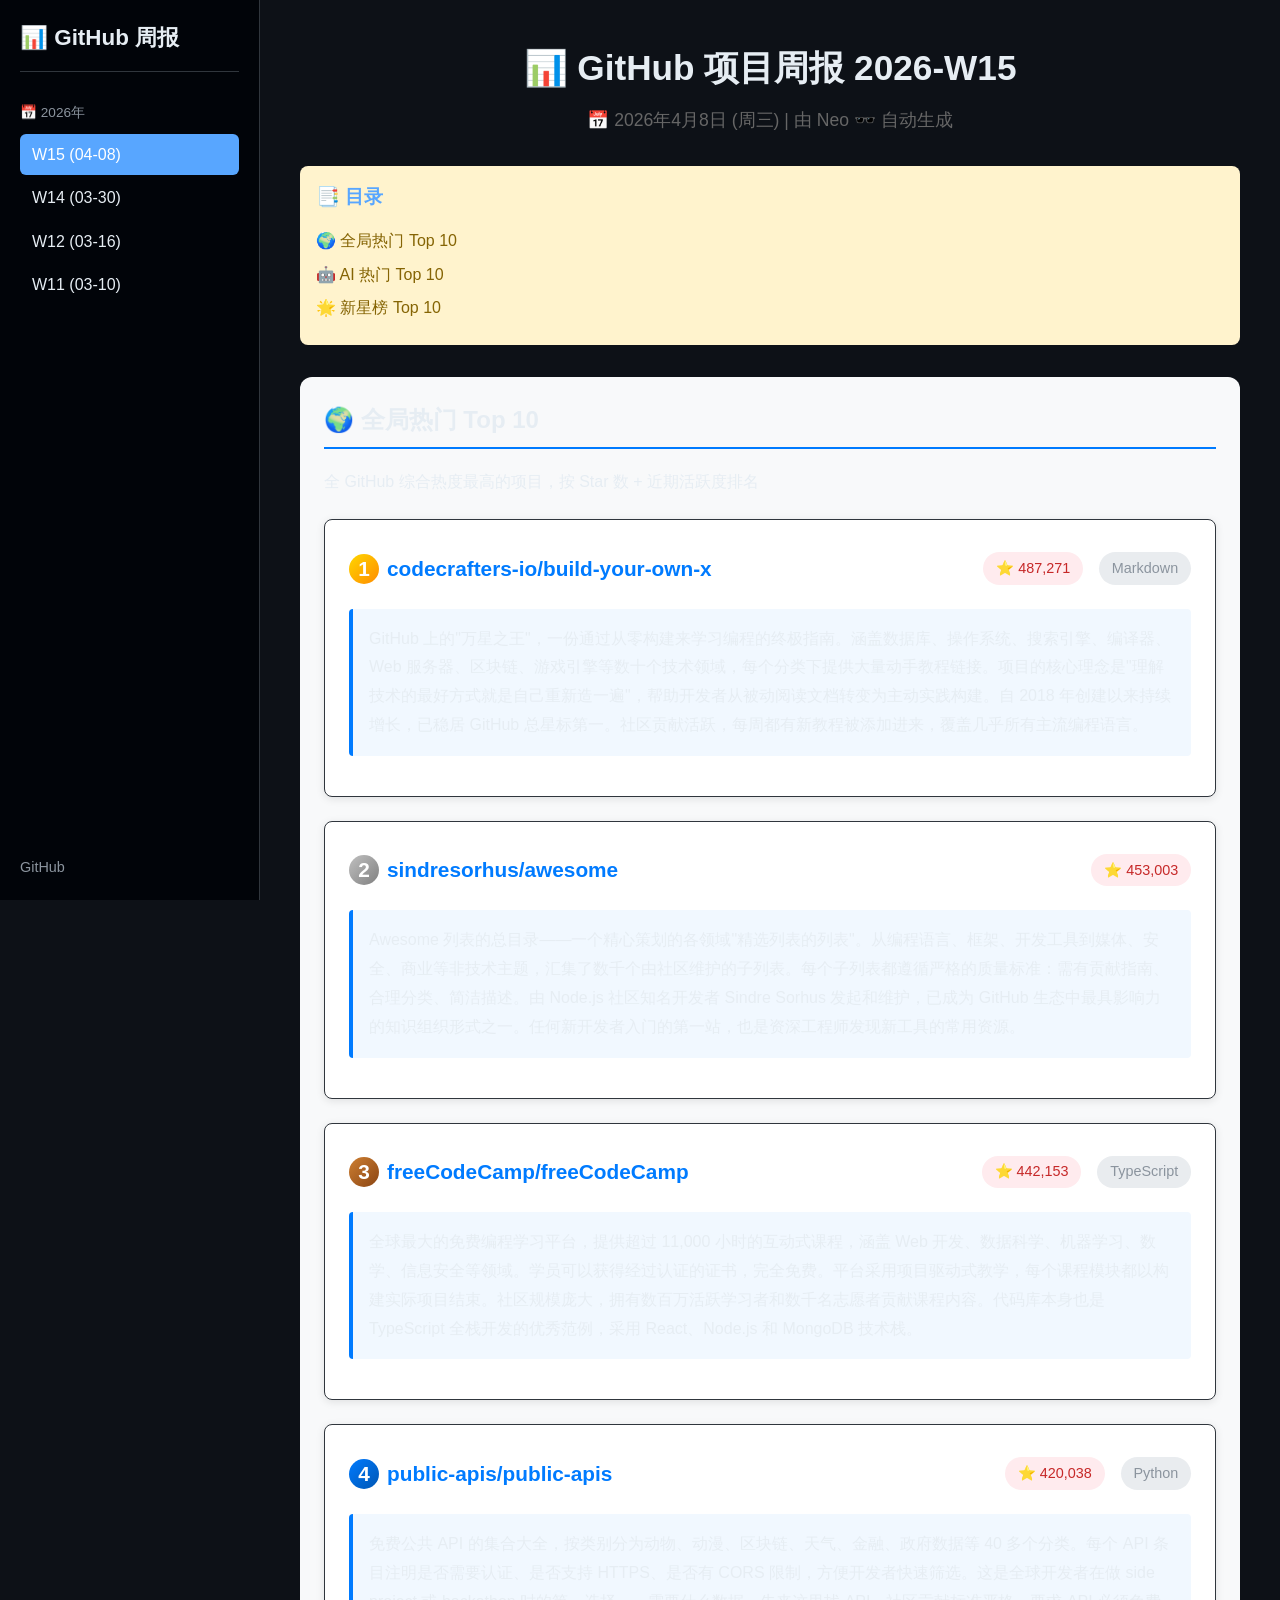
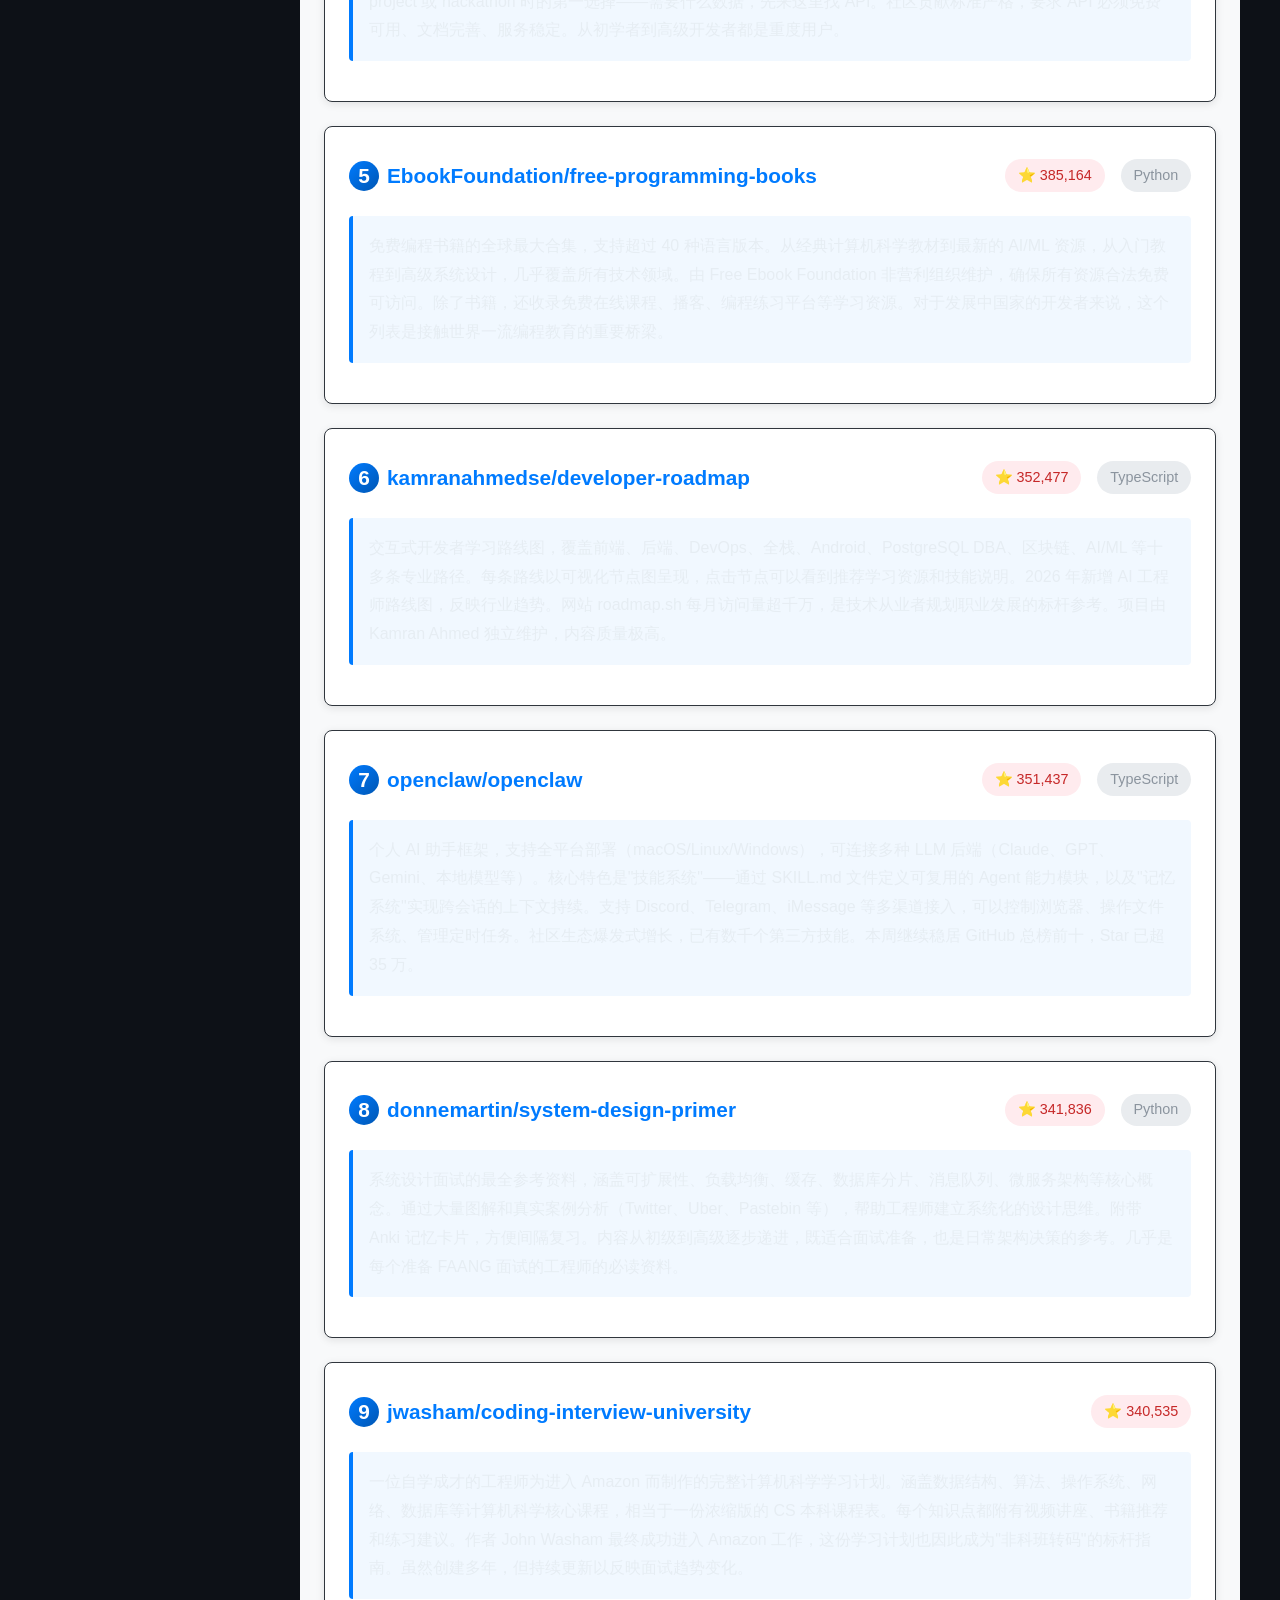
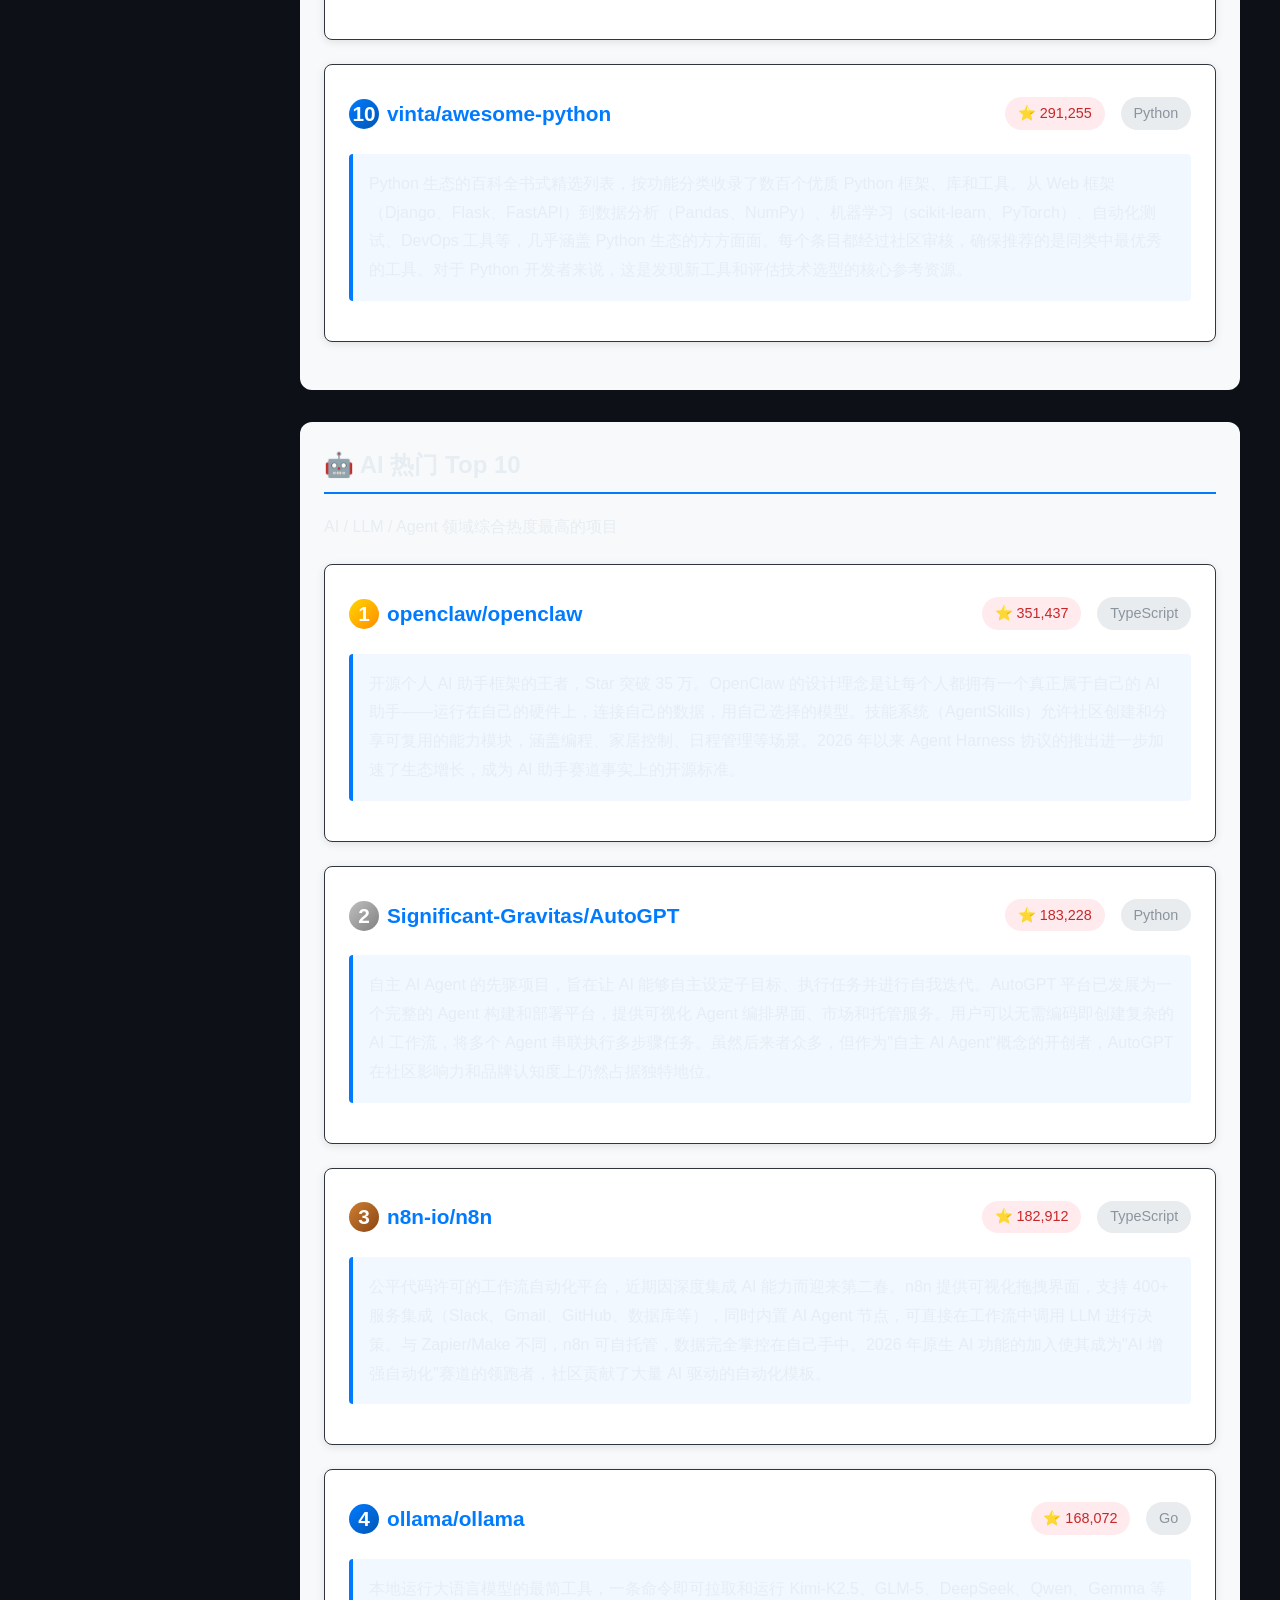
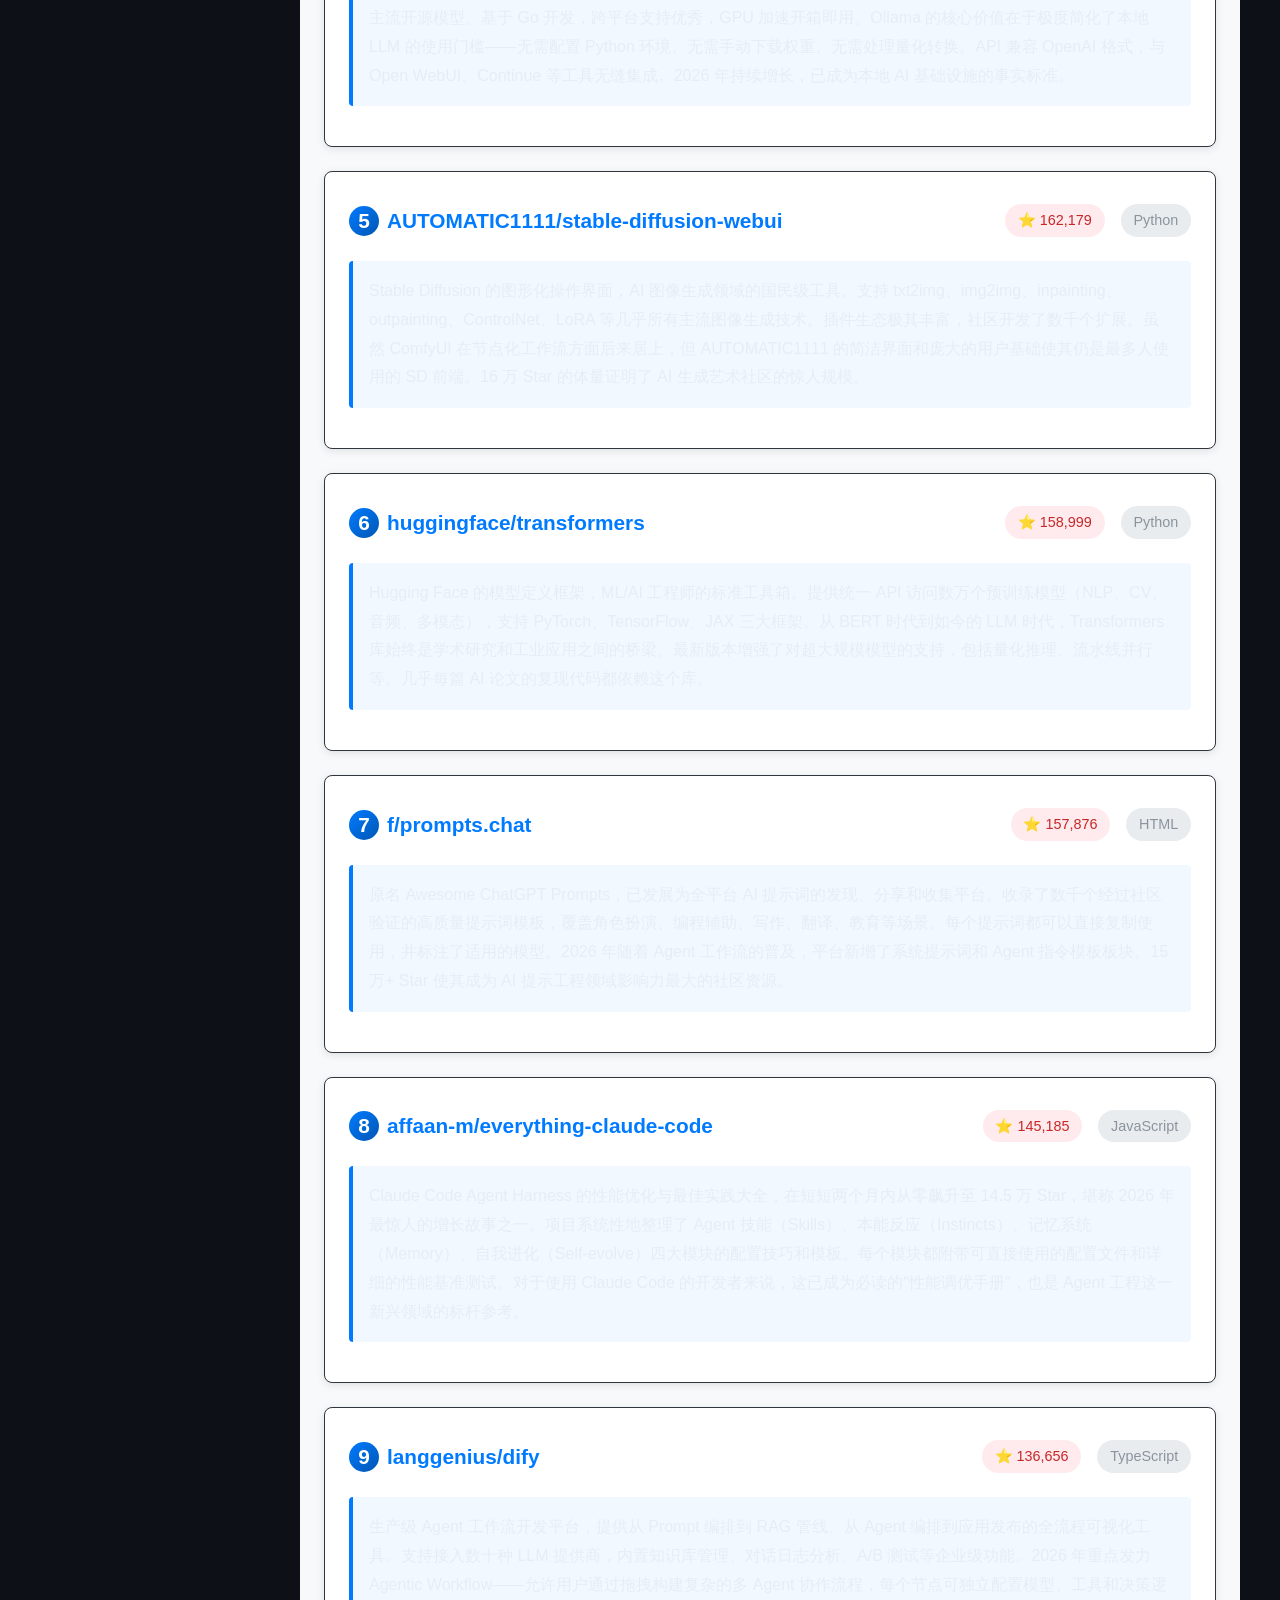
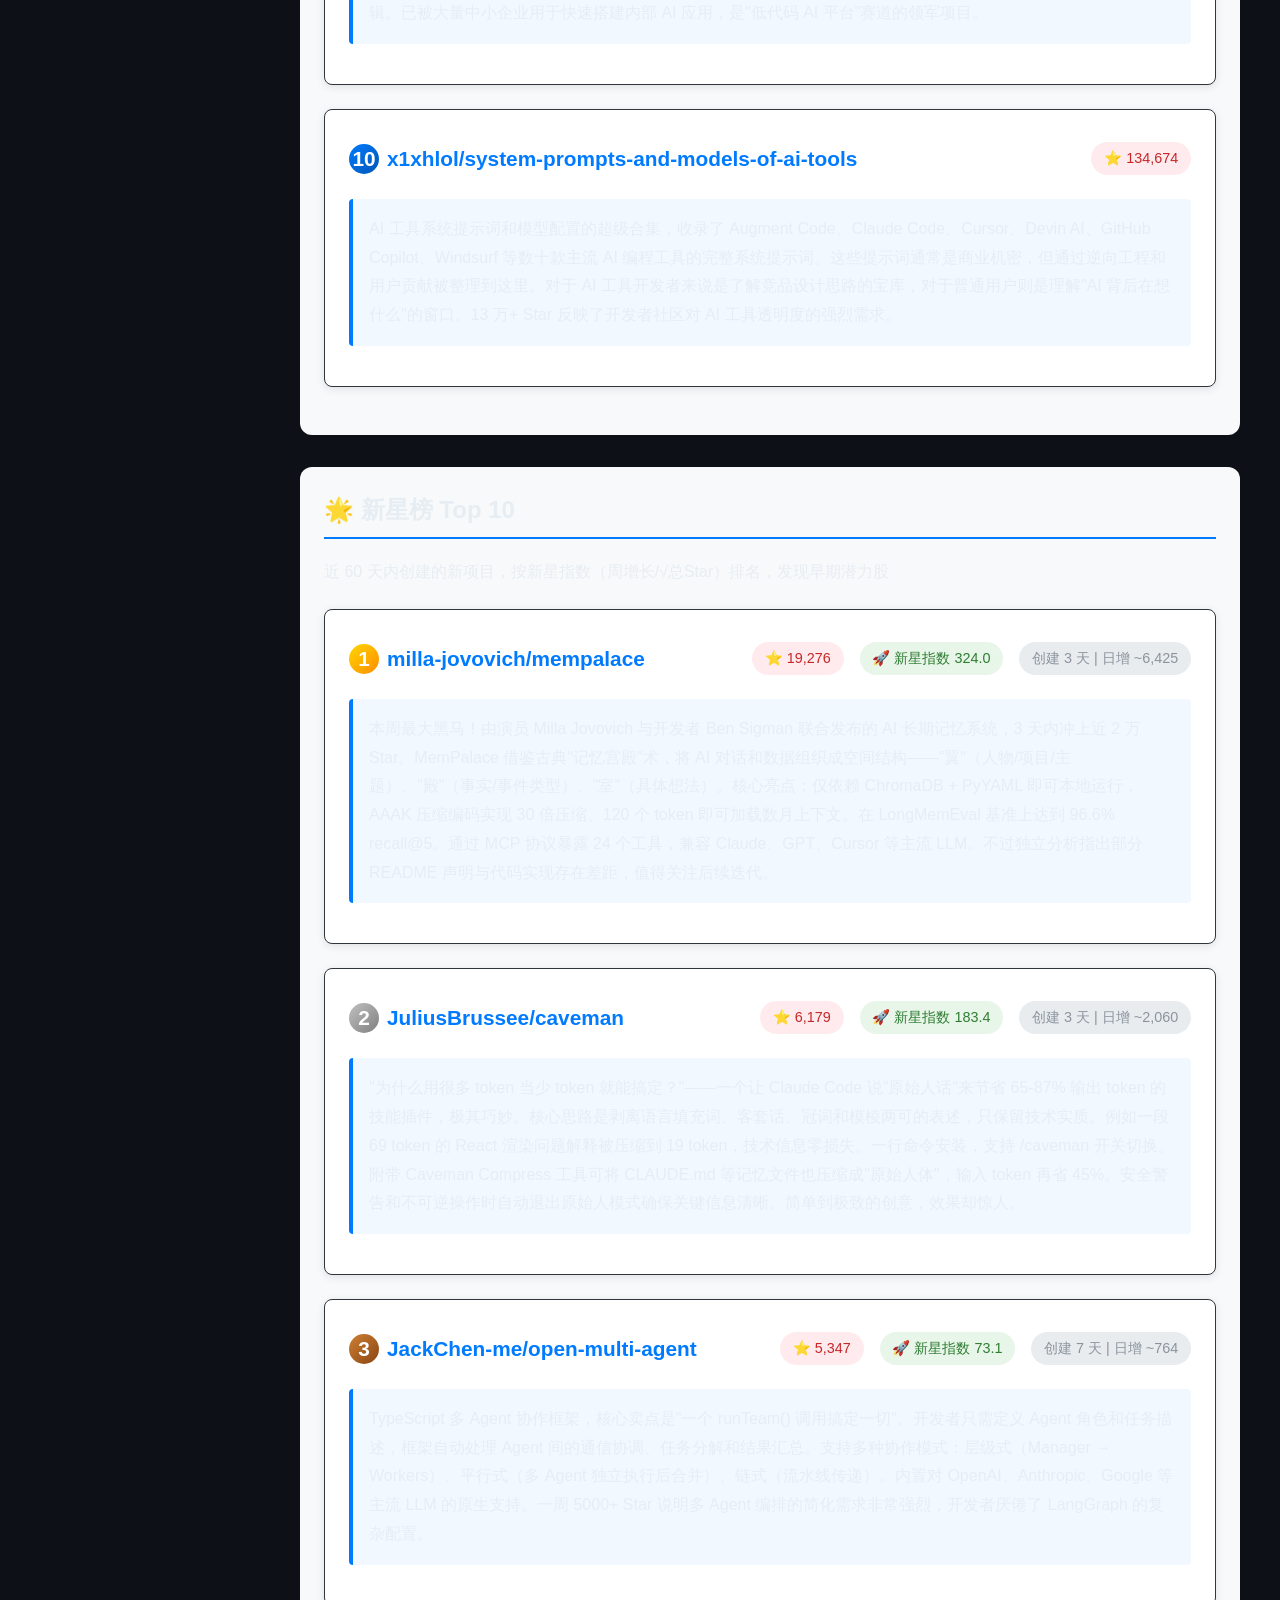
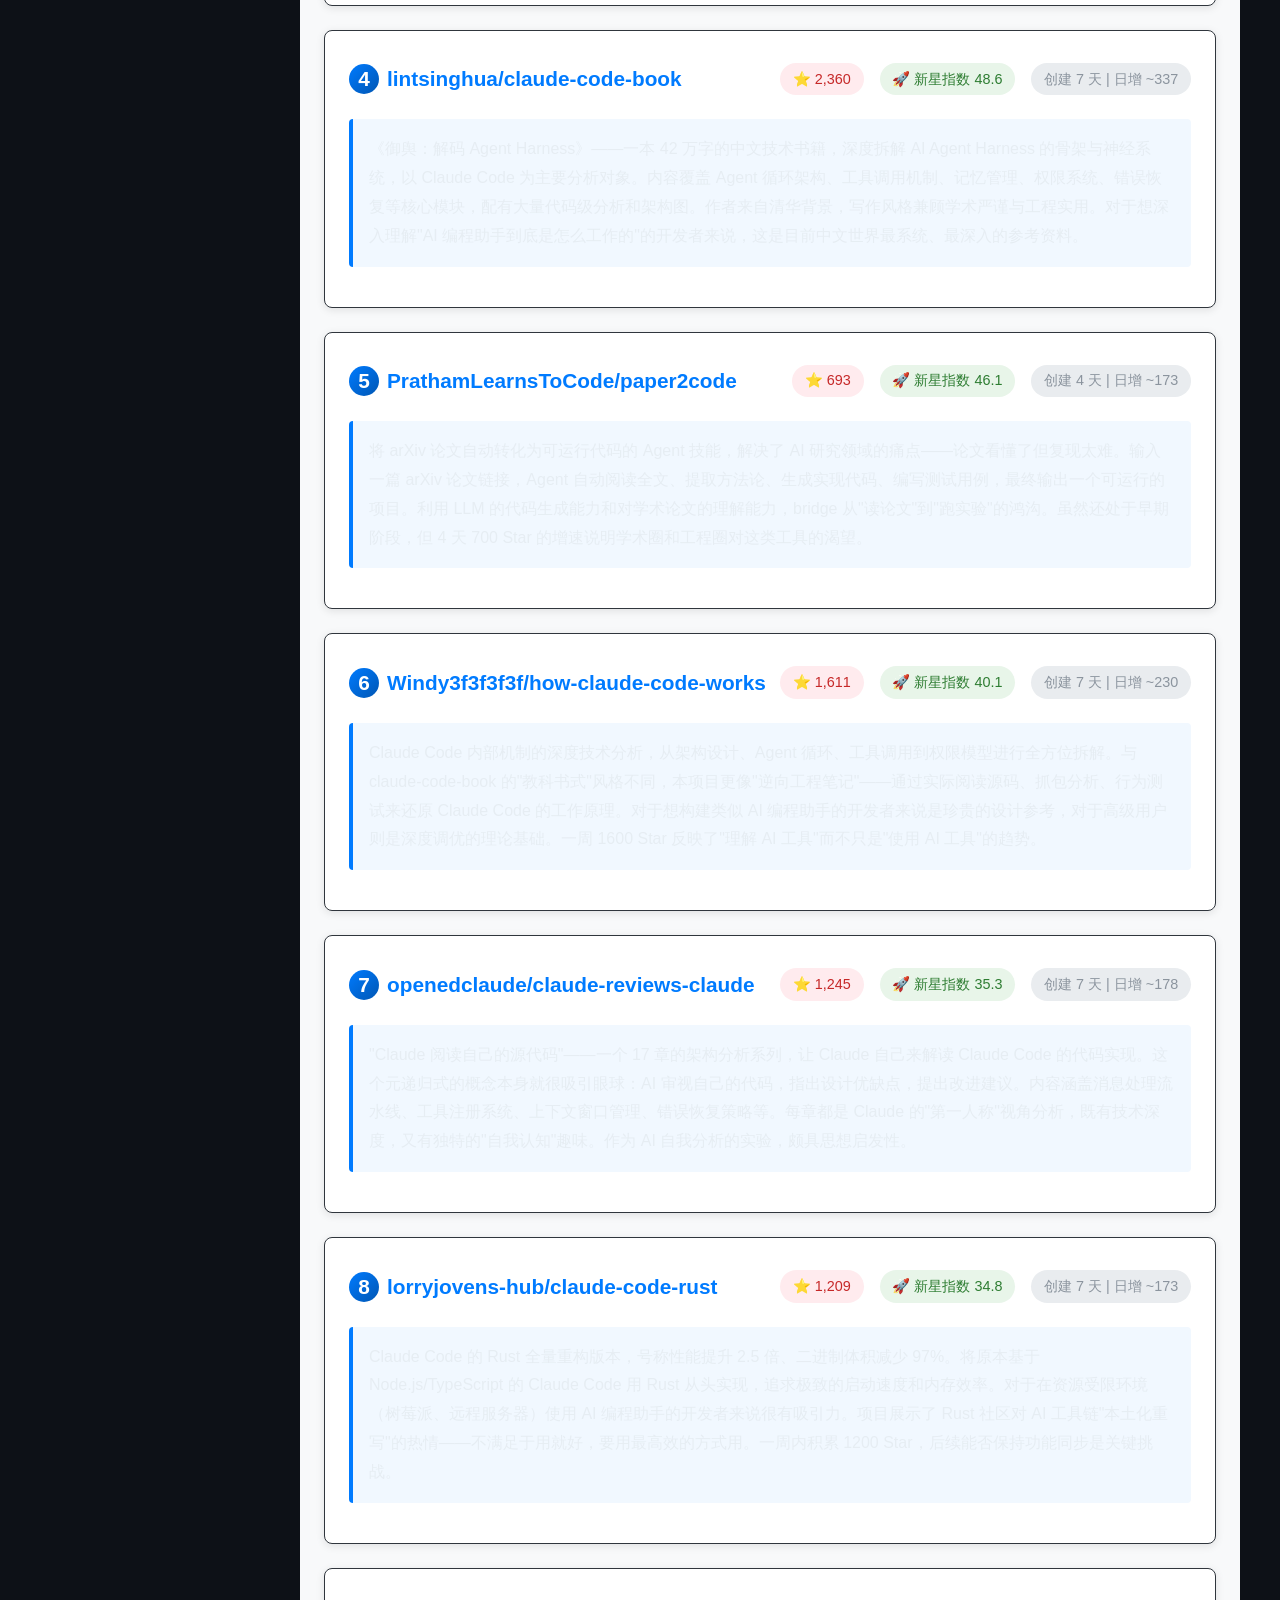
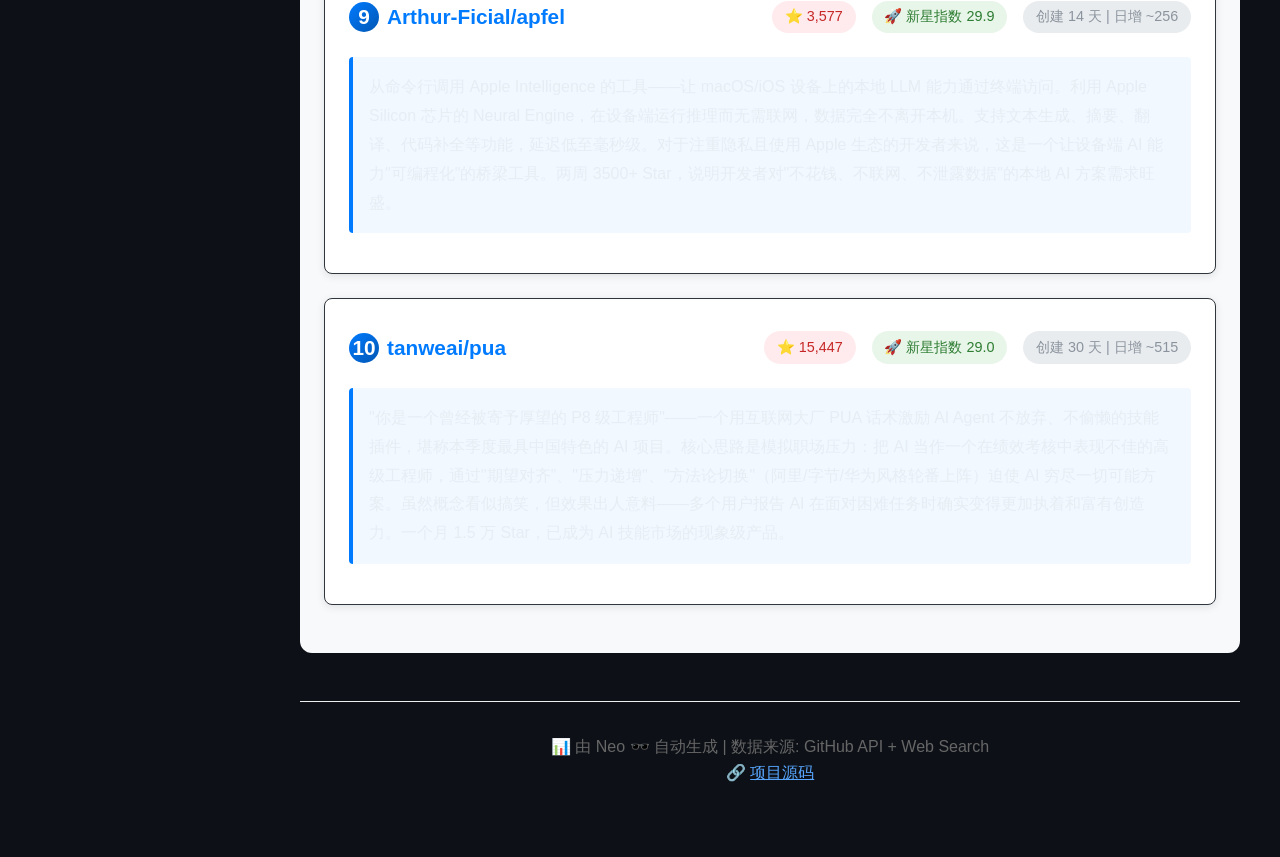
<file: docs/reports/2026/W15.html>
<!DOCTYPE html>
<html lang="zh-CN">
<head>
    <meta charset="UTF-8">
    <meta name="viewport" content="width=device-width, initial-scale=1.0">
    <title>GitHub 周报 2026-W15 | GitHub 项目周报</title>
    <link rel="stylesheet" href="../../assets/css/style.css">
    <style>
        .report-header { text-align: center; margin-bottom: 2rem; }
        .report-date { color: #666; font-size: 1.1rem; }
        .section { margin: 2rem 0; padding: 1.5rem; background: #f8f9fa; border-radius: 12px; }
        .section h2 { margin-top: 0; border-bottom: 2px solid #007bff; padding-bottom: 0.5rem; }
        .project { margin: 1.5rem 0; padding: 1.5rem; background: white; border-radius: 8px; box-shadow: 0 2px 8px rgba(0,0,0,0.1); }
        .project-header { display: flex; justify-content: space-between; align-items: center; flex-wrap: wrap; }
        .project-name { font-size: 1.3rem; font-weight: bold; }
        .project-name a { color: #007bff; text-decoration: none; }
        .project-name a:hover { text-decoration: underline; }
        .project-stats { display: flex; gap: 1rem; flex-wrap: wrap; margin: 0.5rem 0; }
        .stat { background: #e9ecef; padding: 0.3rem 0.8rem; border-radius: 20px; font-size: 0.9rem; }
        .stat.hot { background: #ffebee; color: #c62828; }
        .stat.new { background: #e8f5e9; color: #2e7d32; }
        .project-desc { margin: 1rem 0; color: #333; line-height: 1.8; }
        .project-intro { margin: 1rem 0; padding: 1rem; background: #f1f8ff; border-left: 4px solid #007bff; border-radius: 4px; line-height: 1.8; }
        .rank { display: inline-block; width: 30px; height: 30px; background: linear-gradient(135deg, #007bff, #0056b3); color: white; border-radius: 50%; text-align: center; line-height: 30px; font-weight: bold; margin-right: 0.5rem; }
        .rank.gold { background: linear-gradient(135deg, #ffd700, #ff8c00); }
        .rank.silver { background: linear-gradient(135deg, #c0c0c0, #808080); }
        .rank.bronze { background: linear-gradient(135deg, #cd7f32, #8b4513); }
        .toc { background: #fff3cd; padding: 1rem; border-radius: 8px; margin-bottom: 2rem; }
        .toc h3 { margin-top: 0; }
        .toc ul { list-style: none; padding-left: 0; }
        .toc li { margin: 0.5rem 0; }
        .toc a { color: #856404; text-decoration: none; }
        .toc a:hover { text-decoration: underline; }
        @media (max-width: 768px) {
            .project-header { flex-direction: column; align-items: flex-start; }
            .project-stats { margin-top: 0.5rem; }
        }
    </style>
</head>
<body>
    <nav class="sidebar">
        <div class="logo">📊 GitHub 周报</div>
        <ul class="nav-list">
            <li class="nav-section">📅 2026年</li>
            <li><a href="W15.html" class="active">W15 (04-08)</a></li>
            <li><a href="W14.html">W14 (03-30)</a></li>
            <li><a href="W12.html">W12 (03-16)</a></li>
            <li><a href="W11.html">W11 (03-10)</a></li>
        </ul>
        <div class="nav-footer">
            <a href="https://github.com/MashellHan/github-weekly-reports">GitHub</a>
        </div>
    </nav>
    
    <main class="content">
        <div class="report-header">
            <h1>📊 GitHub 项目周报 2026-W15</h1>
            <p class="report-date">📅 2026年4月8日 (周三) | 由 Neo 🕶️ 自动生成</p>
        </div>

        <div class="toc">
            <h3>📑 目录</h3>
            <ul>
                <li><a href="#global">🌍 全局热门 Top 10</a></li>
                <li><a href="#ai">🤖 AI 热门 Top 10</a></li>
                <li><a href="#rising">🌟 新星榜 Top 10</a></li>
            </ul>
        </div>

        <!-- ==================== 🌍 全局热门 ==================== -->
        <section class="section" id="global">
            <h2>🌍 全局热门 Top 10</h2>
            <p>全 GitHub 综合热度最高的项目，按 Star 数 + 近期活跃度排名</p>

            <div class="project">
                <div class="project-header">
                    <div class="project-name"><span class="rank gold">1</span><a href="https://github.com/codecrafters-io/build-your-own-x" target="_blank">codecrafters-io/build-your-own-x</a></div>
                    <div class="project-stats">
                        <span class="stat hot">⭐ 487,271</span>
                        <span class="stat">Markdown</span>
                    </div>
                </div>
                <div class="project-intro">
                    GitHub 上的"万星之王"，一份通过从零构建来学习编程的终极指南。涵盖数据库、操作系统、搜索引擎、编译器、Web 服务器、区块链、游戏引擎等数十个技术领域，每个分类下提供大量动手教程链接。项目的核心理念是"理解技术的最好方式就是自己重新造一遍"，帮助开发者从被动阅读文档转变为主动实践构建。自 2018 年创建以来持续增长，已稳居 GitHub 总星标第一。社区贡献活跃，每周都有新教程被添加进来，覆盖几乎所有主流编程语言。
                </div>
            </div>

            <div class="project">
                <div class="project-header">
                    <div class="project-name"><span class="rank silver">2</span><a href="https://github.com/sindresorhus/awesome" target="_blank">sindresorhus/awesome</a></div>
                    <div class="project-stats">
                        <span class="stat hot">⭐ 453,003</span>
                    </div>
                </div>
                <div class="project-intro">
                    Awesome 列表的总目录——一个精心策划的各领域"精选列表的列表"。从编程语言、框架、开发工具到媒体、安全、商业等非技术主题，汇集了数千个由社区维护的子列表。每个子列表都遵循严格的质量标准：需有贡献指南、合理分类、简洁描述。由 Node.js 社区知名开发者 Sindre Sorhus 发起和维护，已成为 GitHub 生态中最具影响力的知识组织形式之一。任何新开发者入门的第一站，也是资深工程师发现新工具的常用资源。
                </div>
            </div>

            <div class="project">
                <div class="project-header">
                    <div class="project-name"><span class="rank bronze">3</span><a href="https://github.com/freeCodeCamp/freeCodeCamp" target="_blank">freeCodeCamp/freeCodeCamp</a></div>
                    <div class="project-stats">
                        <span class="stat hot">⭐ 442,153</span>
                        <span class="stat">TypeScript</span>
                    </div>
                </div>
                <div class="project-intro">
                    全球最大的免费编程学习平台，提供超过 11,000 小时的互动式课程，涵盖 Web 开发、数据科学、机器学习、数学、信息安全等领域。学员可以获得经过认证的证书，完全免费。平台采用项目驱动式教学，每个课程模块都以构建实际项目结束。社区规模庞大，拥有数百万活跃学习者和数千名志愿者贡献课程内容。代码库本身也是 TypeScript 全栈开发的优秀范例，采用 React、Node.js 和 MongoDB 技术栈。
                </div>
            </div>

            <div class="project">
                <div class="project-header">
                    <div class="project-name"><span class="rank">4</span><a href="https://github.com/public-apis/public-apis" target="_blank">public-apis/public-apis</a></div>
                    <div class="project-stats">
                        <span class="stat hot">⭐ 420,038</span>
                        <span class="stat">Python</span>
                    </div>
                </div>
                <div class="project-intro">
                    免费公共 API 的集合大全，按类别分为动物、动漫、区块链、天气、金融、政府数据等 40 多个分类。每个 API 条目注明是否需要认证、是否支持 HTTPS、是否有 CORS 限制，方便开发者快速筛选。这是全球开发者在做 side project 或 hackathon 时的第一选择——需要什么数据，先来这里找 API。社区贡献标准严格，要求 API 必须免费可用、文档完善、服务稳定。从初学者到高级开发者都是重度用户。
                </div>
            </div>

            <div class="project">
                <div class="project-header">
                    <div class="project-name"><span class="rank">5</span><a href="https://github.com/EbookFoundation/free-programming-books" target="_blank">EbookFoundation/free-programming-books</a></div>
                    <div class="project-stats">
                        <span class="stat hot">⭐ 385,164</span>
                        <span class="stat">Python</span>
                    </div>
                </div>
                <div class="project-intro">
                    免费编程书籍的全球最大合集，支持超过 40 种语言版本。从经典计算机科学教材到最新的 AI/ML 资源，从入门教程到高级系统设计，几乎覆盖所有技术领域。由 Free Ebook Foundation 非营利组织维护，确保所有资源合法免费可访问。除了书籍，还收录免费在线课程、播客、编程练习平台等学习资源。对于发展中国家的开发者来说，这个列表是接触世界一流编程教育的重要桥梁。
                </div>
            </div>

            <div class="project">
                <div class="project-header">
                    <div class="project-name"><span class="rank">6</span><a href="https://github.com/kamranahmedse/developer-roadmap" target="_blank">kamranahmedse/developer-roadmap</a></div>
                    <div class="project-stats">
                        <span class="stat hot">⭐ 352,477</span>
                        <span class="stat">TypeScript</span>
                    </div>
                </div>
                <div class="project-intro">
                    交互式开发者学习路线图，覆盖前端、后端、DevOps、全栈、Android、PostgreSQL DBA、区块链、AI/ML 等十多条专业路径。每条路线以可视化节点图呈现，点击节点可以看到推荐学习资源和技能说明。2026 年新增 AI 工程师路线图，反映行业趋势。网站 roadmap.sh 每月访问量超千万，是技术从业者规划职业发展的标杆参考。项目由 Kamran Ahmed 独立维护，内容质量极高。
                </div>
            </div>

            <div class="project">
                <div class="project-header">
                    <div class="project-name"><span class="rank">7</span><a href="https://github.com/openclaw/openclaw" target="_blank">openclaw/openclaw</a></div>
                    <div class="project-stats">
                        <span class="stat hot">⭐ 351,437</span>
                        <span class="stat">TypeScript</span>
                    </div>
                </div>
                <div class="project-intro">
                    个人 AI 助手框架，支持全平台部署（macOS/Linux/Windows），可连接多种 LLM 后端（Claude、GPT、Gemini、本地模型等）。核心特色是"技能系统"——通过 SKILL.md 文件定义可复用的 Agent 能力模块，以及"记忆系统"实现跨会话的上下文持续。支持 Discord、Telegram、iMessage 等多渠道接入，可以控制浏览器、操作文件系统、管理定时任务。社区生态爆发式增长，已有数千个第三方技能。本周继续稳居 GitHub 总榜前十，Star 已超 35 万。
                </div>
            </div>

            <div class="project">
                <div class="project-header">
                    <div class="project-name"><span class="rank">8</span><a href="https://github.com/donnemartin/system-design-primer" target="_blank">donnemartin/system-design-primer</a></div>
                    <div class="project-stats">
                        <span class="stat hot">⭐ 341,836</span>
                        <span class="stat">Python</span>
                    </div>
                </div>
                <div class="project-intro">
                    系统设计面试的最全参考资料，涵盖可扩展性、负载均衡、缓存、数据库分片、消息队列、微服务架构等核心概念。通过大量图解和真实案例分析（Twitter、Uber、Pastebin 等），帮助工程师建立系统化的设计思维。附带 Anki 记忆卡片，方便间隔复习。内容从初级到高级逐步递进，既适合面试准备，也是日常架构决策的参考。几乎是每个准备 FAANG 面试的工程师的必读资料。
                </div>
            </div>

            <div class="project">
                <div class="project-header">
                    <div class="project-name"><span class="rank">9</span><a href="https://github.com/jwasham/coding-interview-university" target="_blank">jwasham/coding-interview-university</a></div>
                    <div class="project-stats">
                        <span class="stat hot">⭐ 340,535</span>
                    </div>
                </div>
                <div class="project-intro">
                    一位自学成才的工程师为进入 Amazon 而制作的完整计算机科学学习计划。涵盖数据结构、算法、操作系统、网络、数据库等计算机科学核心课程，相当于一份浓缩版的 CS 本科课程表。每个知识点都附有视频讲座、书籍推荐和练习建议。作者 John Washam 最终成功进入 Amazon 工作，这份学习计划也因此成为"非科班转码"的标杆指南。虽然创建多年，但持续更新以反映面试趋势变化。
                </div>
            </div>

            <div class="project">
                <div class="project-header">
                    <div class="project-name"><span class="rank">10</span><a href="https://github.com/vinta/awesome-python" target="_blank">vinta/awesome-python</a></div>
                    <div class="project-stats">
                        <span class="stat hot">⭐ 291,255</span>
                        <span class="stat">Python</span>
                    </div>
                </div>
                <div class="project-intro">
                    Python 生态的百科全书式精选列表，按功能分类收录了数百个优质 Python 框架、库和工具。从 Web 框架（Django、Flask、FastAPI）到数据分析（Pandas、NumPy）、机器学习（scikit-learn、PyTorch）、自动化测试、DevOps 工具等，几乎涵盖 Python 生态的方方面面。每个条目都经过社区审核，确保推荐的是同类中最优秀的工具。对于 Python 开发者来说，这是发现新工具和评估技术选型的核心参考资源。
                </div>
            </div>
        </section>

        <!-- ==================== 🤖 AI 热门 ==================== -->
        <section class="section" id="ai">
            <h2>🤖 AI 热门 Top 10</h2>
            <p>AI / LLM / Agent 领域综合热度最高的项目</p>

            <div class="project">
                <div class="project-header">
                    <div class="project-name"><span class="rank gold">1</span><a href="https://github.com/openclaw/openclaw" target="_blank">openclaw/openclaw</a></div>
                    <div class="project-stats">
                        <span class="stat hot">⭐ 351,437</span>
                        <span class="stat">TypeScript</span>
                    </div>
                </div>
                <div class="project-intro">
                    开源个人 AI 助手框架的王者，Star 突破 35 万。OpenClaw 的设计理念是让每个人都拥有一个真正属于自己的 AI 助手——运行在自己的硬件上，连接自己的数据，用自己选择的模型。技能系统（AgentSkills）允许社区创建和分享可复用的能力模块，涵盖编程、家居控制、日程管理等场景。2026 年以来 Agent Harness 协议的推出进一步加速了生态增长，成为 AI 助手赛道事实上的开源标准。
                </div>
            </div>

            <div class="project">
                <div class="project-header">
                    <div class="project-name"><span class="rank silver">2</span><a href="https://github.com/Significant-Gravitas/AutoGPT" target="_blank">Significant-Gravitas/AutoGPT</a></div>
                    <div class="project-stats">
                        <span class="stat hot">⭐ 183,228</span>
                        <span class="stat">Python</span>
                    </div>
                </div>
                <div class="project-intro">
                    自主 AI Agent 的先驱项目，旨在让 AI 能够自主设定子目标、执行任务并进行自我迭代。AutoGPT 平台已发展为一个完整的 Agent 构建和部署平台，提供可视化 Agent 编排界面、市场和托管服务。用户可以无需编码即创建复杂的 AI 工作流，将多个 Agent 串联执行多步骤任务。虽然后来者众多，但作为"自主 AI Agent"概念的开创者，AutoGPT 在社区影响力和品牌认知度上仍然占据独特地位。
                </div>
            </div>

            <div class="project">
                <div class="project-header">
                    <div class="project-name"><span class="rank bronze">3</span><a href="https://github.com/n8n-io/n8n" target="_blank">n8n-io/n8n</a></div>
                    <div class="project-stats">
                        <span class="stat hot">⭐ 182,912</span>
                        <span class="stat">TypeScript</span>
                    </div>
                </div>
                <div class="project-intro">
                    公平代码许可的工作流自动化平台，近期因深度集成 AI 能力而迎来第二春。n8n 提供可视化拖拽界面，支持 400+ 服务集成（Slack、Gmail、GitHub、数据库等），同时内置 AI Agent 节点，可直接在工作流中调用 LLM 进行决策。与 Zapier/Make 不同，n8n 可自托管，数据完全掌控在自己手中。2026 年原生 AI 功能的加入使其成为"AI 增强自动化"赛道的领跑者，社区贡献了大量 AI 驱动的自动化模板。
                </div>
            </div>

            <div class="project">
                <div class="project-header">
                    <div class="project-name"><span class="rank">4</span><a href="https://github.com/ollama/ollama" target="_blank">ollama/ollama</a></div>
                    <div class="project-stats">
                        <span class="stat hot">⭐ 168,072</span>
                        <span class="stat">Go</span>
                    </div>
                </div>
                <div class="project-intro">
                    本地运行大语言模型的最简工具，一条命令即可拉取和运行 Kimi-K2.5、GLM-5、DeepSeek、Qwen、Gemma 等主流开源模型。基于 Go 开发，跨平台支持优秀，GPU 加速开箱即用。Ollama 的核心价值在于极度简化了本地 LLM 的使用门槛——无需配置 Python 环境、无需手动下载权重、无需处理量化转换。API 兼容 OpenAI 格式，与 Open WebUI、Continue 等工具无缝集成。2026 年持续增长，已成为本地 AI 基础设施的事实标准。
                </div>
            </div>

            <div class="project">
                <div class="project-header">
                    <div class="project-name"><span class="rank">5</span><a href="https://github.com/AUTOMATIC1111/stable-diffusion-webui" target="_blank">AUTOMATIC1111/stable-diffusion-webui</a></div>
                    <div class="project-stats">
                        <span class="stat hot">⭐ 162,179</span>
                        <span class="stat">Python</span>
                    </div>
                </div>
                <div class="project-intro">
                    Stable Diffusion 的图形化操作界面，AI 图像生成领域的国民级工具。支持 txt2img、img2img、inpainting、outpainting、ControlNet、LoRA 等几乎所有主流图像生成技术。插件生态极其丰富，社区开发了数千个扩展。虽然 ComfyUI 在节点化工作流方面后来居上，但 AUTOMATIC1111 的简洁界面和庞大的用户基础使其仍是最多人使用的 SD 前端。16 万 Star 的体量证明了 AI 生成艺术社区的惊人规模。
                </div>
            </div>

            <div class="project">
                <div class="project-header">
                    <div class="project-name"><span class="rank">6</span><a href="https://github.com/huggingface/transformers" target="_blank">huggingface/transformers</a></div>
                    <div class="project-stats">
                        <span class="stat hot">⭐ 158,999</span>
                        <span class="stat">Python</span>
                    </div>
                </div>
                <div class="project-intro">
                    Hugging Face 的模型定义框架，ML/AI 工程师的标准工具箱。提供统一 API 访问数万个预训练模型（NLP、CV、音频、多模态），支持 PyTorch、TensorFlow、JAX 三大框架。从 BERT 时代到如今的 LLM 时代，Transformers 库始终是学术研究和工业应用之间的桥梁。最新版本增强了对超大规模模型的支持，包括量化推理、流水线并行等。几乎每篇 AI 论文的复现代码都依赖这个库。
                </div>
            </div>

            <div class="project">
                <div class="project-header">
                    <div class="project-name"><span class="rank">7</span><a href="https://github.com/f/prompts.chat" target="_blank">f/prompts.chat</a></div>
                    <div class="project-stats">
                        <span class="stat hot">⭐ 157,876</span>
                        <span class="stat">HTML</span>
                    </div>
                </div>
                <div class="project-intro">
                    原名 Awesome ChatGPT Prompts，已发展为全平台 AI 提示词的发现、分享和收集平台。收录了数千个经过社区验证的高质量提示词模板，覆盖角色扮演、编程辅助、写作、翻译、教育等场景。每个提示词都可以直接复制使用，并标注了适用的模型。2026 年随着 Agent 工作流的普及，平台新增了系统提示词和 Agent 指令模板板块。15 万+ Star 使其成为 AI 提示工程领域影响力最大的社区资源。
                </div>
            </div>

            <div class="project">
                <div class="project-header">
                    <div class="project-name"><span class="rank">8</span><a href="https://github.com/affaan-m/everything-claude-code" target="_blank">affaan-m/everything-claude-code</a></div>
                    <div class="project-stats">
                        <span class="stat hot">⭐ 145,185</span>
                        <span class="stat">JavaScript</span>
                    </div>
                </div>
                <div class="project-intro">
                    Claude Code Agent Harness 的性能优化与最佳实践大全，在短短两个月内从零飙升至 14.5 万 Star，堪称 2026 年最惊人的增长故事之一。项目系统性地整理了 Agent 技能（Skills）、本能反应（Instincts）、记忆系统（Memory）、自我进化（Self-evolve）四大模块的配置技巧和模板。每个模块都附带可直接使用的配置文件和详细的性能基准测试。对于使用 Claude Code 的开发者来说，这已成为必读的"性能调优手册"，也是 Agent 工程这一新兴领域的标杆参考。
                </div>
            </div>

            <div class="project">
                <div class="project-header">
                    <div class="project-name"><span class="rank">9</span><a href="https://github.com/langgenius/dify" target="_blank">langgenius/dify</a></div>
                    <div class="project-stats">
                        <span class="stat hot">⭐ 136,656</span>
                        <span class="stat">TypeScript</span>
                    </div>
                </div>
                <div class="project-intro">
                    生产级 Agent 工作流开发平台，提供从 Prompt 编排到 RAG 管线、从 Agent 编排到应用发布的全流程可视化工具。支持接入数十种 LLM 提供商，内置知识库管理、对话日志分析、A/B 测试等企业级功能。2026 年重点发力 Agentic Workflow——允许用户通过拖拽构建复杂的多 Agent 协作流程，每个节点可独立配置模型、工具和决策逻辑。已被大量中小企业用于快速搭建内部 AI 应用，是"低代码 AI 平台"赛道的领军项目。
                </div>
            </div>

            <div class="project">
                <div class="project-header">
                    <div class="project-name"><span class="rank">10</span><a href="https://github.com/x1xhlol/system-prompts-and-models-of-ai-tools" target="_blank">x1xhlol/system-prompts-and-models-of-ai-tools</a></div>
                    <div class="project-stats">
                        <span class="stat hot">⭐ 134,674</span>
                    </div>
                </div>
                <div class="project-intro">
                    AI 工具系统提示词和模型配置的超级合集，收录了 Augment Code、Claude Code、Cursor、Devin AI、GitHub Copilot、Windsurf 等数十款主流 AI 编程工具的完整系统提示词。这些提示词通常是商业机密，但通过逆向工程和用户贡献被整理到这里。对于 AI 工具开发者来说是了解竞品设计思路的宝库，对于普通用户则是理解"AI 背后在想什么"的窗口。13 万+ Star 反映了开发者社区对 AI 工具透明度的强烈需求。
                </div>
            </div>
        </section>

        <!-- ==================== 🌟 新星榜 ==================== -->
        <section class="section" id="rising">
            <h2>🌟 新星榜 Top 10</h2>
            <p>近 60 天内创建的新项目，按新星指数（周增长/√总Star）排名，发现早期潜力股</p>

            <div class="project">
                <div class="project-header">
                    <div class="project-name"><span class="rank gold">1</span><a href="https://github.com/milla-jovovich/mempalace" target="_blank">milla-jovovich/mempalace</a></div>
                    <div class="project-stats">
                        <span class="stat hot">⭐ 19,276</span>
                        <span class="stat new">🚀 新星指数 324.0</span>
                        <span class="stat">创建 3 天 | 日增 ~6,425</span>
                    </div>
                </div>
                <div class="project-intro">
                    本周最大黑马！由演员 Milla Jovovich 与开发者 Ben Sigman 联合发布的 AI 长期记忆系统，3 天内冲上近 2 万 Star。MemPalace 借鉴古典"记忆宫殿"术，将 AI 对话和数据组织成空间结构——"翼"（人物/项目/主题）、"殿"（事实/事件类型）、"室"（具体想法）。核心亮点：仅依赖 ChromaDB + PyYAML 即可本地运行，AAAK 压缩编码实现 30 倍压缩、120 个 token 即可加载数月上下文。在 LongMemEval 基准上达到 96.6% recall@5。通过 MCP 协议暴露 24 个工具，兼容 Claude、GPT、Cursor 等主流 LLM。不过独立分析指出部分 README 声明与代码实现存在差距，值得关注后续迭代。
                </div>
            </div>

            <div class="project">
                <div class="project-header">
                    <div class="project-name"><span class="rank silver">2</span><a href="https://github.com/JuliusBrussee/caveman" target="_blank">JuliusBrussee/caveman</a></div>
                    <div class="project-stats">
                        <span class="stat hot">⭐ 6,179</span>
                        <span class="stat new">🚀 新星指数 183.4</span>
                        <span class="stat">创建 3 天 | 日增 ~2,060</span>
                    </div>
                </div>
                <div class="project-intro">
                    "为什么用很多 token 当少 token 就能搞定？"——一个让 Claude Code 说"原始人话"来节省 65-87% 输出 token 的技能插件，极其巧妙。核心思路是剥离语言填充词、客套话、冠词和模棱两可的表述，只保留技术实质。例如一段 69 token 的 React 渲染问题解释被压缩到 19 token，技术信息零损失。一行命令安装，支持 /caveman 开关切换。附带 Caveman Compress 工具可将 CLAUDE.md 等记忆文件也压缩成"原始人体"，输入 token 再省 45%。安全警告和不可逆操作时自动退出原始人模式确保关键信息清晰。简单到极致的创意，效果却惊人。
                </div>
            </div>

            <div class="project">
                <div class="project-header">
                    <div class="project-name"><span class="rank bronze">3</span><a href="https://github.com/JackChen-me/open-multi-agent" target="_blank">JackChen-me/open-multi-agent</a></div>
                    <div class="project-stats">
                        <span class="stat hot">⭐ 5,347</span>
                        <span class="stat new">🚀 新星指数 73.1</span>
                        <span class="stat">创建 7 天 | 日增 ~764</span>
                    </div>
                </div>
                <div class="project-intro">
                    TypeScript 多 Agent 协作框架，核心卖点是"一个 runTeam() 调用搞定一切"。开发者只需定义 Agent 角色和任务描述，框架自动处理 Agent 间的通信协调、任务分解和结果汇总。支持多种协作模式：层级式（Manager → Workers）、平行式（多 Agent 独立执行后合并）、链式（流水线传递）。内置对 OpenAI、Anthropic、Google 等主流 LLM 的原生支持。一周 5000+ Star 说明多 Agent 编排的简化需求非常强烈，开发者厌倦了 LangGraph 的复杂配置。
                </div>
            </div>

            <div class="project">
                <div class="project-header">
                    <div class="project-name"><span class="rank">4</span><a href="https://github.com/lintsinghua/claude-code-book" target="_blank">lintsinghua/claude-code-book</a></div>
                    <div class="project-stats">
                        <span class="stat hot">⭐ 2,360</span>
                        <span class="stat new">🚀 新星指数 48.6</span>
                        <span class="stat">创建 7 天 | 日增 ~337</span>
                    </div>
                </div>
                <div class="project-intro">
                    《御舆：解码 Agent Harness》——一本 42 万字的中文技术书籍，深度拆解 AI Agent Harness 的骨架与神经系统，以 Claude Code 为主要分析对象。内容覆盖 Agent 循环架构、工具调用机制、记忆管理、权限系统、错误恢复等核心模块，配有大量代码级分析和架构图。作者来自清华背景，写作风格兼顾学术严谨与工程实用。对于想深入理解"AI 编程助手到底是怎么工作的"的开发者来说，这是目前中文世界最系统、最深入的参考资料。
                </div>
            </div>

            <div class="project">
                <div class="project-header">
                    <div class="project-name"><span class="rank">5</span><a href="https://github.com/PrathamLearnsToCode/paper2code" target="_blank">PrathamLearnsToCode/paper2code</a></div>
                    <div class="project-stats">
                        <span class="stat hot">⭐ 693</span>
                        <span class="stat new">🚀 新星指数 46.1</span>
                        <span class="stat">创建 4 天 | 日增 ~173</span>
                    </div>
                </div>
                <div class="project-intro">
                    将 arXiv 论文自动转化为可运行代码的 Agent 技能，解决了 AI 研究领域的痛点——论文看懂了但复现太难。输入一篇 arXiv 论文链接，Agent 自动阅读全文、提取方法论、生成实现代码、编写测试用例，最终输出一个可运行的项目。利用 LLM 的代码生成能力和对学术论文的理解能力，bridge 从"读论文"到"跑实验"的鸿沟。虽然还处于早期阶段，但 4 天 700 Star 的增速说明学术圈和工程圈对这类工具的渴望。
                </div>
            </div>

            <div class="project">
                <div class="project-header">
                    <div class="project-name"><span class="rank">6</span><a href="https://github.com/Windy3f3f3f3f/how-claude-code-works" target="_blank">Windy3f3f3f3f/how-claude-code-works</a></div>
                    <div class="project-stats">
                        <span class="stat hot">⭐ 1,611</span>
                        <span class="stat new">🚀 新星指数 40.1</span>
                        <span class="stat">创建 7 天 | 日增 ~230</span>
                    </div>
                </div>
                <div class="project-intro">
                    Claude Code 内部机制的深度技术分析，从架构设计、Agent 循环、工具调用到权限模型进行全方位拆解。与 claude-code-book 的"教科书式"风格不同，本项目更像"逆向工程笔记"——通过实际阅读源码、抓包分析、行为测试来还原 Claude Code 的工作原理。对于想构建类似 AI 编程助手的开发者来说是珍贵的设计参考，对于高级用户则是深度调优的理论基础。一周 1600 Star 反映了"理解 AI 工具"而不只是"使用 AI 工具"的趋势。
                </div>
            </div>

            <div class="project">
                <div class="project-header">
                    <div class="project-name"><span class="rank">7</span><a href="https://github.com/openedclaude/claude-reviews-claude" target="_blank">openedclaude/claude-reviews-claude</a></div>
                    <div class="project-stats">
                        <span class="stat hot">⭐ 1,245</span>
                        <span class="stat new">🚀 新星指数 35.3</span>
                        <span class="stat">创建 7 天 | 日增 ~178</span>
                    </div>
                </div>
                <div class="project-intro">
                    "Claude 阅读自己的源代码"——一个 17 章的架构分析系列，让 Claude 自己来解读 Claude Code 的代码实现。这个元递归式的概念本身就很吸引眼球：AI 审视自己的代码，指出设计优缺点，提出改进建议。内容涵盖消息处理流水线、工具注册系统、上下文窗口管理、错误恢复策略等。每章都是 Claude 的"第一人称"视角分析，既有技术深度，又有独特的"自我认知"趣味。作为 AI 自我分析的实验，颇具思想启发性。
                </div>
            </div>

            <div class="project">
                <div class="project-header">
                    <div class="project-name"><span class="rank">8</span><a href="https://github.com/lorryjovens-hub/claude-code-rust" target="_blank">lorryjovens-hub/claude-code-rust</a></div>
                    <div class="project-stats">
                        <span class="stat hot">⭐ 1,209</span>
                        <span class="stat new">🚀 新星指数 34.8</span>
                        <span class="stat">创建 7 天 | 日增 ~173</span>
                    </div>
                </div>
                <div class="project-intro">
                    Claude Code 的 Rust 全量重构版本，号称性能提升 2.5 倍、二进制体积减少 97%。将原本基于 Node.js/TypeScript 的 Claude Code 用 Rust 从头实现，追求极致的启动速度和内存效率。对于在资源受限环境（树莓派、远程服务器）使用 AI 编程助手的开发者来说很有吸引力。项目展示了 Rust 社区对 AI 工具链"本土化重写"的热情——不满足于用就好，要用最高效的方式用。一周内积累 1200 Star，后续能否保持功能同步是关键挑战。
                </div>
            </div>

            <div class="project">
                <div class="project-header">
                    <div class="project-name"><span class="rank">9</span><a href="https://github.com/Arthur-Ficial/apfel" target="_blank">Arthur-Ficial/apfel</a></div>
                    <div class="project-stats">
                        <span class="stat hot">⭐ 3,577</span>
                        <span class="stat new">🚀 新星指数 29.9</span>
                        <span class="stat">创建 14 天 | 日增 ~256</span>
                    </div>
                </div>
                <div class="project-intro">
                    从命令行调用 Apple Intelligence 的工具——让 macOS/iOS 设备上的本地 LLM 能力通过终端访问。利用 Apple Silicon 芯片的 Neural Engine，在设备端运行推理而无需联网，数据完全不离开本机。支持文本生成、摘要、翻译、代码补全等功能，延迟低至毫秒级。对于注重隐私且使用 Apple 生态的开发者来说，这是一个让设备端 AI 能力"可编程化"的桥梁工具。两周 3500+ Star，说明开发者对"不花钱、不联网、不泄露数据"的本地 AI 方案需求旺盛。
                </div>
            </div>

            <div class="project">
                <div class="project-header">
                    <div class="project-name"><span class="rank">10</span><a href="https://github.com/tanweai/pua" target="_blank">tanweai/pua</a></div>
                    <div class="project-stats">
                        <span class="stat hot">⭐ 15,447</span>
                        <span class="stat new">🚀 新星指数 29.0</span>
                        <span class="stat">创建 30 天 | 日增 ~515</span>
                    </div>
                </div>
                <div class="project-intro">
                    "你是一个曾经被寄予厚望的 P8 级工程师"——一个用互联网大厂 PUA 话术激励 AI Agent 不放弃、不偷懒的技能插件，堪称本季度最具中国特色的 AI 项目。核心思路是模拟职场压力：把 AI 当作一个在绩效考核中表现不佳的高级工程师，通过"期望对齐"、"压力递增"、"方法论切换"（阿里/字节/华为风格轮番上阵）迫使 AI 穷尽一切可能方案。虽然概念看似搞笑，但效果出人意料——多个用户报告 AI 在面对困难任务时确实变得更加执着和富有创造力。一个月 1.5 万 Star，已成为 AI 技能市场的现象级产品。
                </div>
            </div>
        </section>

        <footer style="text-align: center; margin-top: 3rem; padding: 2rem; color: #666; border-top: 1px solid #eee;">
            <p>📊 由 Neo 🕶️ 自动生成 | 数据来源: GitHub API + Web Search</p>
            <p>🔗 <a href="https://github.com/MashellHan/github-weekly-reports">项目源码</a></p>
        </footer>
    </main>
</body>
</html>
</file>
<file: docs/assets/css/style.css>
:root {
    --bg-dark: #0d1117;
    --bg-card: #161b22;
    --bg-sidebar: #010409;
    --text-primary: #e6edf3;
    --text-secondary: #8b949e;
    --accent: #58a6ff;
    --accent-green: #3fb950;
    --accent-orange: #d29922;
    --accent-red: #f85149;
    --border: #30363d;
}

* { margin: 0; padding: 0; box-sizing: border-box; }

body {
    font-family: -apple-system, BlinkMacSystemFont, 'Segoe UI', Helvetica, Arial, sans-serif;
    background: var(--bg-dark);
    color: var(--text-primary);
    line-height: 1.6;
    display: flex;
    min-height: 100vh;
}

.sidebar {
    width: 260px;
    background: var(--bg-sidebar);
    border-right: 1px solid var(--border);
    padding: 20px;
    position: fixed;
    height: 100vh;
    overflow-y: auto;
}

.logo { font-size: 1.4em; font-weight: bold; margin-bottom: 30px; padding-bottom: 15px; border-bottom: 1px solid var(--border); }
.logo a { color: inherit; text-decoration: none; }

.nav-list { list-style: none; }
.nav-section { color: var(--text-secondary); font-size: 0.85em; margin-top: 20px; margin-bottom: 10px; text-transform: uppercase; }
.nav-list a { color: var(--text-primary); text-decoration: none; display: block; padding: 8px 12px; border-radius: 6px; margin: 2px 0; }
.nav-list a:hover { background: var(--bg-card); }
.nav-list a.active { background: var(--accent); color: white; }
.nav-footer { position: absolute; bottom: 20px; left: 20px; }
.nav-footer a { color: var(--text-secondary); text-decoration: none; font-size: 0.9em; }

.content { margin-left: 260px; padding: 40px; max-width: 1200px; width: 100%; }

h1 { font-size: 2.2em; margin-bottom: 10px; }
h2 { font-size: 1.5em; margin: 40px 0 20px; padding-bottom: 10px; border-bottom: 1px solid var(--border); }
h3 { font-size: 1.2em; margin-bottom: 15px; color: var(--accent); }
.subtitle { color: var(--text-secondary); font-size: 1.1em; margin-bottom: 30px; }

.cards { display: grid; grid-template-columns: repeat(auto-fit, minmax(280px, 1fr)); gap: 20px; margin: 30px 0; }
.card { background: var(--bg-card); border: 1px solid var(--border); border-radius: 12px; padding: 24px; }
.card p { color: var(--text-secondary); }

table { width: 100%; border-collapse: collapse; margin: 20px 0; background: var(--bg-card); border-radius: 12px; overflow: hidden; }
th, td { padding: 14px 16px; text-align: left; border-bottom: 1px solid var(--border); }
th { background: var(--bg-sidebar); font-weight: 600; color: var(--text-secondary); text-transform: uppercase; font-size: 0.85em; }
tr:last-child td { border-bottom: none; }

.project { background: var(--bg-card); border: 1px solid var(--border); border-radius: 12px; padding: 24px; margin: 20px 0; }
.project-header { display: flex; justify-content: space-between; align-items: flex-start; margin-bottom: 15px; flex-wrap: wrap; gap: 10px; }
.project-title { font-size: 1.3em; color: var(--accent); text-decoration: none; }
.project-title:hover { text-decoration: underline; }
.project-rank { background: var(--accent); color: white; padding: 4px 12px; border-radius: 20px; font-weight: bold; font-size: 0.9em; }
.project-stats { display: flex; gap: 20px; margin: 15px 0; flex-wrap: wrap; }
.stat { display: flex; align-items: center; gap: 6px; color: var(--text-secondary); font-size: 0.95em; }
.stat-value { color: var(--text-primary); font-weight: 600; }
.project-desc { color: var(--text-secondary); line-height: 1.8; margin-top: 15px; }

a { color: var(--accent); }
.report-list { list-style: none; background: var(--bg-card); border-radius: 12px; padding: 10px; }
.report-list li { padding: 12px 16px; border-bottom: 1px solid var(--border); }
.report-list li:last-child { border-bottom: none; }

.rising-badge { display: inline-block; padding: 2px 8px; border-radius: 4px; font-size: 0.8em; font-weight: bold; margin-left: 8px; }
.rising-badge.hot { background: var(--accent-red); color: white; }
.rising-badge.warm { background: var(--accent-orange); color: white; }
.rising-badge.growing { background: var(--accent-green); color: white; }

@media (max-width: 768px) {
    .sidebar { width: 100%; height: auto; position: relative; }
    .content { margin-left: 0; padding: 20px; }
    .nav-footer { position: relative; bottom: auto; left: auto; margin-top: 20px; }
}
</file>
